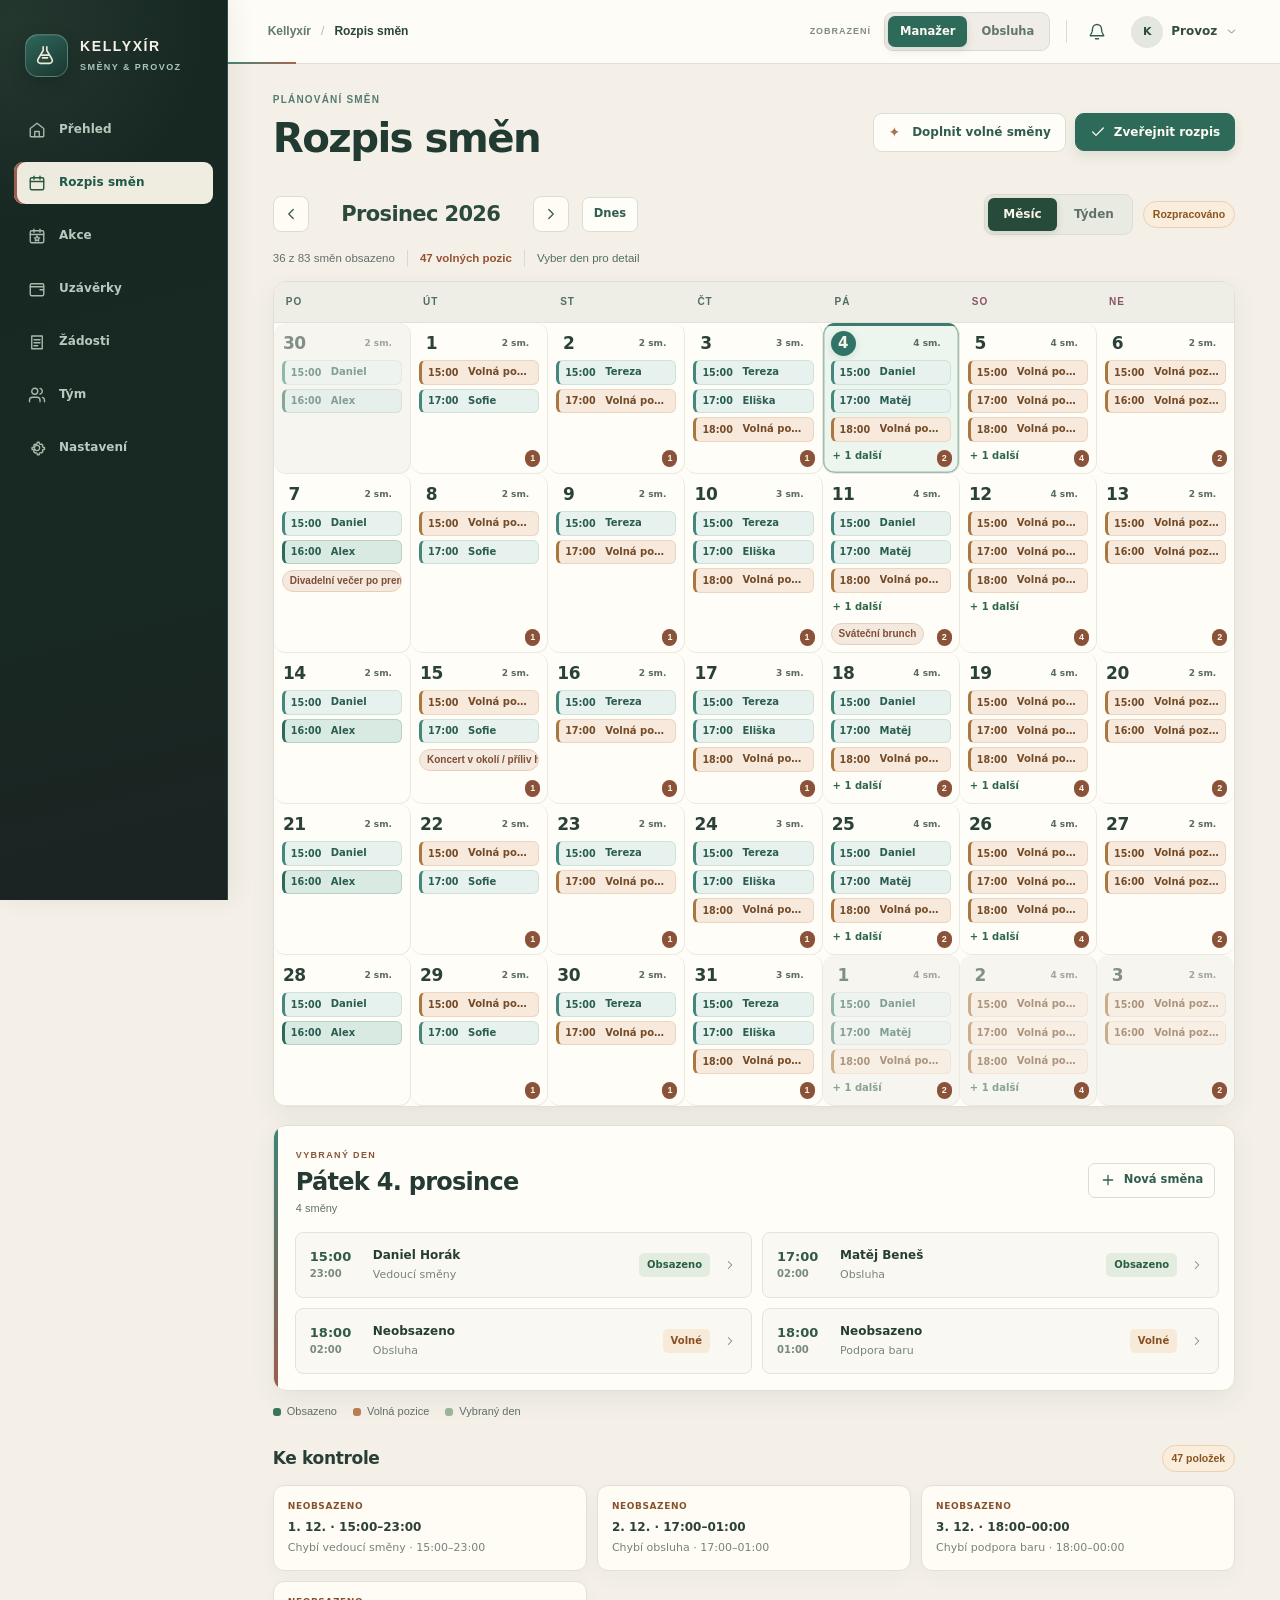
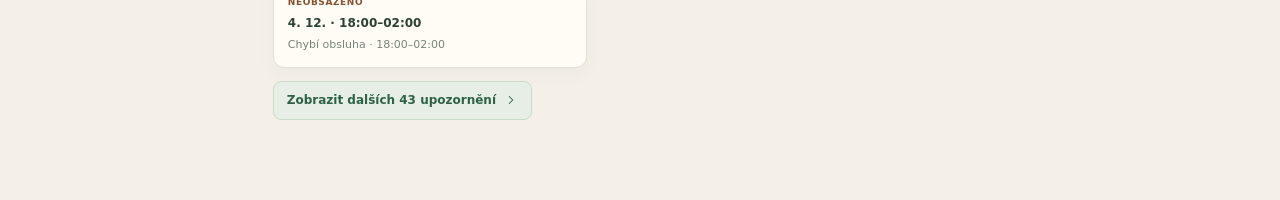
<file: index.html>
<!doctype html>
<html lang="cs">
<head>
<meta charset="UTF-8">
<meta name="robots" content="noindex,nofollow"><meta name="viewport" content="width=device-width,initial-scale=1.0"><meta name="theme-color" content="#f4f0e8">
<title>Kellyxír | Provoz a směny</title>
<style>
:root{--ink:#162023;--muted:#75807d;--line:#e8ebe7;--bg:#f6f7f4;--white:#fff;--dark:#121c20;--dark2:#1d2a2c;--lime:#d6e9ac;--accent:#527358;--accentlight:#eaf1e5;--amber:#c98d41;--red:#c4665a;--redlight:#fbefeb;--blue:#6d8d9b;--sh:0 16px 45px rgba(26,39,32,.035)}
*{box-sizing:border-box}html,body{margin:0;min-height:100%;background:var(--bg);font:14px/1.5 Inter,-apple-system,BlinkMacSystemFont,'Segoe UI',Arial,sans-serif;color:var(--ink)}button,input,select,textarea{font:inherit}button{cursor:pointer}button:disabled{opacity:.43;cursor:not-allowed}input,select,textarea{outline:none}input:focus,select:focus,textarea:focus{border-color:#6e9974!important;box-shadow:0 0 0 3px rgba(101,150,106,.12)}
.app{display:flex;min-height:100vh}.sidebar{width:244px;flex:0 0 244px;background:var(--dark);color:#f4f6f0;display:flex;flex-direction:column;padding:27px 15px;position:sticky;top:0;height:100vh}.brand{display:flex;gap:10px;align-items:center;padding:5px 12px 34px}.mark{display:grid;place-items:center;width:38px;height:38px;border:1px solid rgba(214,233,172,.5);border-radius:11px;color:#d6e9ac;font-size:21px;font-family:Georgia,serif;transform:rotate(-4deg)}.brandtext{font-weight:800;letter-spacing:.11em;font-size:17px;line-height:1.1}.brandtext small{display:block;color:#a3b6ae;font-weight:650;font-size:10px;letter-spacing:.23em;margin-top:5px}.navlabel{font-size:10px;letter-spacing:.16em;color:#7b8e8a;font-weight:750;padding:6px 15px 12px}.nav{display:grid;gap:4px}.navbtn{width:100%;border:none;background:none;color:#a9b9b1;display:flex;align-items:center;gap:13px;padding:12px 14px;border-radius:11px;text-align:left;font-weight:600;transition:.15s}.navbtn:hover{background:#283638;color:#fff}.navbtn.active{background:#d7e8bf;color:#1b3026}.navbtn svg{width:19px;height:19px;stroke-width:1.8;flex-shrink:0}.navbtn .count{margin-left:auto;font-size:11px;font-weight:800;background:rgba(255,255,255,.12);padding:1px 7px;border-radius:20px}.navbtn.active .count{background:#bbd3ae}.side-bottom{margin-top:auto;padding:14px 9px 0}.sidehint{background:#203034;border:1px solid #334345;border-radius:14px;padding:16px;font-size:12px;color:#afc0b7;line-height:1.55}.sidehint b{display:block;color:#e2eecf;margin-bottom:5px;font-size:13px}.side-foot{font-size:11px;color:#657b74;margin:19px 8px 0}.content{min-width:0;flex:1;display:flex;flex-direction:column}.topbar{height:76px;background:rgba(255,255,255,.82);border-bottom:1px solid var(--line);display:flex;align-items:center;justify-content:space-between;padding:0 36px;gap:12px}.breadcrumbs{font-size:12px;color:#95a09c;font-weight:650;letter-spacing:.035em}.breadcrumbs strong{color:#4b5b56;font-weight:750}.topright{display:flex;align-items:center;gap:10px}.mode{display:flex;align-items:center;background:#f0f2ef;padding:3px;border:1px solid #e8ebe6;border-radius:11px}.mode button{border:0;padding:7px 13px;border-radius:8px;background:none;color:#83918a;font-size:12px;font-weight:750}.mode button.active{background:white;color:#27392e;box-shadow:0 2px 7px #1e2c2d13}.avatarbtn{display:flex;align-items:center;gap:10px;background:none;border:none;padding:5px 0 5px 8px;font-weight:750;color:#263830}.avatar{background:#dfe8d8;color:#4a6653;width:34px;height:34px;border-radius:50%;display:inline-grid;place-items:center;font-size:12px;font-weight:850;flex-shrink:0}.bell{display:grid;place-items:center;border:1px solid var(--line);width:37px;height:37px;background:white;border-radius:11px;position:relative}.bell svg{width:17px}.red-dot{width:7px;height:7px;background:#d68b63;position:absolute;right:6px;top:6px;border-radius:50%;border:1px solid white}.main{padding:36px clamp(20px,4.1vw,62px) 72px;max-width:1630px;width:100%;margin:0 auto}.eyebrow{font-size:11px;letter-spacing:.16em;font-weight:850;color:#749278;text-transform:uppercase;margin-bottom:9px}.pagehead{display:flex;justify-content:space-between;align-items:flex-start;gap:20px;margin-bottom:30px}.pagehead h1{font-size:clamp(26px,2.55vw,36px);letter-spacing:-.052em;line-height:1.17;margin:0 0 9px;font-weight:780}.pagehead p{margin:0;color:var(--muted);font-size:13.5px}.headactions,.rowactions{display:flex;flex-wrap:wrap;gap:8px;align-items:center}.btn{background:white;border:1px solid #dce3da;color:#334c3c;border-radius:10px;padding:11px 15px;font-weight:750;font-size:12.5px;display:inline-flex;align-items:center;justify-content:center;gap:8px;transition:.15s;white-space:nowrap}.btn:hover{transform:translateY(-1px);border-color:#a2b3a4}.btn.primary{background:var(--dark);color:#fff;border-color:var(--dark)}.btn.primary:hover{background:#2b423d}.btn.green{background:#d7e8bf;border-color:#d7e8bf;color:#233d2b}.btn.danger{border-color:#ecd1cb;color:#a34e44}.btn.small{padding:7px 11px;font-size:11.5px;border-radius:8px}.btn.ghost{background:transparent;border-color:transparent}.btn svg,.icon svg{width:15px;height:15px;stroke-width:2}.cards{display:grid;grid-template-columns:repeat(4,minmax(0,1fr));gap:15px;margin-bottom:22px}.metric{background:white;border:1px solid var(--line);border-radius:17px;padding:21px;min-width:0;box-shadow:var(--sh)}.metriclabel{font-size:12px;color:#78877c;font-weight:680;display:flex;align-items:center;justify-content:space-between;gap:7px}.metriclabel svg{width:17px;height:17px;color:#9cb09b}.metricnum{font-size:30px;line-height:1.25;letter-spacing:-.055em;font-weight:785;margin-top:13px}.metricfoot{font-size:11.5px;color:#83918a;margin-top:5px}.metricfoot strong{color:#50795a}.two{display:grid;grid-template-columns:minmax(0,1.35fr) minmax(300px,.8fr);gap:20px}.panel{background:white;border:1px solid var(--line);border-radius:17px;box-shadow:var(--sh);overflow:hidden}.panelpad{padding:24px}.paneltitle{display:flex;align-items:center;justify-content:space-between;gap:12px;margin-bottom:22px}.paneltitle h2{font-size:16px;letter-spacing:-.02em;margin:0;font-weight:800}.panelsub{font-size:12px;color:#91a098;margin-top:2px}.mutelink{border:0;background:none;color:#53765b;font-weight:800;font-size:12px;cursor:pointer}.stack{display:grid;gap:10px}.shift-row{display:flex;align-items:center;gap:12px;padding:12px 13px;border:1px solid #edf0e9;background:#fafbf9;border-radius:12px}.shift-row .datebox{min-width:49px;min-height:50px;border-radius:10px;background:#edf2e8;display:grid;place-items:center;align-content:center;color:#48674d}.datebox b{font-size:18px;line-height:1}.datebox small{font-size:10px;font-weight:750}.shift-row .info{flex:1;min-width:0}.shift-row .info b{display:block;font-size:13px}.shift-row .info small{color:#839088;font-size:11px}.pill{border-radius:100px;background:#eff3ec;border:1px solid #e1e9dd;color:#55785c;padding:4px 9px;font-weight:750;font-size:10px;white-space:nowrap}.pill.warn{background:#fff4e8;color:#a57b3f;border-color:#f5dfc8}.pill.red{background:#fcf0ed;color:#ae6157;border-color:#efd6d0}.pill.blue{background:#eef3f6;color:#6b8594;border-color:#dce7ec}.alertrow{display:flex;align-items:flex-start;gap:11px;padding:13px 0;border-bottom:1px solid #eff1ed}.alertrow:last-child{border-bottom:none}.alertico{width:33px;height:33px;display:grid;place-items:center;border-radius:10px;background:#fcf4e8;color:#b18447;flex-shrink:0}.alertico svg{width:16px;height:16px}.alertrow b{font-size:12.5px;display:block;font-weight:800}.alertrow p{font-size:11.5px;color:#839087;margin:2px 0 0}.minihelp{color:#8a968f;font-size:12px;margin-top:12px}.quick{display:grid;grid-template-columns:repeat(3,1fr);gap:10px}.quick button{padding:16px;text-align:left;background:#f7f9f5;border:1px solid #e9eee5;border-radius:13px}.quick button:hover{background:#edf3e9}.quick b{display:block;font-size:12px;margin:8px 0 3px}.quick small{display:block;font-size:11px;color:#809087}.quick svg{width:20px;height:20px;color:#5a7d60}.progress{background:#edf1ec;height:7px;border-radius:30px;overflow:hidden;margin:14px 0 0}.progress>div{background:#a9c593;height:100%;border-radius:30px}.notice{padding:13px 16px;background:#f0f5eb;border:1px solid #dfebd7;border-radius:11px;color:#4b6850;font-size:12px;line-height:1.6;margin-bottom:20px}.notice.warn{background:#fff9ed;border-color:#f3e5cb;color:#916d39}.notice b{font-weight:800}.calendar-toolbar{display:flex;justify-content:space-between;align-items:center;gap:12px;margin-bottom:16px;flex-wrap:wrap}.weekcontrols{display:flex;gap:7px;align-items:center}.arrow{background:white;border:1px solid #e1e7df;border-radius:9px;width:36px;height:36px;display:grid;place-items:center}.arrow svg{width:16px;height:16px}.weekrange{font-weight:800;letter-spacing:-.015em;padding:0 6px}.calendar{display:grid;grid-template-columns:repeat(7,minmax(0,1fr));gap:10px}.day{background:white;border:1px solid var(--line);border-radius:13px;overflow:hidden;min-height:265px}.day.today{border-color:#a0bd99;box-shadow:inset 0 0 0 1px #a0bd99}.dayhdr{padding:16px 12px 11px;border-bottom:1px solid #f0f1ed}.dayhdr .top{display:flex;justify-content:space-between;align-items:baseline}.dayhdr small{font-size:10px;letter-spacing:.055em;text-transform:uppercase;font-weight:800;color:#93a099}.dayhdr b{font-size:20px;line-height:1;letter-spacing:-.05em}.daystatus{font-size:10px;color:#8f9a93;margin-top:8px}.daybody{padding:9px;display:grid;align-content:start;gap:7px}.shiftchip{width:100%;text-align:left;background:#f3f6f0;border:1px solid #e5ece1;border-left:3px solid #91b294;border-radius:8px;padding:9px 8px;transition:.15s}.shiftchip:hover{background:#e8f0e3}.shiftchip.open{border-color:#efdfc6;border-left-color:#d6a362;background:#fff9ef}.shiftchip.mine{background:#eaf1e3;border-left-color:#517959}.shiftchip small{display:block;color:#75907b;font-size:10px;font-weight:750}.shiftchip.open small{color:#b38951}.shiftchip b{display:block;margin:5px 0 2px;font-size:11.5px;line-height:1.2}.shiftchip span{font-size:10.5px;color:#788880}.emptyday{padding:20px 5px;color:#a7b3aa;text-align:center;font-size:11px}.dayadd{width:100%;border:1px dashed #dce7d8;border-radius:8px;background:white;padding:8px;font-size:11px;font-weight:760;color:#729076}.legend{margin-top:14px;display:flex;gap:17px;flex-wrap:wrap;color:#78867d;font-size:11px}.legend span{display:inline-flex;gap:6px;align-items:center}.dot{height:8px;width:8px;border-radius:3px;background:#93b498}.dot.amber{background:#d5a56c}.dot.dark{background:#567b5e}.sectiontop{display:flex;justify-content:space-between;gap:12px;align-items:center;margin:25px 0 13px}.sectiontop h2{font-size:17px;margin:0;letter-spacing:-.02em}.issuegrid{display:grid;grid-template-columns:repeat(3,minmax(0,1fr));gap:11px}.issue{background:white;border:1px solid var(--line);border-radius:11px;padding:14px}.issue b{font-size:12px;display:block}.issue p{font-size:11.5px;color:#7e8982;margin:4px 0 0}.issue .tag{font-size:10px;font-weight:800;display:block;color:#b78541;margin-bottom:6px}.reqs{display:grid;gap:11px}.reqcard{border:1px solid #e9ede7;border-radius:14px;padding:17px;display:flex;justify-content:space-between;align-items:center;gap:15px;background:white}.reqleft{display:flex;gap:12px;align-items:flex-start}.reqleft h3{font-size:13px;margin:0 0 5px}.reqleft p{font-size:12px;color:#7f8c83;margin:0}.reqleft small{display:block;color:#9ca99f;margin-top:6px;font-size:11px}.reqtitle{font-size:12px;font-weight:850}.reqbubble{border-radius:12px;background:#eef3ea;padding:10px;display:grid;place-items:center;color:#537458;flex-shrink:0}.reqbubble svg{width:19px;height:19px}.teamgrid{display:grid;grid-template-columns:repeat(3,minmax(0,1fr));gap:13px}.teamcard{background:white;border:1px solid var(--line);border-radius:15px;padding:20px;cursor:pointer;transition:.15s}.teamcard:hover{border-color:#b0c5b1;transform:translateY(-1px)}.teamperson{display:flex;gap:10px;align-items:center}.teamperson b{font-size:13px;display:block}.teamperson small{font-size:11px;color:#87968b}.teamstats{border-top:1px solid #edf0eb;margin-top:17px;padding-top:13px;display:flex;justify-content:space-between;gap:10px;color:#74847a;font-size:11px}.teamstats strong{display:block;font-size:17px;color:#233a2d;letter-spacing:-.04em}.formgrid{display:grid;grid-template-columns:repeat(2,minmax(0,1fr));gap:15px}.field{display:grid;gap:7px;align-content:start}.field.full{grid-column:1/-1}.field label{font-size:12px;color:#69796f;font-weight:750}.field input,.field select,.field textarea{border:1px solid #dfe6dc;padding:11px 12px;border-radius:10px;background:#fff;width:100%;color:#24372b;min-height:42px;font-size:13px}.field textarea{resize:vertical;min-height:90px}.fieldhelp{font-size:11px;color:#9aa69e}.formactions{margin-top:18px;display:flex;gap:9px;justify-content:flex-end}.availgrid{display:grid;grid-template-columns:repeat(7,minmax(0,1fr));gap:11px}.availday{padding:16px 8px;border:1px solid #e5eae3;border-radius:12px;text-align:center;background:white;cursor:pointer;min-height:145px;display:flex;flex-direction:column;align-items:center;justify-content:center}.availday.off{background:#faf0ee;border-color:#efd6d1}.availday:hover{border-color:#8fab92}.availday b{font-size:24px;letter-spacing:-.06em}.availday .t{font-size:10.5px;font-weight:850;color:#819087;text-transform:uppercase;letter-spacing:.04em}.availday .stat{font-size:11px;font-weight:800;margin-top:14px;color:#597c5e;background:#eef5eb;border-radius:20px;padding:6px 11px}.availday.off .stat{background:#fae4df;color:#aa645b}.hintbox{border:1px solid #e6ece2;background:#f8faf7;border-radius:12px;padding:18px;margin-top:20px;color:#6f7f73;font-size:12px}.myhero{background:#162620;color:white;border-radius:18px;padding:27px;display:flex;justify-content:space-between;gap:18px;align-items:center;margin-bottom:20px;position:relative;overflow:hidden}.myhero:after{content:'✧';position:absolute;font-family:Georgia,serif;font-size:180px;right:110px;top:-88px;color:#ffffff07;pointer-events:none}.myhero .tag{font-size:11px;color:#bad6ae;font-weight:750;letter-spacing:.08em;text-transform:uppercase}.myhero h2{font-size:clamp(23px,2.6vw,34px);letter-spacing:-.04em;margin:7px 0 4px}.myhero p{margin:0;color:#b9cabe;font-size:12px}.myhero .btn{z-index:1}.empty{padding:37px 17px;text-align:center;color:#8e9b92;font-size:13px}.empty svg{display:block;width:34px;height:34px;color:#c4d3c2;margin:0 auto 11px}.profilehero{display:flex;align-items:center;gap:20px}.bigavatar{display:grid;place-items:center;width:76px;height:76px;border-radius:21px;background:#dce9d6;font-size:24px;font-weight:850;color:#4f7656}.profilehero h2{font-size:23px;margin:0 0 3px;letter-spacing:-.03em}.profilehero p{margin:0;color:#849188}.activity{display:flex;gap:12px;padding:13px 0;border-bottom:1px solid #f0f1ed;font-size:12px}.activity:last-child{border:0}.actdot{height:9px;width:9px;border-radius:50%;background:#a8c296;margin-top:5px;flex-shrink:0}.activity small{display:block;color:#99a69e;font-size:11px;margin-top:2px}.money{font-weight:800}.mobmenu{display:none}.mobshade{display:none}.modalcover{position:fixed;z-index:20;inset:0;background:rgba(14,24,18,.48);display:grid;place-items:center;padding:16px;backdrop-filter:blur(3px)}.modal{width:min(100%,520px);max-height:min(90vh,800px);overflow:auto;background:white;border-radius:18px;box-shadow:0 25px 80px #172a2345}.modalheader{padding:23px 25px 18px;border-bottom:1px solid #edf0ea;display:flex;align-items:flex-start;justify-content:space-between;gap:15px}.modalheader h2{font-size:20px;letter-spacing:-.03em;margin:0}.modalheader p{color:#8b988f;font-size:12px;margin:4px 0 0}.modalcontent{padding:23px 25px 25px}.close{border:0;background:#f3f5f1;width:31px;height:31px;display:grid;place-items:center;border-radius:9px;color:#536c59}.close svg{width:17px}.toastbox{position:fixed;bottom:22px;right:22px;z-index:50;display:grid;gap:8px}.toast{background:#1c3227;color:white;padding:13px 16px;border-radius:11px;box-shadow:0 12px 35px #122a2050;font-size:12px;max-width:360px;animation:pop .15s ease}.toast.error{background:#7d3e34}@keyframes pop{from{transform:translateY(8px);opacity:0}to{transform:translateY(0);opacity:1}}.inlinebox{background:#f8faf6;border:1px solid #e7eee5;padding:12px;border-radius:10px;margin:14px 0;font-size:12px;color:#738478}.tabhead{display:flex;gap:10px;align-items:center;margin-bottom:20px;flex-wrap:wrap}.tab{background:#fff;border:1px solid #e2e8dd;padding:8px 14px;border-radius:9px;color:#79887d;font-size:12px;font-weight:760}.tab.active{background:#e6eedf;border-color:#cddfc5;color:#43684a}a{color:#54785c}
@media(max-width:1160px){.sidebar{width:211px;flex-basis:211px}.topbar{padding:0 23px}.main{padding:30px 25px}.cards{grid-template-columns:repeat(2,1fr)}.calendar{gap:6px}.dayhdr{padding:12px 8px}.daybody{padding:6px}.shiftchip{padding:8px 6px}.teamgrid{grid-template-columns:repeat(2,1fr)}}
@media(max-width:850px){.sidebar{position:fixed;z-index:12;left:0;top:0;transform:translateX(-100%);transition:transform .2s;height:100dvh}.sidebar.show{transform:none}.mobshade.show{display:block;position:fixed;z-index:11;inset:0;background:#0d18187b}.mobmenu{display:grid;place-items:center;border:0;background:transparent;color:#283b31;margin-right:5px}.mobmenu svg{width:21px}.topbar{height:67px;padding:0 16px}.topbar .breadcrumbs{display:none}.topright{margin-left:auto}.pagehead{flex-wrap:wrap}.two{grid-template-columns:1fr}.calendar{grid-template-columns:repeat(4,minmax(0,1fr))}.day{min-height:210px}.issuegrid{grid-template-columns:repeat(2,1fr)}.main{padding:24px 15px}.pagehead h1{font-size:28px}.teamgrid{grid-template-columns:repeat(2,1fr)}}
@media(max-width:560px){.avatarbtn .who{display:none}.mode button{font-size:11px;padding:7px 8px}.topright{gap:6px}.topbar{padding:0 11px}.pagehead{margin-bottom:23px}.headactions{width:100%}.headactions .btn{flex:1}.cards{gap:9px}.metric{padding:15px}.metricnum{font-size:25px}.calendar{grid-template-columns:repeat(2,minmax(0,1fr))}.day{min-height:195px}.dayhdr{display:flex;align-items:center;gap:10px}.dayhdr .top{gap:8px;align-items:center}.daystatus{margin:0}.availgrid{grid-template-columns:repeat(2,1fr)}.availday{min-height:115px}.quick{grid-template-columns:1fr}.issuegrid,.teamgrid,.formgrid{grid-template-columns:1fr}.field.full{grid-column:auto}.reqcard{align-items:flex-start;flex-direction:column}.reqcard .rowactions{padding-left:43px}.myhero{padding:23px;align-items:flex-start;flex-direction:column}.myhero .btn{width:100%}.profilehero{gap:13px}.panelpad{padding:18px}.modalheader,.modalcontent{padding:18px}.weekrange{font-size:12px}.weekcontrols{gap:4px}}

/* Kellyxír — refinované rozhraní 02 */
:root{--ink:#202923;--muted:#79867d;--line:#e7eae4;--bg:#f7f8f5;--white:#fff;--dark:#1e302a;--dark2:#28483c;--lime:#dce9d8;--accent:#33654f;--accentlight:#ecf3ed;--amber:#b88045;--red:#b9685a;--redlight:#fbefec;--blue:#6d8d9b;--sh:0 2px 12px rgba(25,38,29,.018)}
html,body{font-family:Inter,ui-sans-serif,-apple-system,BlinkMacSystemFont,'Segoe UI',Arial,sans-serif;font-size:14px;line-height:1.45;color:var(--ink);background:var(--bg);-webkit-font-smoothing:antialiased}
button{-webkit-tap-highlight-color:transparent}
button:focus-visible,[role="button"]:focus-visible{outline:2px solid #42745b;outline-offset:3px}
.ui-icon{display:block;width:18px;height:18px;flex:none;vertical-align:middle;stroke-width:1.75}
svg{vertical-align:middle}
.app{background:var(--bg)}
.sidebar{width:228px;flex-basis:228px;background:#fff;color:#293a30;padding:30px 14px 18px;border-right:1px solid #e8ece6;box-shadow:none;z-index:4}
.brand{padding:3px 10px 56px;gap:11px;align-items:center}
.mark{width:38px;height:38px;transform:none;border:none;border-radius:11px;background:#213f33;color:#edf7e9;font:italic 26px/1 Georgia,'Times New Roman',serif;position:relative;display:grid;place-items:center;letter-spacing:-.12em;padding-right:4px}
.mark-dot{position:absolute;right:6px;top:7px;width:4px;height:4px;background:#b4d4a4;border-radius:50%}
.brandtext{font-size:15px;letter-spacing:.10em;font-weight:840;color:#20372b;line-height:1.12}
.brandtext small{font-size:9px;letter-spacing:.17em;color:#9ba69c;margin-top:6px;font-weight:700}
.navlabel,.sidebar-label{color:#9ba69d;font-size:10px;letter-spacing:.125em;font-weight:760;padding:0 12px 14px}
.nav{gap:5px}
.navbtn{color:#68776b;min-height:44px;border-radius:9px;padding:11px 12px;font-size:13px;font-weight:620;gap:13px;transition:background .12s ease,color .12s ease}
.navbtn .ui-icon{width:18px;height:18px;stroke-width:1.85;color:#8c9a8f}
.navbtn:hover{background:#f4f7f2;color:#274837}
.navbtn.active{background:#edf3eb;color:#24533d;font-weight:750}
.navbtn.active .ui-icon{color:#32654c}
.navbtn .count{background:#f1f2ef;color:#6a816e;font-size:11px;font-weight:700;line-height:1.5;padding:1px 7px}
.navbtn.active .count{background:#d8e6d5;color:#38634a}
.side-bottom{border-top:1px solid #edf0ea;margin-top:auto;padding:25px 0 3px}
.sidebar-label{padding:0 12px 11px}
.workplace{display:flex;gap:10px;align-items:center;padding:10px 12px;border-radius:10px;background:#f7f8f5}
.workplace-symbol{width:33px;height:33px;flex:none;display:grid;place-items:center;border-radius:8px;border:1px solid #d8e3d6;background:#ebf1e8;color:#3d6650;font:italic 21px Georgia,serif}
.workplace strong{display:block;color:#33443b;font-size:12px;font-weight:780;line-height:1.2}
.workplace small{display:block;color:#9aa59a;font-size:11px;margin-top:3px}
.workplace-status{width:7px;height:7px;border-radius:50%;background:#90b58f;margin-left:auto}
.content{min-width:0}
.topbar{height:70px;min-height:70px;background:#fff;border-color:var(--line);padding:0 clamp(22px,3.1vw,48px)}
.header-left{display:flex;align-items:center;gap:12px;min-width:0}
.breadcrumbs{font-size:12px;letter-spacing:0;color:#9da79d;display:flex;align-items:center;gap:10px;white-space:nowrap}
.breadcrumbs strong{font-weight:720;color:#37483d}
.crumb-root{color:#89968c;font-weight:650}
.crumb-slash{color:#c9d0ca;font-weight:450}
.topright{gap:13px}
.mode-label{font-size:10px;letter-spacing:.12em;color:#a2ada4;font-weight:780;margin-right:0}
.mode{border-radius:9px;background:#f4f6f2;border:1px solid #e9eee8;padding:3px;gap:2px}
.mode button{font-size:11.5px;border-radius:6px;padding:7px 12px;font-weight:700;color:#8c998f;min-height:29px}
.mode button.active{box-shadow:0 1px 3px rgba(21,38,27,.08);color:#1d4933;background:#fff}
.header-divider{height:23px;width:1px;background:#e8ebe5;display:block;margin-left:3px}
.bell{border:0;background:transparent;width:33px;height:35px;border-radius:8px;color:#65766a;display:grid;place-items:center}
.bell:hover{background:#f1f4ef}
.bell .ui-icon{width:18px;height:18px}
.bell .red-dot{display:none}
.avatarbtn{padding:4px 2px 4px 5px;color:#3e5044;gap:8px;font-size:12px;font-weight:720}
.avatarbtn .avatar{background:#e8eee5!important;color:#42604d;width:32px;height:32px;font-size:11px}
.avatarbtn>.ui-icon{width:13px;height:13px;transform:rotate(90deg);color:#94a198}
.main{padding:37px clamp(22px,3.5vw,52px) 80px;max-width:1580px}
.eyebrow{font-size:10px;letter-spacing:.13em;color:#5a7d66;margin-bottom:9px;font-weight:770}
.pagehead{align-items:center;margin-bottom:29px;gap:18px}
.pagehead-copy{min-width:0}
.pagehead h1{font-size:clamp(26px,2.3vw,33px);font-weight:750;letter-spacing:-.046em;line-height:1.2;color:#1e2a23;margin:0 0 7px}
.pagehead p{font-size:13px;line-height:1.45;color:#859086}
.headactions{gap:9px}
.btn{min-height:39px;border-radius:8px;padding:10px 14px;font-size:12px;font-weight:710;letter-spacing:0;border:1px solid #dfe6dd;box-shadow:none;color:#355640;gap:9px}
.btn:hover{transform:none;background:#f8faf6;border-color:#b7cbbb}
.btn.primary{background:#294d3a;color:#fff;border-color:#294d3a}
.btn.primary:hover{background:#1e3b2d;border-color:#1e3b2d}
.btn.green,.btn.outline{background:#fff;color:#2f674c;border:1px solid #c9d9c9}
.btn.green:hover,.btn.outline:hover{background:#edf4ed;border-color:#9fbea4}
.btn.small{padding:7px 11px;min-height:31px;font-size:11.5px;border-radius:7px}
.btn.danger{color:#a85c50;background:#fff;border-color:#eed8d1}
.btn svg,.btn .ui-icon{width:16px;height:16px;stroke-width:1.9}
.btn.ghost{background:transparent}
.week-state{display:flex;align-items:center;gap:18px;padding:16px 19px;border:1px solid #e0e9dc;border-radius:11px;background:#f0f5ef;margin-bottom:18px}
.week-state-main{display:flex;align-items:center;gap:9px;white-space:nowrap;font-size:12px;color:#6c806f}
.week-state-main strong{font-weight:800;color:#2c5138}
.state-indicator{width:8px;height:8px;border-radius:50%;background:#b68a45;flex:none;box-shadow:0 0 0 4px #e8ebdb}
.state-indicator.published{background:#4a9771;box-shadow:0 0 0 4px #dbeadf}
.week-state-separator{color:#b6c3b7;margin:0 1px}
.week-state-track{margin-left:auto;height:6px;background:#dfe8dd;border-radius:20px;min-width:75px;max-width:220px;flex:1;overflow:hidden}
.week-state-track>span{display:block;height:100%;background:#407b58;border-radius:20px;transition:width .25s}
.week-state-pct{color:#3e7656;font-weight:780;font-size:12px;min-width:40px;text-align:right}
.cards{gap:13px;margin-bottom:19px}
.metric{border-radius:12px;padding:19px 20px 18px;box-shadow:none;background:#fff;border:1px solid #e7ebe5}
.metric-top{display:flex;align-items:center;justify-content:space-between;gap:8px}
.metriclabel{font-size:12px;font-weight:660;color:#77877a;display:block}
.metric-icon{display:grid;place-items:center;width:28px;height:28px;border-radius:8px;color:#86a18d;background:#f3f7f1;flex:none}
.metric-icon .ui-icon{width:15px;height:15px;stroke-width:1.7}
.metricnum{font-size:29px;margin-top:8px;font-weight:770;color:#1f3025;letter-spacing:-.055em;line-height:1.15;font-variant-numeric:tabular-nums}
.metricfoot{font-size:11.5px;margin-top:9px;color:#95a197}
.metricfoot strong{color:#3e7554}
.two{grid-template-columns:minmax(0,1.28fr) minmax(310px,.84fr);gap:17px}
.dashboard-grid{align-items:start}
.panel{border-radius:12px;box-shadow:none;border:1px solid #e5eae3;background:#fff;overflow:hidden}
.panelpad{padding:23px}
.panelheading,.paneltitle{padding:22px 23px 16px;margin:0;display:flex;align-items:center;justify-content:space-between;gap:16px}
.panelheading h2,.paneltitle h2{font-size:15px;font-weight:770;color:#26372a;line-height:1.3;letter-spacing:-.025em;margin:0}
.panelheading p,.panelsub{font-size:11.5px;color:#98a49a;margin:5px 0 0}
.panelpad>.paneltitle{padding:0;margin-bottom:18px}
.mutelink{font-size:11.5px;font-weight:730;color:#356f51;display:inline-flex;align-items:center;gap:5px;white-space:nowrap;padding:4px 0}
.mutelink .ui-icon{width:13px;height:13px}
.mutelink:hover{text-decoration:underline}
.right-column{gap:17px}
.daylist{padding:0 10px 11px}
.dayline{width:100%;border:0;border-bottom:1px solid #eef0ec;background:transparent;text-align:left;display:flex;align-items:center;gap:15px;padding:13px 14px;color:inherit;min-height:73px;transition:background .12s}
.dayline:last-child{border-bottom:0}
.dayline:hover{background:#f6f9f4;border-radius:8px}
.dayline.current .dayline-date{background:#e5efe3;color:#2e6847;border-color:#d1e4cc}
.dayline-date{width:42px;height:45px;border-radius:8px;border:1px solid #e9ede7;background:#f7f8f6;display:grid;align-content:center;justify-items:center;flex:none}
.dayline-date b{font-size:17px;line-height:1.12;letter-spacing:-.04em;color:#34493a}
.dayline-date small{font-size:10px;font-weight:700;color:#879789;line-height:1.35}
.dayline-info{min-width:0;flex:1}
.dayline-info b{font-weight:710;font-size:12.5px;display:block;color:#2e3f32;margin-bottom:2px}
.dayline-info small{font-size:11px;color:#97a399;display:block}
.dayline-status{font-size:10.5px;font-weight:730;white-space:nowrap;color:#487458;background:#f0f6f0;padding:6px 9px;border-radius:6px}
.dayline-status.attention{background:#fff5e9;color:#9f7240}
.dayline>.ui-icon{width:14px;height:14px;color:#b5beb3;margin-left:0}
.alerts-list{padding:0 13px 10px}
.alertitem{background:transparent;border:0;border-bottom:1px solid #eef1ed;padding:12px 10px;text-align:left;display:flex;gap:10px;align-items:center;width:100%;min-height:63px;color:inherit}
.alertitem:last-child{border-bottom:0}
.alertitem:hover{background:#fafaf7;border-radius:8px}
.alertico{width:31px;height:31px;border-radius:8px;background:#fcf2e7;color:#b68149;display:grid;place-items:center;flex:none}
.alertico .ui-icon{width:15px;height:15px}
.alert-info{flex:1;min-width:0}
.alert-info b{font-size:11.8px;font-weight:730;display:block;margin-bottom:4px;color:#354336}
.alert-info small{display:block;font-size:10.8px;color:#93a096;line-height:1.4}
.alertitem>.ui-icon{width:14px;height:14px;color:#c6cfc5}
.panelbottom{width:100%;background:#fafbf9;border:0;border-top:1px solid #edf0ea;padding:13px 18px;color:#356c4e;font-size:11.5px;font-weight:720;display:flex;gap:7px;align-items:center;justify-content:center}
.panelbottom .ui-icon{width:14px;height:14px}
.budget-panel .panelheading>.ui-icon{color:#a2b5a4}
.budgetnumbers{display:flex;justify-content:space-between;align-items:baseline;gap:10px;margin:0 23px 8px;flex-wrap:wrap}
.budgetnumbers b{font-weight:790;font-size:24px;letter-spacing:-.04em;color:#273e2c;line-height:1.15}
.budgetnumbers span{font-size:11px;color:#788a7c}
.budget-panel .progress{margin:14px 23px 11px}
.budgetfoot{padding:0 23px 19px;display:flex;gap:10px;justify-content:space-between;align-items:center;color:#9da99e;font-size:11px}
.progress{margin:11px 0 0;height:6px;border-radius:6px;background:#eaf0e8}
.progress>div{background:#5a9475}
.pill{font-size:10.5px;font-weight:680;padding:5px 9px;color:#467552;background:#eef5ec;border:1px solid #e0eadd}
.pill.warn{background:#fff4e8;color:#a57943;border-color:#f1e1cf}
.pill.red{background:#fcf0ed;color:#ae6157;border-color:#efd6d0}
.pill.blue{background:#eef3f6;color:#6b8594;border-color:#dce7ec}
.myhero{padding:28px 31px;margin-bottom:19px;border-radius:12px;background:#1e3a30;color:white;min-height:204px;align-items:end;isolation:isolate}
.myhero:after{display:none}
.myhero-content{position:relative;z-index:2}
.hero-kicker{font-size:10px;letter-spacing:.13em;font-weight:730;color:#bfd7c1;display:flex;align-items:center;gap:9px}
.hero-indicator{height:7px;width:7px;background:#b2d1ad;border-radius:50%;box-shadow:0 0 0 4px #ffffff0e}
.hero-day{font-size:13px;color:#d1e2d1;margin-top:17px;font-weight:630}
.myhero h2{font-size:clamp(33px,3.5vw,44px);margin:3px 0 7px;font-weight:760;letter-spacing:-.065em;line-height:1.15;font-variant-numeric:tabular-nums}
.myhero h2 span{font-weight:390;color:#89ae95}
.myhero p{color:#c7d8c8;font-size:12px}
.hero-sep{padding:0 5px;color:#95b69e}
.myhero .hero-button{position:relative;z-index:2;background:#fff;color:#2e583f;border-color:#fff;min-height:40px}
.myhero .hero-button:hover{background:#eff5ee}
.hero-watermark{font:italic 220px/.9 Georgia,serif;position:absolute;right:20%;top:-38px;color:#ffffff08;pointer-events:none;z-index:-1;transform:rotate(-11deg)}
.panel-inner{padding:0 21px 20px}
.staff-columns{align-items:start}
.staff-columns .panelheading{padding-bottom:18px}
.staff-columns .panel-inner.stack{gap:8px}
.shift-row{background:#fff;border:1px solid #e9ede8;border-radius:9px;padding:10px 11px;min-height:64px;gap:12px}
.shift-row:hover{border-color:#d6e2d6}
.shift-row.interactive{width:100%;text-align:left;color:inherit;cursor:pointer}
.shift-row.interactive:hover{background:#fafcf9;border-color:#cddfcf}
.shift-row .info b{font-size:12.5px;color:#2d3e31;font-weight:740}
.shift-row .info small{color:#93a095;font-size:11px;margin-top:2px;display:block;line-height:1.35}
.shift-row .datebox,.datebox{width:39px;min-width:39px;height:43px;min-height:43px;border-radius:8px;background:#eff4ee;color:#3d6b49;display:grid;place-items:center;align-content:center}
.datebox b{font-size:16px}
.datebox small{font-size:9.5px}
.shift-duration{color:#738d77;background:#f0f6ed;border-radius:6px;padding:4px 7px;font-size:11px;font-weight:740}
.shift-row>.ui-icon{width:15px;height:15px;color:#a7b6aa}
.panelnote{border-top:1px solid #eef1ec;background:#fafbf9;color:#859489;font-size:11px;padding:12px 22px}
.empty.compact{padding:24px 18px;min-height:115px;display:flex;align-items:center;justify-content:center;flex-direction:column;gap:6px;color:#8c9a8d;text-align:center;font-size:12px;line-height:1.45}
.empty.compact svg{margin:0 0 3px;width:23px;height:23px;color:#a7bcad}
.empty.compact strong{font-size:12px;color:#627668}
.empty.compact span{font-size:11px;color:#9aa69c}
/* Týdenní rozpis */
.calendar-toolbar{margin-top:1px;margin-bottom:16px}
.weekcontrols{gap:7px}
.arrow{background:#fff;border-color:#e1e7de;width:35px;height:35px;border-radius:8px}
.arrow:hover{background:#eef5ed}
.arrow .ui-icon{width:16px;height:16px}
.weekrange{padding:0 8px;font-weight:740;font-size:13px;color:#34483a}
.calendar{gap:9px}
.day{border-radius:10px;min-height:286px;border:1px solid #e7ece5;box-shadow:none}
.day.today{border-color:#a8c5aa;box-shadow:0 0 0 1px #c8dcca}
.dayhdr{padding:14px 11px 12px;border-bottom:1px solid #eff1ec;background:#fff;min-height:82px}
.dayhdr .top{align-items:center}
.dayhdr small{font-size:10px;color:#899a8d;letter-spacing:.04em}
.dayhdr b{font-size:20px;color:#293c2f;font-weight:750}
.daystatus{color:#a0aca1;font-size:10px;margin-top:7px}
.daybody{padding:8px;gap:7px}
.shiftchip{background:#f3f7f2;border:1px solid #e1eae1;border-left:3px solid #78a285;border-radius:7px;padding:9px 8px;min-height:71px}
.shiftchip:hover{background:#eaf3e9}
.shiftchip.open{background:#fff9f1;border-color:#f1e4d2;border-left-color:#c08b50}
.shiftchip.mine{background:#e8f1e7;border-left-color:#356a49}
.shiftchip small{font-size:10px;font-weight:740;color:#70907b}
.shiftchip b{font-size:11.3px;font-weight:750;letter-spacing:-.01em;margin:6px 0 3px;line-height:1.2}
.shiftchip span{font-size:10px;color:#819287;line-height:1.3;display:block}
.shiftchip.open small{color:#ac875e}
.dayadd{padding:7px 5px;min-height:30px;display:inline-flex;align-items:center;justify-content:center;gap:3px;font-size:10px;color:#6b9273;border-color:#d3e0d3;border-radius:7px}
.dayadd .ui-icon{width:12px;height:12px}
.dayadd:hover{background:#f0f6ef}
.emptyday{color:#a5aea5}
.legend{font-size:11px;color:#829086;gap:16px}
.dot,.dot.dark{background:#598b67}.dot.amber{background:#cd9857}
.issuegrid{gap:10px}
.issue{border:1px solid #e6ebe4;border-radius:9px;transition:.12s}
.issue:hover{background:#fafcf8;border-color:#b9d0bd}
.issue .tag{font-size:9px;color:#ac824c;letter-spacing:.065em}
.issue b{font-size:12px;color:#344235}
.issue p{font-size:11px}
/* Requests, team, availability, profile, settings */
.stack{gap:10px}
.panelpad .tabhead{margin-bottom:19px}
.tab{border-radius:7px;padding:8px 13px;color:#7a8a7e;font-weight:680}
.tab.active{background:#e9f2e8;color:#346646;border-color:#d1e3d1}
.reqcard{border:1px solid #eaede9;border-radius:9px;padding:16px;gap:16px}
.reqleft{align-items:center;gap:13px}
.reqleft h3{font-weight:750;font-size:12.5px;color:#2f4032}
.reqleft p{font-size:11.5px}
.reqleft small{font-size:10.5px}
.reqbubble{background:#eff5ed;border-radius:8px;width:38px;height:38px;padding:0}
.reqbubble .ui-icon{width:18px;height:18px}
.teamgrid{gap:13px}
.teamcard{border-radius:11px;padding:20px}
.teamcard:hover{transform:none;background:#fdfefd;border-color:#accaae}
.teamperson b{font-size:13px}
.teamperson small{display:block;font-size:11px;margin-top:3px}
.teamstats{margin-top:18px}
.teamstats strong{font-size:17px}
.teamcard .minihelp{font-size:11px}
.formgrid{gap:16px}
.field label{font-size:11.5px;color:#526657;font-weight:720}
.field input,.field select,.field textarea{border-radius:8px;border-color:#dce5dc;min-height:41px;color:#293b2f;font-size:13px}
.field input:focus,.field select:focus,.field textarea:focus{border-color:#83ad8c!important;box-shadow:0 0 0 3px #e8f2e9}
.formactions{margin-top:22px}
.availgrid{gap:11px}
.availday{min-height:139px;border-radius:10px;border-color:#e3e9e1}
.availday:hover{border-color:#9dbda2;background:#fbfdfb}
.availday b{font-size:25px;color:#2e4031}
.availday .stat{border-radius:6px;padding:6px 9px;font-size:10px;background:#eef5ea;color:#467953}
.availday.off{background:#fff8f6;border-color:#edd9d2}
.availday.off .stat{color:#a85f52;background:#fbece7}
.hintbox{border-radius:9px;background:#fbfcfa;border-color:#e5ebe3;color:#7a8b7d;line-height:1.65}
.notice{background:#f0f6ee;color:#4e7456;border-color:#ddebdc;border-radius:9px;font-size:12px}
.notice.warn{background:#fff8ed;border-color:#f4e3c9;color:#976e3c}
.inlinebox{border-radius:8px;background:#f9fbf8;border-color:#e3ebe0;color:#637969;font-size:12px;line-height:1.55}
.profilehero h2{font-size:22px}
.bigavatar{border-radius:14px}
.activity{font-size:12px;align-items:flex-start}
.activity small{font-size:11px}
.modalcover{background:rgba(24,40,29,.55);backdrop-filter:blur(3px);z-index:21}
.modal{border-radius:13px;box-shadow:0 30px 90px rgba(12,33,21,.2)}
.modalheader{padding:22px 24px 16px}
.modalheader h2{font-size:18px}
.modalheader p{font-size:11.5px}
.modalcontent{padding:22px 24px 25px}
.close{background:#f0f4ee;border-radius:8px;width:32px;height:32px}
.close .ui-icon{width:18px;height:18px}
.toast{background:#234532;border-radius:9px;font-size:12px}
@media(max-width:1220px){.sidebar{width:210px;flex-basis:210px}.main{padding:31px 25px 60px}.topbar{padding:0 26px}.metric{padding:17px}.metricnum{font-size:27px}.cards{grid-template-columns:repeat(4,minmax(0,1fr))}.calendar{gap:6px}.dayhdr{padding:13px 8px}.daybody{padding:6px}.shiftchip{padding:8px 6px}}
@media(max-width:1080px){.cards{grid-template-columns:repeat(2,minmax(0,1fr))}.two{grid-template-columns:1fr}.calendar{grid-template-columns:repeat(4,minmax(0,1fr))}.day{min-height:215px}.right-column{display:grid;grid-template-columns:1.05fr 1fr;gap:13px}.budgetnumbers{flex-direction:column;align-items:start}}
@media(max-width:850px){.sidebar{width:234px;flex-basis:234px;z-index:15;box-shadow:10px 0 40px #132b2414}.sidebar.show{transform:translateX(0)}.mobshade.show{z-index:14;background:#142b226e}.mobmenu{width:36px;height:36px;display:grid;place-items:center;border:1px solid #e5ebe4;border-radius:8px;background:#fff;margin:0;color:#3d6048}.mobmenu .ui-icon{width:18px;height:18px}.topbar{padding:0 21px;height:65px;min-height:65px}.breadcrumbs{display:flex!important}.main{padding:28px 19px 55px}.pagehead h1{font-size:29px}.right-column{grid-template-columns:1fr 1fr}.teamgrid{grid-template-columns:repeat(2,minmax(0,1fr))}}
@media(max-width:650px){.mode-label,.header-divider,.crumb-root,.crumb-slash{display:none}.topbar{padding:0 14px}.topright{gap:7px}.mode button{padding:7px 9px;font-size:11px}.avatarbtn{gap:0;padding:3px}.avatarbtn .avatar{width:30px;height:30px}.avatarbtn .who,.avatarbtn>.ui-icon{display:none}.topbar .breadcrumbs{font-size:13px}.bell{width:31px}.main{padding:24px 13px 45px}.pagehead{align-items:flex-start;gap:17px;margin-bottom:21px}.pagehead h1{font-size:27px}.pagehead p{font-size:12px}.eyebrow{font-size:9.5px}.headactions{gap:8px;width:100%}.headactions .btn{flex:1;white-space:normal;line-height:1.15;min-height:42px;padding:9px 10px;text-align:center}.cards{gap:9px;margin-bottom:13px}.metric{padding:14px;min-height:126px}.metriclabel{font-size:11px}.metric-icon{width:25px;height:25px}.metric-icon .ui-icon{width:14px;height:14px}.metricnum{font-size:25px;margin-top:8px}.metricfoot{font-size:10.5px;line-height:1.35}.week-state{flex-wrap:wrap;gap:8px 14px;padding:12px 14px;margin-bottom:12px}.week-state-main{width:100%;font-size:11px;gap:7px}.week-state-track{margin:2px 0;max-width:none;flex:1}.week-state-pct{font-size:11px}.right-column{display:grid;grid-template-columns:1fr}.panelheading{padding:19px 17px 14px}.panelheading h2{font-size:14px}.panelheading p{font-size:11px}.dayline{padding:11px 7px;min-height:68px;gap:11px}.dayline-status{font-size:10px;padding:5px 7px}.dayline-date{width:38px;height:42px}.dayline-info b{font-size:12px}.dayline-info small{font-size:10px}.daylist{padding:0 10px 9px}.myhero{padding:24px 22px;min-height:211px;align-items:start;flex-direction:column;gap:18px}.myhero h2{font-size:37px}.hero-day{font-size:12px}.myhero .hero-button{width:100%;min-height:37px}.hero-watermark{font-size:145px;right:5%;top:0}.panel-inner{padding:0 14px 17px}.calendar{grid-template-columns:repeat(2,minmax(0,1fr));gap:9px}.day{min-height:220px}.calendar-toolbar{gap:13px}.weekrange{font-size:12px}.calendar-toolbar .rowactions{width:100%}.teamgrid,.issuegrid,.formgrid{grid-template-columns:1fr}.reqcard{align-items:flex-start;flex-direction:column}.reqcard .rowactions{padding-left:0;width:100%}.reqcard .rowactions .btn{flex:1}.availgrid{grid-template-columns:repeat(2,minmax(0,1fr))}.availday{min-height:111px}.availday .stat{margin-top:8px}.weekcontrols{gap:5px}.sectiontop h2{font-size:15px}.panelpad{padding:18px}.modalheader,.modalcontent{padding:18px}.toastbox{left:13px;right:13px;bottom:13px}.toast{max-width:none}}
@media(max-width:375px){.mode button{padding:7px 7px}.topbar{padding:0 9px}.topright{gap:5px}.breadcrumbs{font-size:12px}.main{padding-left:10px;padding-right:10px}.metric{padding:12px}.metricnum{font-size:23px}.week-state-main{flex-wrap:wrap;white-space:normal}}
@media(prefers-reduced-motion:reduce){*,*:before,*:after{transition:none!important;animation:none!important;scroll-behavior:auto!important}}


/* Kellyxír SHIFT · Nocturne, v3 */
:root{
 --ink:#e9efeb;--muted:#92a19e;--line:#2b3639;--bg:#101619;--white:#192126;
 --dark:#0d1316;--dark2:#1a2b29;--lime:#b8dec0;--accent:#a1d6b5;--accentlight:#243b35;
 --amber:#e1ad77;--red:#ee988c;--redlight:#38272b;--blue:#94aebc;--sh:0 10px 24px rgba(1,5,6,.14);
}
html,body{color:var(--ink);background:var(--bg);color-scheme:dark}
.app{background:radial-gradient(ellipse 64% 43% at 89% -9%,rgba(45,91,78,.19),transparent 77%),linear-gradient(155deg,#10181b 0%,#101619 54%,#101519 100%)}
button,input,textarea,select{color:inherit}
button:focus-visible,[role="button"]:focus-visible,input:focus-visible,select:focus-visible,textarea:focus-visible{outline:2px solid #acdcb9;outline-offset:2px}
.ui-icon{width:18px;height:18px;display:block;flex:0 0 auto;stroke-width:1.8}
/* Sidebar */
.sidebar{background:#0b1114;border-right:1px solid #253136;color:#e8efec;box-shadow:none}
.brand{padding-bottom:52px}
.mark{background:linear-gradient(145deg,#26493c,#1a342e);border:1px solid #386049;color:#e8f4e9;box-shadow:0 5px 14px #050c0e45}
.mark-dot{background:#e3b784}
.brandtext{color:#f2f5f0}
.brandtext small,.navlabel,.sidebar-label{color:#788b86}
.navbtn{color:#94a8a0}
.navbtn .ui-icon{color:#7e958c}
.navbtn:hover{background:#1d292a;color:#f0f6f1}
.navbtn.active{background:linear-gradient(100deg,#243d35,#1b2d2c);color:#d3f1df;box-shadow:inset 3px 0 #a6d7b4}
.navbtn.active .ui-icon{color:#abdfbe}
.navbtn .count,.navbtn.active .count{background:#34423d;color:#c2e1cf}
.side-bottom{border-color:#273336}
.workplace{background:#151e20;border:1px solid #253338}
.workplace-symbol{background:#1e3731;border-color:#375247;color:#ccecd4}
.workplace strong{color:#e7f0ea}.workplace small{color:#7d9188}
.workplace-status{background:#91cc9c;box-shadow:0 0 0 3px #91cc9c20}
/* Top header */
.topbar{background:rgba(13,19,22,.86);border-bottom:1px solid #273236;backdrop-filter:blur(14px)}
.crumb-root,.breadcrumbs{color:#7b8e88}.breadcrumbs strong{color:#d9e7df}.crumb-slash{color:#536460}
.mode-label{color:#7d8c87}
.mode{background:#162125;border-color:#2b383a}
.mode button{color:#839892}.mode button.active{background:#30483f;color:#e3f4e8;box-shadow:none}
.header-divider{background:#2b3638}.bell{color:#9eafa6;background:transparent}.bell:hover{background:#233330}
.avatarbtn{color:#d9e7dd}.avatarbtn .avatar{background:#30463c!important;color:#dceede}.avatarbtn>.ui-icon{color:#819a8f}
/* Page and typography */
.main{max-width:1720px;padding-top:36px}
.eyebrow{color:#9ccaac}
.pagehead h1{color:#f0f4ef;letter-spacing:-.048em;font-weight:760}
.pagehead p,.metricfoot,.minihelp{color:#93a4a0}
h1,h2,h3,strong,b{color:inherit}
.pagehead{margin-bottom:26px}
/* Buttons */
.btn{border-radius:9px;background:#222e30;color:#e2eee5;border:1px solid #344245;min-height:39px;box-shadow:none;display:inline-flex;align-items:center;justify-content:center;gap:8px;line-height:1.2;transition:background .15s,border-color .15s,transform .15s}
.btn .ui-icon{height:16px;width:16px}
.btn:hover{background:#2c3c3d;border-color:#557468;transform:none}
.btn.primary,.btn.green{background:linear-gradient(115deg,#bfe5c2,#91cba7);color:#162a20;border:1px solid #bce6c5;font-weight:800}
.btn.primary:hover,.btn.green:hover{background:linear-gradient(115deg,#d2f1d3,#abd9b6);border-color:#d2f1d3}
.btn.outline{background:#1b2928;border-color:#355348;color:#c8e8d3}
.btn.outline:hover{background:#253a34}
.btn.danger{background:#302528;border:1px solid #664448;color:#f3aaa0}
.btn.danger:hover{background:#463035;border-color:#b16a68}
.btn.danger-solid{background:#a85150;border-color:#bb6563;color:#fff3ee}
.btn.danger-solid:hover{background:#ba5b58}
.btn:disabled{opacity:.4}
/* Cards, data panels */
.metric,.panel,.teamcard,.day,.issue{background:#192226;border:1px solid #2b393d;box-shadow:none;border-radius:12px}
.metric{background:linear-gradient(153deg,#1d292b,#192226 80%);padding:21px 22px}
.metriclabel,.metricfoot{color:#8c9e98}
.metricnum{color:#edf5ee;font-size:28px;margin-top:17px}
.metric-icon{background:#253831;color:#acd5b8;border-radius:8px}
.metric-icon .ui-icon{color:#addcbb}
.panelheading{border-color:#2a3639}
.panelheading h2,.paneltitle h2,.sectiontop h2{color:#edf3ef}
.panelheading p,.panelsub{color:#91a09b}
.mutelink{color:#a8d8b5;display:inline-flex;align-items:center;gap:6px;white-space:nowrap}
.mutelink:hover{color:#d2f0d8}
.mutelink .ui-icon{height:14px;width:14px}
.progress{background:#2b3838}
.progress>div{background:linear-gradient(90deg,#65a886,#b1dfad)}
.pill{background:#24372f;color:#b8dec1;border:1px solid #365447}
.pill.warn{background:#392d24;color:#ecc08b;border-color:#634932}
.pill.red{background:#3b292e;color:#e7a09a;border-color:#674046}
.pill.blue{background:#26343c;color:#b0c8d2;border-color:#40525f}
/* Manager overview */
.week-state{background:linear-gradient(95deg,#1c2d2b,#1c2628);border:1px solid #30483f;color:#dae9df}
.week-state-main{color:#b9cec1}.week-state-main strong{color:#e2f5e8}
.week-state-track{background:#34463c}.week-state-track span{background:linear-gradient(90deg,#629b79,#add8af)}
.week-state-pct{color:#c3e3c6}
.daylist{padding-bottom:12px}
.dayline{color:#dfe9e2;border-color:#2a3739}
.dayline:hover{background:#223332}
.dayline-date{background:#232f30;border-color:#344344}
.dayline-date b,.dayline-info b{color:#e1eee3}
.dayline-date small,.dayline-info small{color:#839a8d}
.dayline.current .dayline-date{background:#284639;border-color:#4b7460}
.dayline.current .dayline-date b{color:#d4f2d8}
.dayline-status{background:#233e33;color:#a9dfb6}
.dayline-status.attention{background:#3a3025;color:#ecc394}
.dayline>.ui-icon{color:#72867f}
.alertitem{border-color:#2b373a}.alertitem:hover{background:#22302e}
.alert-info b{color:#e4eee6}.alert-info small{color:#8f9f98}
.alertitem>.ui-icon{color:#607b70}
.alertico{background:#392f27;color:#e0ad7a}
.panelbottom{background:#1a292a;color:#a9d9b9;border-color:#2d3c3c}
.panelbottom:hover{background:#233834}
.budget-panel .panelheading>.ui-icon{color:#95b39f}
.budgetnumbers b{color:#e8f5e8}.budgetnumbers span,.budgetfoot{color:#8ea69a}
/* Staff overview */
.myhero{background:radial-gradient(circle at 88% 15%,#4b87653b,transparent 35%),linear-gradient(118deg,#203e35,#17282b 77%);border:1px solid #3b5c4a;min-height:216px;box-shadow:0 10px 24px #020a0a25}
.myhero .hero-button{background:#d5efd9;color:#1a3527;border-color:#d5efd9}
.myhero .hero-button:hover{background:#effcf0}
.hero-kicker{color:#bce0c5}.hero-day,.myhero p{color:#c8dacf}
.hero-watermark{color:#ffffff0b}
.shift-row{background:#1c2729;border:1px solid #324041;color:#e5efe8}
.shift-row:hover,.shift-row.interactive:hover{background:#253534;border-color:#486656}
.shift-row .info b{color:#ecf3ed}.shift-row .info small{color:#8fa69b}
.shift-row .datebox,.datebox{background:#2c4239;color:#c5e8cc}
.shift-duration{background:#294335;color:#c9e9cb}
.panelnote{background:#1b2727;color:#95aaa0;border-color:#2d3c3c}
.empty.compact,.empty.compact strong,.empty.compact span{color:#9caea5}
.empty.compact .ui-icon{color:#8bb69b}
/* Calendar toolbar and modes */
.calendar-toolbar{gap:16px;margin:0 0 15px;min-height:42px}
.weekcontrols{gap:7px}
.weekrange{color:#e8f0e9;font-size:16px;letter-spacing:-.02em;padding:0 12px;min-width:160px;text-align:center;text-transform:capitalize}
.arrow{background:#1c282b;border:1px solid #344244;color:#c4d6ca;border-radius:9px}
.arrow:hover{background:#2a3a39;border-color:#527063}
.arrow .ui-icon{height:18px;width:18px}
.goto-now{margin-left:8px;background:#23312f;border-color:#344b42;color:#c9e8cf}
.calendar-toolbar-right{display:flex;align-items:center;gap:14px}
.view-switch{display:inline-flex;align-items:center;gap:2px;padding:3px;background:#192326;border:1px solid #344145;border-radius:10px}
.view-switch button{border:0;background:transparent;color:#9cafa5;padding:8px 16px;font-size:12px;font-weight:730;border-radius:7px;min-width:69px}
.view-switch button.active{background:#344e40;color:#dff4e6;box-shadow:0 2px 7px #07100d60}
.view-switch button:hover{color:#edf6ed}
.calendar-summary{display:flex;align-items:center;gap:14px;flex-wrap:wrap;color:#94a89c;font-size:11.5px;margin:0 0 14px}
.calendar-summary span+span{border-left:1px solid #384642;padding-left:14px}
.calendar-summary .text-warn{color:#e5bd8d}
/* Monthly calendar */
.month-frame{border:1px solid #304044;border-radius:13px;background:#182125;overflow:hidden;box-shadow:0 8px 28px #03090924}
.month-headings{display:grid;grid-template-columns:repeat(7,minmax(0,1fr));border-bottom:1px solid #2b3a3c;background:#1b282b}
.month-headings>span{padding:12px 14px;text-transform:uppercase;letter-spacing:.09em;color:#a7bcb0;font-size:10px;font-weight:750}
.month-headings>span:nth-child(n+6){color:#ddb68b}
.month-grid{display:grid;grid-template-columns:repeat(7,minmax(0,1fr))}
.month-day{position:relative;min-width:0;min-height:132px;border-right:1px solid #2a3639;border-bottom:1px solid #2a3639;padding:8px 8px 6px;overflow:hidden;transition:background .14s}
.month-day:nth-child(7n){border-right:0}
.month-day:hover{background:#202e2e}
.month-day.outside{background:#151c20}
.month-day.outside .day-select{opacity:.52}
.month-day.outside .month-shifts{opacity:.5}
.month-day.selected{background:linear-gradient(165deg,#263e36,#202e2c 77%);box-shadow:inset 0 0 0 1px #75ac89}
.month-day.today .day-select>span{background:#b4ddb8;color:#162c21;border-radius:6px;box-shadow:0 1px 6px #04110b30}
.day-select{display:flex;align-items:center;justify-content:space-between;gap:6px;width:100%;border:none;background:transparent;text-align:left;color:#d6e3d8;padding:0 0 6px;min-height:25px}
.day-select>span{font-size:13px;font-weight:790;display:inline-grid;place-items:center;width:25px;height:25px}
.day-select small{font-size:9px;font-weight:650;color:#889e91;white-space:nowrap}
.month-shifts{display:grid;gap:4px}
.month-chip{border:1px solid #354e44;background:#263d35;border-radius:5px;color:#dcf0de;padding:4px 6px;display:flex;align-items:center;gap:5px;font-size:10px;text-align:left;min-width:0;min-height:22px;width:100%}
.month-chip:hover{background:#375546;border-color:#6f9a7c}
.month-chip .chip-time{font-variant-numeric:tabular-nums;color:#a6d4b0;font-size:9.6px;font-weight:740;flex:0 0 35px}
.month-chip .chip-person{overflow:hidden;text-overflow:ellipsis;white-space:nowrap;min-width:0}
.month-chip.open{background:#3b3027;border-color:#5e4837;color:#f2c796}
.month-chip.open .chip-time{color:#ebbd84}
.month-chip.mine{background:#2e4a3b;border-color:#669a72}
.more-shifts{border:0;background:transparent;color:#c5d6cb;font-weight:700;font-size:10px;padding:2px 4px;text-align:left}
.more-shifts:hover{color:#e9f4e9}
.missing-count{position:absolute;bottom:7px;right:7px;border-radius:7px;padding:1px 5px;background:#56402c;color:#efc390;font-weight:800;font-size:9px}
.month-dots{display:none}
/* Daily agenda below month */
.selected-panel{margin-top:18px}
.small-eyebrow{font-size:10px;letter-spacing:.11em;color:#9bc5a8;font-weight:760}
.selected-panel .panelheading{padding-top:19px;padding-bottom:17px}
.selected-panel .panelheading h2{margin-top:3px;font-size:17px}
.selected-list{padding:4px 18px 18px;display:grid;grid-template-columns:repeat(2,minmax(0,1fr));gap:9px}
.selected-shift{width:100%;min-width:0;border:1px solid #344343;background:#202c2e;color:#e8eee9;border-radius:9px;display:flex;align-items:center;text-align:left;padding:13px 14px;gap:13px}
.selected-shift:hover{border-color:#6e9b7b;background:#2a3c37}
.selected-time{min-width:50px;display:grid;color:#ccead1;font-weight:800;font-variant-numeric:tabular-nums;font-size:13px}
.selected-time small{color:#8ca59b;font-size:10px;font-weight:650}
.selected-info{display:grid;gap:3px;min-width:0;flex:1}
.selected-info strong{font-size:12px;overflow:hidden;text-overflow:ellipsis;white-space:nowrap}
.selected-info small{font-size:11px;color:#92a69b}
.selected-state{font-size:10px;color:#a3d9b1;background:#2b4435;padding:5px 8px;border-radius:5px;white-space:nowrap}
.selected-state.unfilled{color:#ebbf84;background:#4a3829}
.selected-shift>.ui-icon{width:14px;height:14px;color:#849c8c}
.selected-empty{padding:18px;color:#91a49a;grid-column:1/-1;font-size:12px}
/* Weekly calendar */
.calendar{gap:9px}
.day{min-height:284px}
.day.today{border-color:#6b9778;box-shadow:inset 0 0 0 1px #5f8871}
.dayhdr{background:#202c2d;border-color:#334142}
.dayhdr small,.daystatus{color:#9eaFA4}.dayhdr b{color:#e6f2e7}
.daybody{background:#192225}
.shiftchip{background:#263a34;border-color:#365b48;border-left-color:#87b99a;color:#e3f0e8}
.shiftchip:hover{background:#304a3e}
.shiftchip.open{background:#3d3329;border-color:#685139;border-left-color:#dfaa70}
.shiftchip.mine{background:#304b3c;border-color:#547f60}
.shiftchip small{color:#aad8b4}.shiftchip.open small{color:#e8b788}
.shiftchip span{color:#a2b7a7}.shiftchip b{color:#e4f1e7}
.dayadd{background:#212c2b;color:#a8dac0;border-color:#4e6b59}
.dayadd:hover{background:#2a4137}
.emptyday{color:#81968c}
.legend{color:#8c9f95;margin-top:13px}
.dot.dark{background:#85bb98}.dot.amber{background:#dca46d}.dot{background:#a6c5aa}
.review-section{margin-top:24px}
.issue{color:#e2eee8;cursor:pointer;text-align:left;transition:border-color .16s,background .16s}
.issue:hover{background:#22312e;border-color:#557c68}
.issue .tag{color:#d9ac78}.issue b{color:#e1efe3}.issue p{color:#8fa59a}
/* Forms and remaining views */
.reqcard{background:#202b2d;border-color:#324044;color:#e4eee7}
.reqcard:hover{background:#253336}
.reqleft h3,.reqtitle{color:#e5eee7}.reqleft p,.reqleft small{color:#91a79c}
.reqbubble{background:#2b453a;color:#b5ddc2}
.tabhead{border-color:#2a3a3b}
.tab{color:#91a69b}
.tab.active{background:#304639;color:#d6f3dd;border-color:#537960}
.teamcard:hover{background:#243330;border-color:#5a8970}
.teamperson b,.teamstats strong{color:#eaf2e9}
.teamperson small,.teamstats{color:#8eaaa0}
.teamstats{border-color:#2e3d3e}
.teamcard .minihelp{color:#a8cbb2}
.field label{color:#b5c9bb}
.field input,.field select,.field textarea,.field>textarea{background:#111b1f;border:1px solid #35484a;color:#e3efea;min-height:42px;border-radius:8px}
.field input::placeholder,.field textarea::placeholder{color:#81948b;opacity:1}
.field input:focus,.field select:focus,.field textarea:focus{border-color:#99caac!important;box-shadow:0 0 0 3px #7cad9930}
.field input[type="date"]::-webkit-calendar-picker-indicator,.field input[type="time"]::-webkit-calendar-picker-indicator{filter:invert(1);opacity:.72}
.formactions{display:flex;align-items:center;justify-content:flex-end;flex-wrap:wrap;gap:9px}
.formactions-left{margin-right:auto}
.inlinebox,.hintbox{background:#1c2a2c;border:1px solid #314442;color:#a9beb2}
.inlinebox b,.hintbox b{color:#d9efdc}
.notice{background:#20352e;border-color:#3e5849;color:#c3dec9}
.notice.warn{background:#3e3128;border-color:#624d35;color:#efc695}
.alertrow{border-color:#324143}.alertrow b{color:#eaf1ea}.alertrow p{color:#98aca2}
.availday{background:#1c292a;border-color:#334443;color:#e8f1e7}
.availday:hover{background:#263936;border-color:#679077}
.availday b{color:#e4f2e8}.availday .stat{background:#2c4937;color:#c2e8c9}
.availday.off{background:#322729;border-color:#66484a}.availday.off .stat{background:#543638;color:#e9b1a6}
.profilehero{border-color:#344441}.profilehero h2{color:#e6f1e7}.profilehero p{color:#9aafa4}
/* Modal dialogs */
.modalcover{background:#030808be;backdrop-filter:blur(5px)}
.modal{background:#182225;border:1px solid #3b4b4e;color:#e9f0ea;box-shadow:0 24px 70px #0009;border-radius:15px}
.modalheader{border-color:#2e3e3e;background:linear-gradient(130deg,#1e302c,#1b2628)}
.modalheader h2{color:#eef5ee}.modalheader p{color:#a0b8a8}
.close{background:#263535;color:#b7cbc0;border:1px solid #385147}
.close:hover{background:#314941}
.modalcontent{color:#e5f0e6}
.delete-confirm p{color:#b8c8c0;font-size:13px;line-height:1.65;margin:0 0 18px}
.delete-confirm strong{color:#f2eee6}
.delete-confirm-icon{display:grid;place-items:center;width:42px;height:42px;background:#4a3430;border-radius:12px;color:#eab29a;margin-bottom:15px}
.delete-confirm-icon .ui-icon{height:21px;width:21px}
.toast{background:#d0f0d4;color:#1b3926;border:1px solid #b2deba;box-shadow:0 15px 30px #0007}
.toast.error{background:#eec8b5;color:#553329}
/* mobile */
@media(max-width:1160px){
 .month-day{min-height:122px;padding:7px 5px 5px}
 .month-chip{font-size:9.5px;padding:4px 4px;gap:3px}
 .month-chip .chip-time{flex-basis:31px;font-size:9px}
}
@media(max-width:850px){
 .sidebar{background:#0d1719}
 .mobshade.show{background:#020808bd}
 .month-day{min-height:110px}
 .selected-list{grid-template-columns:1fr}
 .weekrange{min-width:0}
}
@media(max-width:640px){
 .main{padding:23px 13px 60px}
 .topbar{background:#0f181a}
 .pagehead{gap:14px;margin-bottom:22px}
 .pagehead h1{font-size:27px}
 .calendar-toolbar{align-items:stretch}
 .weekcontrols{width:100%;justify-content:space-between}
 .weekrange{font-size:15px;flex:1;padding:0 5px}
 .goto-now{margin-left:0}
 .calendar-toolbar-right{width:100%;justify-content:space-between}
 .month-headings>span{padding:8px 3px;text-align:center;font-size:9px}
 .month-day{min-height:65px;padding:4px 2px 3px}
 .day-select{justify-content:center;min-height:26px;padding:0}
 .day-select>span{width:25px;height:25px;font-size:12px}
 .day-select small{display:none}
 .month-shifts{display:none}
 .month-dots{display:flex;gap:3px;justify-content:center;margin-top:6px;align-items:center;max-width:100%;flex-wrap:wrap}
 .month-dots span{width:5px;height:5px;border-radius:50%;background:#93c7a2}
 .month-dots span.open{background:#e5aa73}
 .missing-count{right:2px;bottom:1px;font-size:8px;padding:0 3px;background:transparent;color:#ecba80}
 .selected-list{padding:0 12px 14px}
 .selected-panel .panelheading{padding:17px 14px}
 .selected-panel .panelheading h2{font-size:15px}
 .selected-panel .btn.small{padding:8px;min-width:0}
 .selected-state{display:none}
 .metric{padding:16px}
 .metricnum{font-size:25px}
 .mode-label,.header-divider{display:none}
 .view-switch button{min-width:65px}
 .cards{gap:10px}
 .modal{max-height:90dvh;overflow:auto}
}
@media(max-width:410px){
 .main{padding:20px 10px 50px}
 .month-day{min-height:58px}
 .month-dots{margin-top:3px}
 .topright{gap:4px}
 .mode button{padding:6px}
 .avatarbtn{padding:3px}
 .selected-shift{padding:11px;gap:10px}
 .formactions{gap:8px}
 .formactions .btn{font-size:11px}
}
.more-issues{margin:13px 0 0;display:inline-flex;align-items:center;gap:8px;border:1px solid #375147;background:#1b2a28;color:#b8dfc2;border-radius:8px;padding:10px 13px;font-size:12px;font-weight:700;transition:background .15s}
.more-issues:hover{background:#284037}
.more-issues .ui-icon{height:14px;width:14px}

/* Kellyxír · Atelier / warmth and contrast — v4 */
:root{
  --ink:#27332e;--muted:#777d73;--line:#e4e1d7;--bg:#f2f0e9;--white:#fffcf4;
  --dark:#111a18;--dark2:#1d4034;--lime:#eae9da;--accent:#295a47;--accentlight:#e5efe8;
  --amber:#875327;--red:#ac554a;--redlight:#f8e8e4;--blue:#6c8891;
  --sh:0 9px 27px rgba(41,39,28,.045);
  --ivory:#f7f3e8;--forest:#214939;--forest-deep:#15362d;--subtle:#f7f5ef;
}
html,body{background:var(--bg);color:var(--ink);color-scheme:light}
.app{background:radial-gradient(ellipse 48% 21% at 87% 0%,#e6ebe3,transparent 90%),linear-gradient(135deg,#f2f0e9 0%,#f7f5ee 75%)}
button:focus-visible,[role="button"]:focus-visible,input:focus-visible,select:focus-visible,textarea:focus-visible{outline:2px solid #3e8160;outline-offset:2px}
/* Dark navigation paired with a warm-paper workspace */
.sidebar{background:linear-gradient(176deg,#111a18 0%,#17231f 100%);border-right:1px solid #2b3632;color:#f1eddf}
.brand{padding-bottom:52px}
.mark{background:linear-gradient(140deg,#285341,#1a382f);color:var(--ivory);border:1px solid #416450}
.brandtext{color:var(--ivory)}.brandtext small,.navlabel,.sidebar-label{color:#a6b3aa}
.navbtn{color:#c4ccc3}.navbtn .ui-icon{color:#adbdb3}
.navbtn:hover{background:#263932;color:#f6f2e8}
.navbtn.active{background:linear-gradient(105deg,#3b5949,#29483a);color:#fcf7ec;box-shadow:inset 3px 0 #d8dcc6}
.navbtn.active .ui-icon{color:#f5f1e3}
.navbtn .count,.navbtn.active .count{background:#557361;color:#faf5eb}
.navbtn,.btn,.metric,.month-day,.day,.selected-shift,.month-chip,.dayadd{transition:background .19s ease,color .19s ease,border-color .19s ease,box-shadow .19s ease,transform .22s cubic-bezier(.2,.8,.2,1)}
/* Off-white header, not another dark horizontal band */
.topbar{background:rgba(250,248,241,.9);border-bottom:1px solid #e3e0d6;backdrop-filter:blur(14px)}
.crumb-root,.breadcrumbs{color:#7b857a}.breadcrumbs strong{color:#2c4336}.crumb-slash{color:#b6b9ad}
.mode-label{color:#7d867d}.mode{background:#ebece4;border-color:#dedfd6}
.mode button{color:#56675b}.mode button.active{background:#244d3d;color:#faf5e9;box-shadow:0 1px 4px #12281922}
.header-divider{background:#dddcd2}.bell{color:#475b50}.bell:hover{background:#e7ebe1}
.avatarbtn{color:#354a3e}.avatarbtn .avatar{background:#e6ecdf!important;color:#244b37}.avatarbtn>.ui-icon{color:#738678}
.mobmenu{color:#284c3a}
.main{max-width:1730px;padding-top:35px}
.eyebrow{color:#5c8066}.pagehead h1{color:#203529;font-weight:795}
.pagehead p,.metricfoot,.minihelp{color:#777f75}
/* Accessible surface buttons: cream text on green, cream text on ochre */
.btn{background:#fffcf4;border-color:#dcded3;color:#345645}
.btn:hover{background:#f0f4eb;border-color:#b3c8b5;box-shadow:0 3px 10px #344b3530}
.btn.primary,.btn.green{background:linear-gradient(115deg,#204f3c,#2d674d);color:#faf6eb;border-color:#285641;font-weight:760;box-shadow:0 4px 10px #173e2c19}
.btn.primary:hover,.btn.green:hover{background:linear-gradient(115deg,#183f31,#285b43);color:#fff9ed;border-color:#21503b}
.btn.outline{background:#fbfaf4;border-color:#b7c9b7;color:#295b43}
.btn.outline:hover{background:#eaf2e9}
.btn.danger{background:#fff8f3;border:1px solid #dec7bd;color:#9c4d43}
.btn.danger:hover{background:#f7e4de}
.btn.danger-solid{background:#9a4139;border-color:#9a4139;color:#fcf5ed}
.btn.danger-solid:hover{background:#802e29}
/* Slightly animated functional cards, limited to hover */
.metric,.panel,.teamcard,.day,.issue{background:#fffcf6;border:1px solid #e5e1d6;box-shadow:var(--sh);border-radius:14px}
.metric{background:radial-gradient(ellipse 80% 60% at 120% -15%,#e9eee5,transparent 73%),#fffcf6;position:relative;overflow:hidden}
.metric:hover{border-color:#becfbe;box-shadow:0 12px 28px #273d2c14;transform:translateY(-2px)}
.metric-top{position:relative;z-index:1}.metriclabel,.metricfoot{color:#717f73}
.metricnum{color:#203c2d;font-size:29px}
.metric-icon{background:#e9f1e8;color:#315f45}
.metric-icon .ui-icon{color:#315f45}
.metric:nth-child(2) .metric-icon{background:#f5eadc;color:#895c34}
.metric:nth-child(3) .metric-icon{background:#e9eae2;color:#53654b}
.panelheading{border-color:#ebe6dd}.panelheading h2,.paneltitle h2,.sectiontop h2{color:#26372c}
.panelheading p,.panelsub{color:#828a80}
.mutelink{color:#2a6647}.mutelink:hover{color:#194734}
.progress{background:#e0e5dc}.progress>div{background:linear-gradient(90deg,#367858,#a7c7aa)}
.pill{background:#e3efe3;color:#245640;border:1px solid #b6d0ba;font-weight:740}
.pill.warn{background:#784922;color:#fff4e5;border-color:#784922}
.pill.red{background:#933f37;color:#fdf0e6;border-color:#933f37}
.pill.blue{background:#e5eef0;color:#45616a;border-color:#c9dbdd}
/* Operations dashboard */
.week-state{background:linear-gradient(100deg,#24533f,#1d3c33);border:1px solid #2c5746;color:var(--ivory)}
.week-state-main{color:#e1e4d8}.week-state-main strong{color:#fff8ed}
.week-state-track{background:#496a58}.week-state-track span{background:#eee5c8}
.week-state-pct{color:#f7f0dc}
.dayline{color:#304336;border-color:#eee9df}.dayline:hover{background:#f1f5ee}
.dayline-date{background:#f1f2ec;border-color:#dde3d9}.dayline-date b,.dayline-info b{color:#304335}
.dayline-date small,.dayline-info small{color:#879084}
.dayline.current .dayline-date{background:#e0eee1;border-color:#a4c4aa}.dayline.current .dayline-date b{color:#25563c}
.dayline-status{background:#e3f0e5;color:#295e41}.dayline-status.attention{background:#835128;color:#fff4e6}
.dayline>.ui-icon{color:#758a7a}
.alertitem{border-color:#ece9e0}.alertitem:hover{background:#f5f3ec}
.alert-info b{color:#293e2f}.alert-info small{color:#788579}
.alertitem>.ui-icon{color:#738b7b}.alertico{background:#eee2d2;color:#825127}
.panelbottom{background:#f4f5ee;color:#275a41;border-color:#e3e6dc}.panelbottom:hover{background:#e9eee5}
.budget-panel .panelheading>.ui-icon{color:#658b72}.budgetnumbers b{color:#294534}
.budgetnumbers span,.budgetfoot{color:#738376}
/* Staff overview: vanille text on evergreen, not green-on-green */
.myhero{background:radial-gradient(circle at 87% 10%,#93b19b30,transparent 45%),linear-gradient(113deg,#204e3a,#19362f 84%);border:1px solid #466b53;box-shadow:0 15px 36px #18352821}
.myhero .hero-button{background:#f4ebd9;color:#244937;border-color:#f4ebd9}
.myhero .hero-button:hover{background:#fff6e5;color:#1a382a}
.hero-kicker,.hero-day,.myhero p{color:#f0ebde}.myhero h2{color:#fff9ef}.hero-kicker{letter-spacing:.12em}
.hero-watermark{color:#ffffff0e}
.shift-row{background:#f8f8f1;border:1px solid #e1e6dc;color:#2d4535}
.shift-row:hover,.shift-row.interactive:hover{background:#f0f4ed;border-color:#b4cab6}
.shift-row .info b{color:#294332}.shift-row .info small{color:#7b8a7c}
.shift-row .datebox,.datebox{background:#e9f0e5;color:#2c5a3e}
.shift-duration{background:#e2f0e4;color:#285c40}
.panelnote{background:#f4f6ef;color:#6a7a6d;border-color:#e0e7dc}
.empty.compact,.empty.compact strong,.empty.compact span{color:#708176}.empty.compact .ui-icon{color:#5e9271}
/* Calendar controls */
.weekrange{color:#2b4535}.arrow{background:#fcfaf4;border:1px solid #d8dfd4;color:#355643}
.arrow:hover{background:#eaf1e8;border-color:#97b59c}.goto-now{background:#e8eee4;border-color:#d6e0d3;color:#295c43}
.view-switch{background:#e8eae1;border:1px solid #d8ded4}
.view-switch button{color:#596c5f}.view-switch button.active{background:#264d3d;color:#f8f3e5;box-shadow:0 2px 6px #27432f1b}
.view-switch button:hover{color:#245a40}.view-switch button.active:hover{color:#fff8ee}
.calendar-summary{color:#657568}.calendar-summary span+span{border-color:#d7dfd4}.calendar-summary .text-warn{color:#8f562b;font-weight:750}
/* Month as primary canvas */
.month-frame{background:#fffcf6;border:1px solid #deded3;box-shadow:0 9px 28px #3340320b;border-radius:14px;overflow:hidden}
.month-headings{background:#eaece3;border-bottom:1px solid #daddd1}
.month-headings>span{color:#4b6452;font-weight:820}
.month-headings>span:nth-child(n+6){color:#80572f}
.month-day{background:#fffdf7;border-right:1px solid #e7e7dc;border-bottom:1px solid #e7e7dc;overflow:hidden}
.month-day:nth-child(7n){border-right:0}
.month-day:hover{background:#f0f4e9;box-shadow:inset 0 0 0 1px #bed4bd}
.month-day.outside{background:#f5f3ed}.month-day.outside:hover{background:#eff0e9}
.month-day.outside .day-select,.month-day.outside .month-shifts{opacity:.6}
.month-day.selected{background:linear-gradient(155deg,#e6f1e5,#f5f7ef);box-shadow:inset 0 0 0 1.5px #83ae8b}
.month-day.today .day-select>span{background:#245440;color:#fff7e8;box-shadow:none}
.day-select{color:#2b4334;padding-right:27px}
.day-select>span{font-weight:830}.day-select small{color:#8a9485}
.month-chip{background:linear-gradient(105deg,#214b3a,#2c5843);border:1px solid #2b5843;color:#f7f2e7;border-radius:6px;min-height:23px}
.month-chip:hover{background:#183d30;border-color:#183d30;box-shadow:0 2px 6px #1a3f2f26;transform:translateY(-1px)}
.month-chip .chip-time{color:#fff7e7;font-weight:790}
.month-chip .chip-person{color:#f7f2e7;font-weight:630}
.month-chip.open{background:#87542a;border-color:#87542a;color:#fff6e8}
.month-chip.open .chip-time,.month-chip.open .chip-person{color:#fff6e8}
.month-chip.open:hover{background:#70401e;border-color:#70401e}
.month-chip.mine{background:#315d48;border-color:#315d48}
.more-shifts{color:#386249}.more-shifts:hover{color:#163f2b}
.missing-count{background:#7c4a21;color:#fff7e9}
.month-dots{display:none}
/* Inline + on each calendar date; hover on mouse, always displayed on touch */
.month-add{position:absolute;z-index:2;top:7px;right:7px;width:27px;height:27px;border-radius:8px;border:1px solid #b9cbb9;background:#f7fbf5;color:#285841;display:grid;place-items:center;opacity:.24;transform:translateY(-2px);box-shadow:0 1px 5px #2646300d}
.month-add .ui-icon{width:16px;height:16px;stroke-width:2.25}
.month-day:hover .month-add,.month-day:focus-within .month-add,.month-add:focus-visible{opacity:1;transform:translateY(0)}
.month-add:hover{background:#234e3b;color:#faf6ec;border-color:#234e3b;box-shadow:0 4px 10px #173b2e20}
.month-day.outside .month-add{opacity:.14}.month-day.outside:hover .month-add,.month-day.outside:focus-within .month-add{opacity:1}
/* Selected date — distinct but not an entire dark block */
.selected-panel{margin-top:18px;background:#fffcf6}
.small-eyebrow{color:#658571}.selected-panel .panelheading h2{color:#294132}
.selected-shift{background:#f7f7f0;border:1px solid #dee5db;color:#2c4436}
.selected-shift:hover{background:#ecf3ea;border-color:#a6c3a9;transform:translateY(-1px)}
.selected-time{color:#29553d}.selected-time small{color:#7b887d}
.selected-info strong{color:#263d2e}.selected-info small{color:#778779}
.selected-state{background:#e2efe5;color:#2b6245}
.selected-state.unfilled{background:#87552d;color:#fff6e8}
.selected-shift>.ui-icon{color:#7c9680}.selected-empty{color:#7d897d}
/* Weekly calendar */
.day{background:#fffcf6;border:1px solid #e5e4d9}.day.today{border-color:#93b89a;box-shadow:inset 0 0 0 1px #c7ddcb}
.dayhdr{background:#e9eee7;border-color:#dfe6dc}.dayhdr small,.daystatus{color:#68806c}.dayhdr b{color:#224c36}
.daybody{background:#fffcf6}
.shiftchip{background:#e8f0e7;border-color:#cbdccc;border-left-color:#327450;color:#294735}
.shiftchip:hover{background:#dcebdd}.shiftchip.open{background:#f7eadb;border-color:#e6ccb4;border-left-color:#9c632f}
.shiftchip.mine{background:#dce8db;border-color:#bdd5c2}
.shiftchip small{color:#265c40}.shiftchip.open small{color:#88542b}
.shiftchip span{color:#718276}.shiftchip b{color:#294735}
.dayadd{background:#e6efe4;color:#315c42;border-color:#b9d1bf}.dayadd:hover{background:#d8e9d7}
.emptyday{color:#8d9587}.legend{color:#667b6b}.dot.dark{background:#2d7351}.dot.amber{background:#9c672f}.dot{background:#89b79b}
.issue{background:#fffcf5;color:#293e32}.issue:hover{background:#f0f5eb;border-color:#b7cbb7;transform:translateY(-1px)}
.issue .tag{color:#86522e}.issue b{color:#2b4234}.issue p{color:#778478}
.more-issues{background:#e7eee5;border-color:#c8dbc8;color:#2e6247}.more-issues:hover{background:#dbe9dc}
/* Remaining data and forms */
.reqcard{background:#f9f8f2;border-color:#e3e6db;color:#2b4031}.reqcard:hover{background:#f0f4ec}
.reqleft h3,.reqtitle{color:#284034}.reqleft p,.reqleft small{color:#738377}.reqbubble{background:#e5eee3;color:#2e6849}
.tabhead{border-color:#dfe5da}.tab{color:#66776c}.tab.active{background:#e4f0e5;color:#275c40;border-color:#b6d0ba}
.teamcard:hover{background:#f6f7ef;border-color:#adc8b3;transform:translateY(-1px)}
.teamperson b,.teamstats strong{color:#2a4032}.teamperson small,.teamstats{color:#7b867b}
.teamstats{border-color:#dce4da}.teamcard .minihelp{color:#4b7457}
.field label{color:#3d5444}
.field input,.field select,.field textarea,.field>textarea{background:#fffdf8;border:1px solid #d6dfd3;color:#2a4133}
.field input::placeholder,.field textarea::placeholder{color:#8f9c8e}
.field input:focus,.field select:focus,.field textarea:focus{border-color:#649775!important;box-shadow:0 0 0 3px #659b7630}
.field input[type="date"]::-webkit-calendar-picker-indicator,.field input[type="time"]::-webkit-calendar-picker-indicator{filter:none;opacity:.7}
.inlinebox,.hintbox{background:#f1f4e9;border:1px solid #dce5d9;color:#607266}
.inlinebox b,.hintbox b{color:#2c6045}
.notice{background:#e9f1e9;border-color:#cfdfd1;color:#2e6148}.notice.warn{background:#f5eadb;border-color:#e3cbb1;color:#7f512c}
.alertrow{border-color:#e4e7df}.alertrow b{color:#2b4032}.alertrow p{color:#758576}
.availday{background:#fffdf7;border-color:#e0e4da;color:#2b4433}.availday:hover{background:#eff5ec;border-color:#b6d0b8}
.availday b{color:#284b35}.availday .stat{background:#e2f0e5;color:#27603f}
.availday.off{background:#fbf1ed;border-color:#e8c9c0}.availday.off .stat{background:#eecdc5;color:#893e35}
.profilehero{border-color:#e0e6dc}.profilehero h2{color:#2b4035}.profilehero p{color:#768a7b}
/* Dialogs stay softly darkened outside, inside cream with crisp forms */
.modalcover{background:#071611a7;backdrop-filter:blur(5px)}
.modal{background:#fffcf6;border:1px solid #efeadf;color:#304236;box-shadow:0 24px 70px #0006}
.modalheader{background:linear-gradient(115deg,#f2f3e9,#f9f7ef);border-color:#e4e6dc}
.modalheader h2{color:#273e2e}.modalheader p{color:#728176}
.close{background:#e9eee5;color:#42634b;border:1px solid #d6e2d4}.close:hover{background:#dce8da}
.modalcontent{color:#2f4737}.delete-confirm p{color:#6e7d70}.delete-confirm strong{color:#294732}
.delete-confirm-icon{background:#f1dfd9;color:#a24f43}
.toast{background:#234c39;color:#f8f4e9;border:1px solid #34624a;box-shadow:0 15px 30px #11231933}
.toast.error{background:#8f3e35;color:#fff2e8;border-color:#8f3e35}
/* A couple of human details without introducing novelty clutter */
.ui-sparkle{display:inline-block;transform:translateY(-.5px);font-size:14px;margin-right:4px}
.calendar-summary span:last-child{color:#526f5a}
@media(hover:none){.month-add,.month-day.outside .month-add{opacity:1;transform:none}}
@media(max-width:850px){.sidebar{background:#14211c}.mobshade.show{background:#0b1816b3}}
@media(max-width:640px){
 .main{padding:23px 13px 60px}
 .topbar{background:#fbf9f2}
 .month-day{min-height:86px;padding:5px 2px 4px}
 .day-select{padding:0;justify-content:center;min-height:28px}
 .month-add{top:auto;right:3px;bottom:4px;width:21px;height:21px;border-radius:6px;opacity:1;transform:none;border-color:#bed4c3;background:#f0f7ef}
 .month-add .ui-icon{width:13px;height:13px}
 .month-day.outside .month-add{opacity:.55}
 .month-dots{margin-top:6px;max-width:calc(100% - 14px);justify-content:center}
 .missing-count{left:2px;right:auto;bottom:3px;font-size:7px;padding:1px 3px}
 .month-headings>span{color:#496c55}
 .weekrange{color:#2a4836}
 .metric{padding:16px}
}
@media(max-width:410px){
 .month-day{min-height:81px}
 .month-add{width:20px;height:20px;right:2px}
 .month-dots{margin-top:5px}
 .missing-count{font-size:7px}
}
@media(prefers-reduced-motion:reduce){*,*::before,*::after{animation:none!important;transition:none!important;scroll-behavior:auto!important}}
.skill-label{font-weight:650;color:#476250;font-size:12px;display:inline-flex;align-items:center;gap:7px}
.skill-label input{accent-color:#276448}
@media(max-width:640px){
 .month-dots{display:flex;gap:3px;flex-wrap:wrap;align-items:center;max-width:calc(100% - 17px);margin-top:6px;justify-content:center}
 .month-dots span{width:5px;height:5px;border-radius:50%;background:#327353;flex:none}
 .month-dots span.open{background:#a36a32}
}

/* KELLYXÍR SHIFT / Edition 05 — a quiet, tactile operations journal.
   Signature: ink, linen, juniper, aged copper. Built on functional v4. */
:root {
 --ink:#232923;--muted:#757b70;--line:#dfdfd2;--bg:#f4f1e9;--white:#fffcf6;
 --dark:#171e1b;--dark2:#204337;--accent:#285d48;--accentlight:#e4eee4;
 --amber:#94502d;--red:#a45145;--redlight:#f8e9e3;--blue:#536c78;
 --ivory:#f6f0e3;--forest:#1e4639;--forest-deep:#182f28;
 --copper:#a76240;--sage:#d9e2d5;--paper:#fbf9f3;
 --sh:0 8px 28px rgba(39,42,31,.045);
}
html,body{background:var(--bg);color:var(--ink);font-family:Inter,'Avenir Next','Segoe UI',system-ui,-apple-system,sans-serif;font-size:14px;-webkit-font-smoothing:antialiased}
button{cursor:pointer}
button:focus-visible,[role=button]:focus-visible,input:focus-visible,select:focus-visible,textarea:focus-visible{outline:2px solid #af784d;outline-offset:2px}
.app{background:radial-gradient(ellipse 47% 25% at 90% 3%,rgba(204,218,198,.3),transparent 80%),radial-gradient(ellipse 30% 24% at 30% 78%,rgba(222,201,175,.19),transparent 85%),var(--bg)}
/* Sidebar: an ink-black spine with an engraved monogram */
.sidebar{background:linear-gradient(165deg,#19231e,#111b18 72%);border-right:1px solid #26382d;color:#ebe8dd;box-shadow:6px 0 22px #182b2310}
.sidebar::before{content:'';position:absolute;inset:0 0 auto;height:230px;background:radial-gradient(circle at 5% 10%,rgba(144,178,143,.11),transparent 65%);pointer-events:none}
.brand{padding:12px 11px 57px;position:relative;align-items:center}
.mark{width:43px;height:43px;border:1px solid rgba(199,171,126,.45);border-radius:50% 50% 47% 47%;background:radial-gradient(circle at 25% 0%,#37674e 0%,#16372c 66%);color:#f0e3c9;box-shadow:inset 0 0 0 3px #1a392f,0 6px 16px #060e0b40;font:italic 29px/1 Georgia,'Times New Roman',serif;letter-spacing:-.11em}
.mark-dot{width:4px;height:4px;background:#d2a879;right:8px;top:9px}
.brandtext{font-size:14px;font-weight:800;letter-spacing:.15em;color:#f7f0e1}.brandtext small{color:#b8c1ad;letter-spacing:.21em;font-size:8px;margin-top:7px}
.navlabel{color:#b0baab;letter-spacing:.16em;font-size:9px;margin-left:13px}
.navbtn{margin:3px 0;min-height:44px;padding:12px 14px;color:#c5cec1;border-radius:8px;font-weight:570;letter-spacing:.005em}
.navbtn .ui-icon{color:#a7b9ab;width:18px;height:18px}
.navbtn:hover{background:#2a392f;color:#fff8eb}.navbtn:hover .ui-icon{color:#f4eddf}
.navbtn.active{background:#dce3d5;color:#1b4231;box-shadow:inset 3px 0 #bd835d;font-weight:740}
.navbtn.active .ui-icon{color:#27543d}
.navbtn .count,.navbtn.active .count{background:#82634a;color:#fff4df}
/* Header: quieter than calendar; divide with a warm hairline */
.topbar{background:rgba(252,250,245,.94);border-bottom:1px solid #e7e1d4;backdrop-filter:blur(16px)}
.topbar:after{content:'';position:absolute;left:0;bottom:-1px;width:90px;height:1px;background:#aa8165}
.breadcrumbs,.crumb-root{color:#7c8779}.breadcrumbs strong{color:#2d4636}
.mode-label{color:#818c7d;font-size:9px;letter-spacing:.11em}
.mode{background:#efeee7;border:1px solid #e0ded3;border-radius:9px}
.mode button{color:#5e7061;border-radius:7px}.mode button.active{background:#264c3d;color:#f7f1e2;box-shadow:0 3px 8px #203b2a20}
.bell,.mobmenu{color:#405846}.bell:hover,.mobmenu:hover{background:#e9eee6}
.avatarbtn .avatar{background:#e4e7dd!important;color:#2b4e3e}.avatarbtn .who{color:#344c3d}
.main{padding-top:36px;max-width:1680px}
/* Editorial type hierarchy: serif only where it's expressive, never for controls */
.eyebrow,.small-eyebrow,.hero-kicker{color:#6d796a;letter-spacing:.17em;font-size:10px;font-weight:810}
.eyebrow:before{content:'✧';font:normal 17px/0 Georgia,serif;color:#ae7856;margin-right:8px;vertical-align:-2px}
.pagehead{margin-bottom:25px;align-items:center;gap:22px}
.pagehead h1{font:normal clamp(35px,3.5vw,48px)/1.02 Georgia,'Iowan Old Style','Times New Roman',serif;letter-spacing:-.048em;color:#26392d;margin:9px 0 10px}
.pagehead h1::after{content:'';display:inline-block;width:7px;height:7px;margin-left:9px;margin-bottom:4px;background:#c28d6b;border-radius:50%}
.pagehead p{color:#757b70;font-size:12.5px}
.headactions{gap:9px}
.btn{border-radius:8px;min-height:39px;background:#fbfaf4;color:#2e5541;border-color:#d9dfd3;font-weight:700;box-shadow:none}
.btn:hover{background:#eef2e9;border-color:#bfcfbd;box-shadow:0 5px 12px #213e2d12;transform:translateY(-1px)}
.btn.primary,.btn.green{background:#244e3c;color:#fbf5e8;border:1px solid #244e3c;box-shadow:0 5px 12px #1f3b2b1b}
.btn.primary:hover,.btn.green:hover{background:#1a3c2e;color:#fff9ea;border-color:#1a3c2e}
.btn.outline{background:#fffcf6;color:#315f49;border-color:#bacbb7}
.btn.danger{background:#fffbf6;color:#a34a40;border-color:#e4d0c7}
.btn.danger-solid{background:#a3473f;color:#fff8ee;border-color:#a3473f}
.btn.small{min-height:35px}
.ui-sparkle{color:#aa7251;font-size:14px;margin-right:4px}
/* Calendar toolbar: month becomes a proper editorial section title */
.calendar-toolbar{margin:2px 0 15px;gap:14px;align-items:center}
.weekcontrols{gap:9px}
.weekrange{font:normal 24px/1.1 Georgia,'Iowan Old Style',serif;color:#293d30;letter-spacing:-.035em;min-width:206px;padding:0 8px}
.arrow{background:#fffcf6;border:1px solid #dddcd0;color:#3e624c;width:36px;height:36px;border-radius:8px}
.arrow:hover{background:#e9efe6;border-color:#b8ceb7}
.goto-now{margin-left:4px;background:#e9ede5;border:1px solid #dce2d5;color:#2e5640;border-radius:8px}
.calendar-toolbar-right{gap:10px}
.view-switch{background:#e9eae1;border:1px solid #dcded4;border-radius:9px;padding:3px}
.view-switch button{padding:8px 15px;color:#637266;font-weight:740;border-radius:6px}
.view-switch button.active{background:#264b3b;color:#faf4e8;box-shadow:0 2px 7px #20362824}
.view-switch button:hover{color:#27523d}.view-switch button.active:hover{color:#fff8ec}
.calendar-summary{color:#6b776b;gap:12px;font-size:11.5px;margin-bottom:14px}
.calendar-summary span+span{border-color:#d6dbcf;padding-left:12px}.calendar-summary .text-warn{color:#965333}
.pill.warn{background:#f0dfce;border:1px solid #ebcfb5;color:#8a4828;font-weight:750}
.pill{background:#e5ede0;color:#2a6448;border:1px solid #c9dac8}
/* Calendar: loose paper grid, contrast through shape rather than blocks of color */
.month-frame{background:#fffdf7;border:1px solid #d7d8cb;box-shadow:0 17px 40px #2e3e3010;border-radius:12px;overflow:hidden}
.month-headings{background:#e6e9dc;border-bottom:1px solid #dadbcd}
.month-headings>span{font-size:10px;color:#435f4b;letter-spacing:.18em;font-weight:800;padding:13px 12px}
.month-headings>span:nth-child(n+6){color:#9c6340}
.month-day{min-height:130px;padding:7px 8px 7px;background:#fffcf6;border-color:#ebe7dd;overflow:hidden;transition:background .16s ease,box-shadow .16s ease}
.month-day:hover{background:#f6f7ef;box-shadow:inset 0 0 0 1px rgba(123,157,119,.3)}
.month-day.outside{background:#f7f5ee}.month-day.outside:hover{background:#f0f2e9}
.month-day.outside .day-select,.month-day.outside .month-shifts{opacity:.57}
.month-day.selected{background:#eef2e8;box-shadow:inset 0 0 0 1.5px #9bb7a0}
.month-day.selected:before{content:'';height:3px;position:absolute;top:0;left:0;right:0;background:#37624c}
.day-select{display:flex;justify-content:space-between;align-items:center;min-height:30px;padding:0 20px 4px 0;color:#274233}
.day-select>span{font:normal 17px/1 Georgia,'Times New Roman',serif;width:25px;height:25px;letter-spacing:-.025em}
.day-select small{font-size:9px;font-weight:650;color:#8b9486}
.month-day.today .day-select>span{background:#214e3b;color:#faf2e4;border-radius:50%;font:normal 15px/1 Georgia,serif;box-shadow:0 2px 9px #183e3020}
.month-shifts{gap:4px}
.month-chip{min-height:23px;padding:4px 6px;border:1px solid #d5e4d5;border-left:3px solid #3b7659;background:#e8f0e6;border-radius:4px;color:#284b39;font-size:10px;gap:5px;box-shadow:none;transform:none}
.month-chip .chip-time{color:#315e45;font-size:9.6px;font-weight:850;flex-basis:35px}
.month-chip .chip-person{color:#294d38;font-weight:720}
.month-chip.open{background:#faede1;border-color:#ecd2bf;border-left:3px solid #ab7049;color:#7b462b}
.month-chip.open .chip-time,.month-chip.open .chip-person{color:#7b462b}
.month-chip.mine{background:#d9e8d8;border-color:#a6c6aa;border-left-color:#27543c}
.month-chip:hover,.month-chip.open:hover{background:#f0f0de;border-color:#a9c1a6;box-shadow:0 2px 8px #234f361a;transform:translateX(2px)}
.month-chip.open:hover{background:#f7e4d1;border-color:#cba07e}
.more-shifts{color:#2e6648;padding:3px 2px;font-size:10px}
.missing-count{background:#895239;color:#fff6e9;bottom:6px;right:7px;font-size:9px;padding:2px 5px;border-radius:20px}
/* Tiny, unobtrusive plus. Desktop hover/focus, no needless permanent controls. */
.month-add{top:5px;right:5px;bottom:auto;left:auto;width:25px;height:25px;min-width:25px;min-height:25px;border:0;border-radius:50%;box-shadow:none;background:transparent;color:#315d47;opacity:0;transform:scale(.86);transition:opacity .16s ease,background .16s ease,transform .16s ease;color-scheme:light}
.month-add .ui-icon{width:13px;height:13px;stroke-width:2.15}
.month-day:hover .month-add,.month-day:focus-within .month-add,.month-add:focus-visible{opacity:1;transform:scale(1)}
.month-add:hover{background:#25543f;color:#fff7eb;box-shadow:none}
.month-day.outside .month-add{opacity:0}.month-day.outside:hover .month-add,.month-day.outside:focus-within .month-add{opacity:1}
/* Context panel visually anchors the chosen day; also the add action on touch */
.selected-panel{margin-top:18px;background:#fffaf2;border:1px solid #dedacd;border-radius:12px;box-shadow:0 9px 25px #2f3c3010;overflow:hidden;position:relative}
.selected-panel:before{content:'';position:absolute;left:0;top:0;bottom:0;width:4px;background:linear-gradient(#b58a64,#315b44)}
.selected-panel .panelheading{padding:17px 19px 15px 22px}
.small-eyebrow{color:#986e4b;letter-spacing:.15em;font-size:9px}
.selected-panel .panelheading h2{font:normal 24px/1.13 Georgia,'Times New Roman',serif;letter-spacing:-.025em;color:#273d30;margin:5px 0 5px}
.selected-panel .panelheading p{font-size:11px}
.selected-list{padding:0 15px 16px 21px;gap:10px}
.selected-shift{background:#f7f5ed;color:#344737;border-color:#e2e2d6;border-radius:8px;min-height:66px}
.selected-shift:hover{background:#edf3e9;border-color:#b5c9b4;transform:translateY(-1px)}
.selected-time{color:#315b43}.selected-time small{color:#788b77}.selected-info strong{color:#263e2e}.selected-info small{color:#788577}
.selected-state{background:#e2ede0;color:#2a5d41}.selected-state.unfilled{background:#f1e2d2;color:#865034}
.selected-shift>.ui-icon{color:#78917d}
.legend{font-size:11px;color:#68786b;gap:16px;margin-top:13px}.dot.dark{background:#3b7659}.dot.amber{background:#ba7e56}.dot{background:#9db69c}
/* Utility surfaces now serve information, not decoration */
.panel,.teamcard,.metric,.issue{background:#fffcf6;border:1px solid #e3dfd4;border-radius:11px;box-shadow:0 7px 20px #273d2a08}
.metric{background:#fffcf6;border-radius:10px}
.metric:hover,.teamcard:hover,.issue:hover{transform:translateY(-2px);box-shadow:0 11px 24px #273d2b13;border-color:#bfd1bd}
.metric-top{gap:8px}.metriclabel{color:#7b8376}.metricnum{font:normal 31px/1.15 Georgia,serif;color:#253c2e}.metricfoot{color:#83897e}
.metric-icon{background:#e7eee3;color:#33694e}.metric:nth-child(2) .metric-icon{background:#f5e6d9;color:#945e40}.metric:nth-child(3) .metric-icon{background:#eae8e2;color:#6d6571}
.panelheading{border-color:#e9e4da}.panelheading h2,.sectiontop h2{color:#2b4232}.panelheading p{color:#7b8779}
.week-state{background:linear-gradient(105deg,#1c4234,#284e3b);border-color:#3b614a;color:#faf3e7;border-radius:11px}
.week-state-main,.week-state-main strong,.week-state-pct{color:#faf4e8}.week-state-track{background:#4b6856}.week-state-track span{background:#dbc8a3}
.dayline-date{background:#f1efe6;border-color:#e3dfd4}.dayline.current .dayline-date{background:#e3ede0;border-color:#aac8ae}
.dayline-info b,.dayline-date b{color:#314a37}.dayline-status.attention{background:#f3e5d7;color:#895132}.dayline-status.complete{background:#e5f0e5;color:#2c6345}
.alertico{background:#f2e4d6;color:#925634}.alert-info b{color:#2b4232}.alert-info small{color:#798778}
.budgetnumbers b{color:#264531}.budgetfoot{color:#818879}
/* Next shift is a signature piece, not another rectangle with gradients */
.myhero{background:radial-gradient(ellipse at 90% 0%,rgba(209,188,137,.2),transparent 38%),linear-gradient(112deg,#17372e,#285643 80%);border:1px solid #3b6b54;color:#fff7e8;box-shadow:0 16px 32px #223e2b19;border-radius:12px;min-height:216px}
.myhero:before{content:'';position:absolute;z-index:1;right:9%;top:-73px;width:250px;height:250px;border:1px solid rgba(224,200,147,.17);border-radius:50%;box-shadow:0 0 0 28px rgba(224,200,147,.04),0 0 0 58px rgba(224,200,147,.025);pointer-events:none}
.hero-kicker,.hero-day,.myhero p{color:#ede9db}.myhero h2{font:normal clamp(34px,3.2vw,50px)/1.15 Georgia,serif;color:#fff8e9;letter-spacing:-.055em}
.myhero .hero-button{background:#f5e9d5;color:#204735;border-color:#f5e9d5}.myhero .hero-button:hover{background:#fff5e3;color:#1d3f31}
.hero-watermark{font-family:Georgia,serif;color:#ffffff0a}
.shift-row{background:#f6f5ed;border-color:#e2e4d9}.shift-row:hover,.shift-row.interactive:hover{background:#eef1e6;border-color:#b7ceb8}
.shift-row .info b{color:#2e4835}.shift-row .info small{color:#7a897a}.shift-row .datebox,.datebox{background:#e8eee2;color:#335c42}
.shift-duration{background:#dfeddf;color:#305c43}
.reqcard{background:#fffaf3;border-color:#e5e1d6}.reqcard:hover{background:#f5f5ec}
.reqbubble{background:#e9eddf;color:#365f48}.reqleft h3{color:#344c38}.reqleft small,.reqleft p{color:#748577}
.tab.active{background:#e3efdf;border-color:#a9c7ab;color:#285b40}
.teamcard:hover{background:#fbfbf5}.teamperson b{color:#324936}
.availday{background:#fffcf6;border-color:#e2e3d6}.availday.off{background:#f9eae3;border-color:#e7cfc4}.availday .stat{background:#e6f0e3;color:#2e6244}
/* Forms: functional contrast and deliberate spacing */
.modal{background:#fffcf6;border-radius:13px;border:1px solid #eee4d5;box-shadow:0 25px 75px #09150d55}
.modalheader{background:#f2efe6;border-color:#e5dfd4}.modalheader h2{font:normal 27px/1.12 Georgia,serif;color:#2d4434}
.field label{color:#3b5441}.field input,.field select,.field textarea,.field>textarea{background:#fffef8;border:1px solid #d6ded1;color:#263e2d;border-radius:7px;font-size:14px;min-height:45px}
.field input:focus,.field select:focus,.field textarea:focus{border-color:#577f63!important;box-shadow:0 0 0 3px #5a896b22}
.close{background:#e6e9df;color:#365943;border:1px solid #d4ddcf}.close:hover{background:#d7e4d8}
.notice.warn{background:#f4e6d7;color:#84512f;border-color:#e9c6ad}
.toast{background:#1f4836;color:#fff8ed;border-color:#2e644b;border-radius:8px}
/* Subtle motion only when it reinforces an affordance */
@keyframes riseIn{0%{opacity:.6;transform:translateY(7px)}100%{opacity:1;transform:translateY(0)}}
.month-frame,.selected-panel,.myhero{animation:riseIn .35s cubic-bezier(.17,.67,.32,1) both}
.month-chip,.btn,.tab,.navbtn,.selected-shift{transition:background-color .17s,border-color .17s,box-shadow .17s,transform .17s,color .17s}
/* Bottom dock for real one-handed use, not a tiny floating menu icon */
.mobile-dock{display:none}
@media(max-width:1160px){.main{padding-left:23px;padding-right:23px}.month-day{padding-left:6px;padding-right:6px}.month-chip{padding-left:4px;padding-right:4px;gap:4px}.month-chip .chip-time{flex-basis:31px}.weekrange{min-width:0}}
@media(max-width:850px){.sidebar{background:linear-gradient(160deg,#17211d,#111b18);box-shadow:14px 0 50px #111e1644}.topbar{height:60px;min-height:60px}.main{padding-top:24px}}
@media(max-width:700px){
 .app{background:#f5f2eb}
 .topbar{height:58px;min-height:58px;padding:0 12px;background:#fdfaf3}
 .mobmenu{background:#f2f2e9;border:1px solid #e0e2d8;border-radius:8px;height:35px;width:35px}
 .topright{gap:5px}
 .topright .mode-label,.topright .header-divider{display:none}
 .bell{display:none}
 .avatarbtn{padding:3px}.avatarbtn .who,.avatarbtn>.ui-icon{display:none}
 .mode{padding:2px;gap:1px}.mode button{font-size:11px;padding:7px 9px;min-height:28px}
 .main{padding:21px 13px calc(100px + env(safe-area-inset-bottom))}
 .pagehead{margin:0 0 20px;gap:14px;align-items:flex-start}
 .eyebrow{font-size:9px;letter-spacing:.14em}.pagehead h1{font-size:36px;line-height:1.07;margin:8px 0 8px}.pagehead p{font-size:12px;max-width:315px;line-height:1.5}
 .headactions{gap:7px;width:100%;display:grid;grid-template-columns:1fr 1fr}
 .headactions .btn{width:100%;font-size:11px;min-height:41px;padding:8px 7px;justify-content:center;gap:5px;white-space:normal}
 .headactions .ui-icon{width:14px;height:14px}
 .calendar-toolbar{gap:12px;margin:1px 0 11px;align-items:stretch}
 .weekcontrols{width:100%;gap:6px;justify-content:space-between}
 .weekrange{flex:1;font:normal 22px Georgia,serif;padding:0 4px;text-align:center}
 .arrow{width:35px;height:35px;flex:none}.goto-now{margin-left:0;padding:7px 10px}
 .calendar-toolbar-right{width:100%;display:flex;justify-content:space-between;align-items:center;gap:8px}
 .view-switch button{padding:7px 14px;font-size:11px}
 .calendar-summary{display:flex;gap:8px 10px;flex-wrap:wrap;margin:0 0 12px;font-size:11px;line-height:1.25}
 .calendar-summary span+span{padding-left:10px}
 .calendar-summary span:last-child{display:none}
 .month-frame{border-radius:10px}
 .month-headings>span{font-size:9px;padding:10px 2px;letter-spacing:.1em;text-align:center}
 .month-day{min-height:66px;padding:4px 1px 4px}
 .day-select{padding:0;justify-content:center;min-height:28px}
 .day-select>span{width:27px;height:27px;font-size:16px}
 .month-day.today .day-select>span{font-size:14px}
 .month-shifts{display:none}
 .month-dots{display:flex;margin:5px auto 0;justify-content:center;gap:3px;max-width:90%}
 .month-dots span{width:5px;height:5px;background:#427a59;border-radius:50%}.month-dots span.open{background:#b2774c}
 .month-add{display:none!important} /* mobile: tapping a day opens its visible add action below */
 .missing-count{bottom:5px;left:auto;right:4px;color:#9a5b39;background:transparent;padding:0;font-size:9px;font-weight:850}
 .month-day.selected:before{height:2px}
 .month-day.selected{background:#e5ede0;box-shadow:inset 0 0 0 1px #98b59b}
 .month-day.outside .month-dots{opacity:.48}
 .selected-panel{margin-top:12px;border-radius:10px}
 .selected-panel .panelheading{padding:15px 13px 12px 18px;gap:9px;align-items:center}
 .selected-panel .panelheading h2{font-size:21px}
 .selected-panel .panelheading .btn{padding:8px;font-size:11px;flex:none;min-height:38px}
 .selected-list{padding:0 10px 13px 15px;grid-template-columns:1fr}
 .selected-shift{min-height:59px;padding:11px}
 .legend{gap:12px;font-size:10px;margin-top:10px}
 .issuegrid{grid-template-columns:1fr;gap:8px}.issue{padding:14px 15px}
 .sectiontop{margin-top:22px}.sectiontop h2{font:normal 22px Georgia,serif}
 .cards{gap:9px}.metric{padding:15px}.metricnum{font-size:26px}.metric-icon{height:32px;width:32px}
 .panelheading h2{font-size:16px}
 .myhero{padding:23px 20px;min-height:195px}.myhero h2{font-size:36px}
 .mobile-dock{display:grid;grid-template-columns:repeat(4,minmax(0,1fr));position:fixed;bottom:0;left:0;right:0;z-index:10;background:rgba(253,250,243,.97);backdrop-filter:blur(17px);border-top:1px solid #dedfd3;box-shadow:0 -9px 28px #1a32231a;padding:8px max(8px,env(safe-area-inset-left)) calc(7px + env(safe-area-inset-bottom)) max(8px,env(safe-area-inset-right));gap:4px}
 .dock-item{border:0;background:transparent;color:#748176;display:flex;align-items:center;justify-content:center;flex-direction:column;gap:3px;min-height:49px;padding:5px 1px 4px;font-size:10px;font-weight:690;border-radius:8px;position:relative}
 .dock-item .ui-icon{height:20px;width:20px;stroke-width:1.8}
 .dock-item.active{background:#e4ecdf;color:#285942}.dock-item.active:before{content:'';position:absolute;top:0;left:25%;right:25%;height:2px;background:#956241;border-radius:0 0 2px 2px}
 .dock-item:hover{background:#eef0e8;color:#285943}
 .dock-item:active{transform:scale(.96)}
 .toastbox{bottom:calc(85px + env(safe-area-inset-bottom));left:12px;right:12px}.toast{max-width:none}
 .modalcover{padding:10px;align-items:end}
 .modal{max-height:89dvh;border-radius:16px 16px 8px 8px;width:100%}
 .formactions{display:flex}.formactions>.btn{min-height:42px}
}
@media(max-width:390px){
 .main{padding-left:10px;padding-right:10px}
 .pagehead h1{font-size:33px}
 .month-day{min-height:62px}
 .month-dots{margin-top:3px;gap:2px}
 .month-dots span{width:5px;height:5px}
 .selected-panel .panelheading h2{font-size:19px}
 .mode button{padding:7px 7px}
 .headactions .btn{font-size:10.5px}
}
@media(prefers-reduced-motion:reduce){*,*::before,*::after{transition-duration:0s!important;animation-duration:0s!important;scroll-behavior:auto!important}}
/* Final readability pass — small metadata must still work at night on a phone. */
.pagehead p,.metricfoot,.calendar-summary,.legend{color:#647063}
.metriclabel,.day-select small{color:#647366}
.weekrange{color:#243d2f}
.small-eyebrow{color:#875637}
.selected-panel{scroll-margin-top:76px;scroll-margin-bottom:100px}
.selected-panel .panelheading .btn:focus-visible{outline-offset:1px}


/* v6 refinements */
:root{--bg-ink:#15211d;--bg-panel:#fffdf8;--bg-soft:#f3efe6;--bg-tint:#eef3eb;--line:#e5dfd2;--text:#24372d;--muted:#6e7c74;--green:#355d49;--green-soft:#dfeadf;--copper:#b97852;--copper-soft:#f4e4d7;}
html,body,button,input,select,textarea{font-family:Inter,ui-sans-serif,system-ui,-apple-system,BlinkMacSystemFont,"Segoe UI",sans-serif}
.pagehead h1,.weekrange,.selected-panel .panelheading h2,.sectiontop h2,.modalheader h2,.metricnum,.myhero h2{font-family:Inter,ui-sans-serif,system-ui,-apple-system,BlinkMacSystemFont,"Segoe UI",sans-serif!important;letter-spacing:-.03em}
.brand{padding:14px 11px 22px}
.mark{display:grid;place-items:center;font:inherit;letter-spacing:0;width:44px;height:44px;border-radius:14px;background:linear-gradient(145deg,#204131,#132822);border:1px solid rgba(222,205,166,.28);box-shadow:inset 0 0 0 1px rgba(255,255,255,.03),0 10px 18px rgba(5,10,8,.22)}
.mark .ui-icon{width:21px;height:21px;color:#f8f1df;stroke-width:1.9}
.brandtext{letter-spacing:.14em}.brandtext small{letter-spacing:.18em}
.navlabel,.pagehead h1::after,.hero-watermark,.eyebrow:before{display:none!important}
.sidebar{background:linear-gradient(175deg,#16211d 0%,#101916 100%)}
.pagehead p,.panelheading p,.minihelp,.hintbox,.metricfoot,.calendar-summary,.legend,.selected-panel .panelheading p{color:var(--muted)}
.pagehead h1{font-size:clamp(32px,3.3vw,44px);font-weight:800;color:var(--text)}
.topbar,.app{background:#f7f3ea}.panel,.selected-panel,.metric,.reqcard,.teamcard,.availday,.month-frame,.modal,.myhero,.shift-row{border-radius:16px}
.metric,.panel,.selected-panel,.month-frame,.teamcard,.reqcard,.availday,.modal{border-color:var(--line);box-shadow:0 12px 30px rgba(27,39,32,.06)}
.btn.primary{background:linear-gradient(145deg,#315745,#274637);border-color:#315745}
.btn.outline,.btn.small{background:#fffdf8;border-color:#d8ded3;color:#2f4c3c}
.btn.green{background:#e4efe5;border-color:#bdd1bf;color:#29563f}
.month-day{border-radius:12px;background:#fffdf8}
.month-day.selected{background:#eff4ed;box-shadow:inset 0 0 0 1.5px #99b39f}
.day-select{padding:0 10px 3px 0}
.day-select>span,.month-day.today .day-select>span{font-family:Inter,ui-sans-serif,system-ui,-apple-system,BlinkMacSystemFont,"Segoe UI",sans-serif!important;font-weight:800}
.day-select small{font-weight:700}
.month-add{left:6px;right:auto;bottom:6px;top:auto;width:20px;height:20px;min-width:20px;min-height:20px;border-radius:999px;background:#f0f3ed;color:#355d49;border:1px solid #d6dfd4;opacity:0;transform:translateY(2px) scale(.9)}
.month-add .ui-icon{width:11px;height:11px;stroke-width:2.2}
.month-day:hover .month-add,.month-day:focus-within .month-add,.month-add:focus-visible{opacity:1;transform:translateY(0) scale(1)}
.month-add:hover{background:#355d49;color:#fbf8ef;border-color:#355d49}
.month-events-badge{margin-top:6px;font-size:10px;font-weight:700;line-height:1.2;color:#8a5b3d;background:#f7e9db;border:1px solid #edd2bd;border-radius:999px;padding:4px 7px;display:inline-flex;max-width:100%;overflow:hidden;text-overflow:ellipsis;white-space:nowrap}
.day-event-strip{padding:0 18px 12px;display:flex;flex-wrap:wrap;gap:8px}
.day-event-pill{border:1px solid #ecd5c4;background:#fbefe5;color:#69442d;border-radius:12px;padding:9px 11px;display:flex;flex-direction:column;align-items:flex-start;gap:2px;min-width:160px}
.day-event-pill span{font-size:10px;font-weight:800;letter-spacing:.12em;text-transform:uppercase;opacity:.7}.day-event-pill b{font-size:12px;color:#3b2a22}.day-event-pill small{font-size:11px;color:#80543b}
.event-metrics .metric:nth-child(1) .metric-icon{background:#e9efe7;color:#2d5a40}.event-metrics .metric:nth-child(2) .metric-icon{background:#efe8f4;color:#68568d}.event-metrics .metric:nth-child(3) .metric-icon{background:#f5e5d9;color:#9c623e}.event-metrics .metric:nth-child(4) .metric-icon{background:#e4efe5;color:#2d5f42}
.event-layout .month-frame{box-shadow:none}
.events-frame .month-day{min-height:132px}
.event-preview-list{display:flex;flex-direction:column;gap:6px;margin-top:8px}
.event-pill-mini{border:1px solid #dce4da;background:#eef5ee;color:#2f523f;border-radius:10px;padding:6px 8px;font-size:11px;font-weight:700;text-align:left;line-height:1.2}
.event-pill-mini.warn{background:#fbefe4;border-color:#efcfba;color:#885639}
.event-pill-mini.more{background:#f8f5ee;color:#6c746d}
.event-selected .selected-list{grid-template-columns:1fr}
.event-list{display:grid;gap:10px;padding:0 14px 14px 18px}
.event-detail-card,.event-card{border:1px solid #e4ddcf;background:#fffdf8;border-radius:14px;padding:14px;display:flex;flex-direction:column;gap:10px}
.event-card.needs{background:#fff9f4;border-color:#efd6c2}
.event-detail-head,.event-card-top,.agenda-row{display:flex;justify-content:space-between;gap:10px;align-items:flex-start}
.event-card h3,.event-detail-card b{font-size:15px;color:#27392f}.event-card p{margin:0;color:#65766d;font-size:12px}
.event-type,.event-time{font-size:10px;font-weight:800;letter-spacing:.12em;text-transform:uppercase;color:#6e7d74}
.event-meta,.event-detail-grid{display:flex;flex-wrap:wrap;gap:8px 12px;color:#6d786f;font-size:12px}.event-detail-grid span b{color:#30483a;margin-left:4px}
.event-status{font-size:11px;font-weight:800;background:#f0f4ef;color:#355745;border-radius:999px;padding:6px 9px}.event-status.warn{background:#faede3;color:#8e5939}.event-status.ok{background:#e5efe5;color:#295b40}
.agenda-row{padding:10px 0;border-bottom:1px dashed #e4dece}.agenda-row:last-child{border-bottom:0}.agenda-row b{display:block;color:#2a4033}.agenda-row small{display:block;color:#728075;margin-top:3px}
.month-add-event{left:auto;right:6px;bottom:6px}
.mobile-dock.manager-yes{grid-template-columns:repeat(5,minmax(0,1fr))}
@media(max-width:700px){
 .topbar{background:#fcfaf4}
 .pagehead h1{font-size:34px}
 .month-day{min-height:70px}
 .month-events-badge{display:none}
 .event-preview-list{display:none}
 .day-event-strip{padding:0 14px 10px}
 .mobile-dock.manager-yes .dock-item span{font-size:9px}
 .event-layout{grid-template-columns:1fr}
 .event-list{padding:0 11px 12px 14px}
 .event-detail-card{padding:12px}
 .events-frame .month-day{min-height:74px}
 .month-add{display:none!important}
}
@media(max-width:390px){.mobile-dock.manager-yes{gap:2px}.dock-item .ui-icon{width:18px;height:18px}}


/* KELLYXIR / CASH & SHIFT — refinement 07 */
.month-add,.month-add-event{display:grid!important;place-items:center!important;align-items:center!important;justify-content:center!important;padding:0!important;line-height:1!important;box-sizing:border-box;}
.month-add .ui-icon,.month-add-event .ui-icon{display:block!important;width:12px!important;height:12px!important;margin:0!important;flex:none!important;transform:none!important;vertical-align:middle!important;}
.month-day .day-select>span,.month-day.today .day-select>span{font-weight:650!important}
.metricnum,.dayline-date b,.datebox b,.day-select span,.week-state-pct,.month-chip,.selected-time,.selected-state,.event-detail-grid b,.myhero h2{font-weight:650!important}
.pagehead h1{font-weight:720!important;letter-spacing:-.043em!important}
.calculator-banner{display:flex;align-items:center;justify-content:space-between;gap:16px;background:linear-gradient(115deg,#1b382e,#244b3a);color:#f8f2e6;padding:22px 25px;border-radius:17px;border:1px solid #315743;box-shadow:0 15px 38px #183b2b21;margin:0 0 23px;overflow:hidden;position:relative}
.calculator-banner:before{content:'';position:absolute;right:-28px;top:-45px;width:180px;height:180px;border:1px solid #a4bd9e2d;border-radius:50%;box-shadow:0 0 0 30px #ffffff05,0 0 0 60px #ffffff04;pointer-events:none}
.calculator-banner>div,.calculator-banner>button{position:relative;z-index:1}
.calculator-banner small{color:#ceded0;font-size:11px;font-weight:750;letter-spacing:.12em;text-transform:uppercase}.calculator-banner h2{font-size:23px;letter-spacing:-.03em;font-weight:680;line-height:1.25;color:#fbf6ea;margin:7px 0 6px}.calculator-banner p{font-size:12px;line-height:1.5;color:#d9e6d6;max-width:530px}.calculator-banner .btn{background:#f4ede0;border:1px solid #f4ede0;color:#254635}
.cash-headrow{display:flex;flex-wrap:wrap;gap:12px;align-items:center;justify-content:space-between;margin-bottom:16px}.cash-headrow .field{display:flex;gap:9px;align-items:center}.cash-headrow .field label{margin:0;white-space:nowrap}.cash-headrow input{width:165px}
.cash-status{display:inline-flex;gap:6px;align-items:center;border-radius:100px;padding:7px 11px;font-weight:700;font-size:11px;background:#e9ece5;color:#5c6b60}
.cash-status.pending{background:#f6e7d6;color:#8c5232}.cash-status.approved{background:#dcecdf;color:#2d6643}.cash-status.draft{background:#e9ece5;color:#5c6b60}
.cash-metrics{display:grid;grid-template-columns:repeat(4,minmax(0,1fr));gap:12px;margin:0 0 22px}
.cash-stat{padding:18px 17px;border:1px solid #e3dfd4;border-radius:14px;background:#fffcf7;box-shadow:0 6px 24px #1d33200a;min-width:0}.cash-stat small{display:block;color:#657568;font-size:11px;font-weight:700;line-height:1.3}.cash-stat strong{font-size:clamp(20px,2.2vw,28px);font-weight:670;letter-spacing:-.04em;display:block;margin:8px 0 4px;white-space:nowrap;color:#254434}.cash-stat em{display:block;font-size:11px;color:#718075;font-style:normal}.cash-stat.alert strong{color:#925135}.cash-stat.ok strong{color:#276a45}
.cash-layout{display:grid;grid-template-columns:minmax(0,1.17fr) minmax(320px,.83fr);gap:16px;align-items:start}
.cash-panel{background:#fffcf7;border:1px solid #e5e0d5;border-radius:16px;overflow:hidden;box-shadow:0 8px 26px #1a302411}
.cash-panel-head{padding:18px 20px 16px;border-bottom:1px solid #ebe5dc;display:flex;align-items:center;justify-content:space-between;gap:8px}.cash-panel-head h2{color:#293e32;font-weight:690;font-size:17px;margin:0}.cash-panel-head p{font-size:11px;color:#748178;margin:5px 0 0;line-height:1.45}.cash-panel-body{padding:18px 20px}
.cash-form-grid{display:grid;grid-template-columns:repeat(2,minmax(0,1fr));gap:14px}.cash-field{min-width:0}.cash-field.full{grid-column:1/-1}.cash-field label{font-size:11px;font-weight:700;color:#4b6254;display:flex;justify-content:space-between;gap:5px;margin-bottom:7px}.cash-field label span{font-size:10px;font-weight:550;color:#829087}.cash-field input,.cash-field textarea{width:100%;box-sizing:border-box;border:1px solid #d7ded3;background:#fffefa;color:#203a2c;border-radius:9px;padding:10px 12px;min-height:42px;font:500 14px/1.3 Inter,system-ui,sans-serif;outline:none}.cash-field input:focus,.cash-field textarea:focus{border-color:#477759;box-shadow:0 0 0 3px #47775920}.cash-field input:disabled,.cash-field textarea:disabled{background:#f1f1ed;color:#6f7b71}.cash-field textarea{min-height:76px;resize:vertical}.cash-section-label{display:flex;align-items:center;gap:8px;grid-column:1/-1;font-size:11px;color:#8a6146;font-weight:780;letter-spacing:.08em;text-transform:uppercase;margin:11px 0 0}.cash-section-label:after{content:'';height:1px;flex:1;background:#e8ded3}
.cash-actions{display:flex;gap:9px;align-items:center;justify-content:flex-end;flex-wrap:wrap;margin-top:19px;border-top:1px solid #ebe8df;padding-top:18px}.cash-note{font-size:11px;line-height:1.55;color:#697a6e;margin:12px 0 0}
.cash-reconcile{display:flex;flex-direction:column;gap:0;padding:4px 19px 12px}.cash-reconcile-row{display:flex;gap:12px;align-items:center;justify-content:space-between;padding:12px 2px;border-bottom:1px solid #eeeadf;font-size:12px;color:#607165}.cash-reconcile-row b{font-weight:720;color:#294436;font-size:14px;white-space:nowrap}.cash-reconcile-row.total{background:#edf3eb;margin:9px -9px 0;padding:13px 11px;border:1px solid #d3e1d1;border-radius:10px}.cash-reconcile-row.total.alert{background:#fbefe6;border-color:#edcdb8}.cash-reconcile-row.total.alert b{color:#a25b37}.cash-reconcile-row.total.ok b{color:#277048}
.cash-split{margin-top:17px}.cash-split .cash-panel-head{align-items:center}.cash-split-intro{margin:0 20px 15px;color:#657366;font-size:12px;line-height:1.55}.cash-pool{display:grid;grid-template-columns:repeat(3,1fr);gap:9px;margin:0 19px 18px}.cash-pool>div{padding:12px;background:#f1f3eb;border:1px solid #e0e8dd;border-radius:10px}.cash-pool small{font-size:10px;color:#627669;display:block;line-height:1.45}.cash-pool b{font-size:20px;font-weight:700;color:#315641;letter-spacing:-.035em;margin-top:5px;display:block}
.cash-table-scroll{overflow-x:auto;-webkit-overflow-scrolling:touch;padding:0 18px 16px}.cash-table{width:100%;min-width:610px;border-collapse:collapse;font-size:12px}.cash-table th{text-transform:uppercase;font-size:10px;letter-spacing:.075em;color:#758479;font-weight:780;text-align:right;white-space:nowrap;border-bottom:1px solid #e9e5de;padding:11px 10px}.cash-table td{text-align:right;border-bottom:1px solid #eeebe5;padding:12px 10px;white-space:nowrap;color:#294337}.cash-table th:first-child,.cash-table td:first-child{text-align:left;padding-left:0}.cash-table th:last-child,.cash-table td:last-child{padding-right:0}.cash-table td strong{font-weight:690}.cash-table td small{display:block;margin-top:3px;color:#879187}.cash-table td .btn{min-height:30px;padding:6px 8px;font-size:11px}.cash-table tr:last-child td{border-bottom:0}
.cash-legend{background:#f7f4eb;padding:13px 19px;border-top:1px solid #e9e3d5;color:#6b786a;font-size:11px;line-height:1.6}.cash-legend strong{color:#315c41}
.cash-own{padding:18px;border:1px solid #e1e8df;border-radius:13px;background:#f2f5ee;margin:13px 0}.cash-own h3{font-size:15px;color:#2d4b39;margin:0 0 12px}.cash-own .cash-reconcile-row{padding:9px 0}
.cash-quiet{color:#637466;font-size:12px;line-height:1.6}
.cash-float{font-variant-numeric:tabular-nums}
@media(max-width:1080px){.cash-layout{grid-template-columns:1fr}.cash-metrics{grid-template-columns:repeat(2,minmax(0,1fr))}}
@media(max-width:700px){.calculator-banner{padding:18px;align-items:flex-start;flex-direction:column;gap:15px}.calculator-banner h2{font-size:21px}.cash-headrow{gap:12px}.cash-headrow .field{width:100%}.cash-headrow input{flex:1}.cash-metrics{gap:8px}.cash-stat{padding:13px}.cash-stat strong{font-size:22px}.cash-layout{gap:12px}.cash-panel-head{padding:15px}.cash-panel-body{padding:15px}.cash-form-grid{gap:11px}.cash-reconcile{padding:4px 15px 12px}.cash-pool{margin:0 14px 15px;grid-template-columns:repeat(3,minmax(0,1fr))}.cash-pool>div{padding:8px;min-width:0}.cash-pool b{font-size:15px}.cash-table-scroll{padding:0 12px 14px}.cash-split-intro{margin:0 15px 13px}.cash-headrow .cash-status{max-width:100%}}
@media(max-width:390px){.cash-metrics{grid-template-columns:repeat(2,minmax(0,1fr))}.cash-stat strong{font-size:20px}}
@media(max-width:700px){.month-add,.month-add-event{display:none!important}.mobile-dock.manager-yes{grid-template-columns:repeat(6,minmax(0,1fr))!important}.mobile-dock.manager-no{grid-template-columns:repeat(5,minmax(0,1fr))!important}.mobile-dock .dock-item{min-width:0;padding:6px 1px}.mobile-dock .dock-item span{font-size:9px;white-space:nowrap;letter-spacing:-.02em}}
.cash-eligible-toggle{border:0;background:transparent;color:#587561;font-weight:650;font-size:10px;text-decoration:underline;text-underline-offset:3px;padding:2px 0;cursor:pointer}.cash-eligible-toggle:hover{color:#315b43}
.cash-queue{display:flex;align-items:center;gap:8px;flex-wrap:wrap;padding:11px 15px;background:#fcf6ec;border:1px solid #eed9c0;border-radius:12px;margin-bottom:15px}.cash-queue>b{font-size:12px;color:#845333}.cash-queue button{border-radius:999px;border:1px solid #dec6aa;background:#fffaf3;color:#85512f;padding:5px 10px;font-size:11px;font-weight:700;cursor:pointer}.cash-queue button:hover{background:#f5e5d4}


/* Kellyxír 08 / Oxidised copper, oxblood and mineral linen */
:root{--ink:#25332f;--text:#25332f;--muted:#626f68;--line:#e3dfd4;--bg:#f4f0e8;--white:#fffcf7;--dark:#172521;--dark2:#203a33;--accent:#38776a;--accentlight:#e6f0ec;--amber:#996a30;--red:#7a3d50;--redlight:#f6e8eb;--blue:#537c7a;--sh:0 8px 25px rgba(26,43,37,.042)}
html,body{background:#f4f0e8;color:#25332f;font-family:Inter,ui-sans-serif,-apple-system,BlinkMacSystemFont,"Segoe UI",Arial,sans-serif;font-weight:450;font-size:14px}
body{font-variant-numeric:tabular-nums}
.app{background:#f4f0e8}
.sidebar{background:linear-gradient(166deg,#172823 4%,#182822 66%,#211d24 140%);border-right:1px solid #2c4c43;padding-top:20px}
.brand{padding:14px 11px 29px;gap:12px}.mark{width:43px;height:43px;border-radius:13px;background:linear-gradient(148deg,#2e675b,#1b3630);border:1px solid rgba(191,219,202,.31);box-shadow:inset 0 1px rgba(255,255,255,.08),0 6px 16px #061b1644}
.mark .ui-icon{color:#f2e9d7;stroke-width:1.75;width:22px;height:22px}
.brandtext{font-size:14px;letter-spacing:.115em;font-weight:760;color:#f6f1e9}.brandtext small{font-size:9px;letter-spacing:.16em;color:#a6c7bc}
.nav{gap:5px}.navbtn{font-size:12px;min-height:42px;font-weight:600;color:#b9c9be;border-radius:9px}.navbtn svg{stroke-width:1.8;width:17px;height:17px;color:#9eb8ad}
.navbtn:hover{background:#263f37;color:#f8f3e8}.navbtn.active{background:#efece0;color:#1f5748;box-shadow:inset 3px 0 #9c5d4d}.navbtn.active svg{color:#2e7361}
.navbtn .count{background:#793b50;color:#fff2ed;font-weight:650}.navbtn.active .count{background:#eaded9;color:#773a4d}
.topbar{background:rgba(255,253,248,.9);border-bottom:1px solid #e2dfd3;backdrop-filter:blur(12px);height:64px;min-height:64px}
.topbar:after{width:68px;height:2px;background:linear-gradient(90deg,#458679,#a7654e)}
.crumb-root{color:#62796e}.breadcrumbs strong{color:#2a453a}.mode{background:#f0ede6;border:1px solid #dddacf}.mode button{font-weight:620;color:#61776a}.mode button.active{background:#2e6a5a;color:#fffaf1;font-weight:650}
.avatarbtn,.bell{color:#315e50}.main{padding-top:29px}
.eyebrow{font-size:10px;color:#547c71;font-weight:700;letter-spacing:.12em}
.pagehead{margin-bottom:22px}.pagehead h1{font-size:clamp(29px,3.15vw,41px);font-weight:660!important;line-height:1.11;letter-spacing:-.04em!important;color:#213a32}
.pagehead p{font-size:12px;color:#6d7770}.pagehead h1::after{display:none}.eyebrow:before{display:none}
.weekrange{font-size:21px;font-weight:640;color:#2b4a3c}
.metricnum{font-weight:630!important;font-size:29px;color:#273f35}.metriclabel{color:#65776c;font-weight:600;font-size:11px}.metricfoot{color:#78837c}
.cards{gap:12px}.metric,.panel,.cash-panel,.cash-stat,.reqcard,.teamcard,.modal,.month-frame,.selected-panel{background:#fffdf8;border-color:#e4dfd3;border-radius:13px;box-shadow:0 9px 27px #1e382411}
.metric{padding:18px}.metric-icon{background:#e4f0eb!important;color:#2d7467!important}.metric:nth-child(2) .metric-icon{background:#f5e8d7!important;color:#895f2d!important}.metric:nth-child(3) .metric-icon{background:#f2e6eb!important;color:#793d51!important}.metric:nth-child(4) .metric-icon{background:#e9f1ed!important;color:#366d66!important}
.panelheading,.cash-panel-head{border-color:#eae5dc}.panelheading h2,.sectiontop h2,.cash-panel-head h2,.paneltitle h2{font-weight:670;color:#283e35;letter-spacing:-.02em}
.panelheading p,.cash-panel-head p{color:#748078}
.btn{border-radius:9px;font-weight:650;min-height:36px;box-shadow:none}.btn.primary{background:#2e6a59!important;color:#fffaf3!important;border-color:#2e6a59!important}.btn.primary:hover{background:#245546!important}
.btn.outline,.btn.small{background:#fffdf8;border-color:#d8dfd7;color:#315d50}.btn.outline:hover,.btn.small:hover{background:#eaf1eb;border-color:#abc7bc}
.btn.danger,.btn.danger-solid{color:#7e3d50}.btn.danger-solid{background:#7d4155;color:#fff8f3;border-color:#7d4155}
.week-state{background:linear-gradient(115deg,#245d52,#356d5d);border-color:#3c7767}.week-state-track span{background:#d6b078}.week-state-main strong,.week-state-main,.week-state-pct{color:#fff7ec}
.pill{font-weight:650;color:#2b6f60;background:#e6f1ed;border-color:#cbded6}.pill.warn{background:#fbeddc;color:#885520;border-color:#e9d1b2}.pill.red{background:#f8e9eb;color:#7e4052;border-color:#eacbd3}
.dayline-date{background:#f0efe9;border-color:#dddccd}.dayline-date b{font-weight:640}.dayline-status.attention{background:#f8e7da;color:#885628}.dayline-status.complete{background:#e4f0e9;color:#286a50}
.alertico{background:#f3e5e9;color:#7d4052}.alert-info b{color:#253b32}.budgetnumbers b{color:#2a5c4b}.budgetfoot{color:#667971}
.month-frame{background:#fffdf8}.month-headings{background:#eeeee7;border-color:#e3e2d9}.month-headings>span{color:#526c60;font-weight:670;letter-spacing:.1em}.month-headings>span:nth-child(n+6){color:#8a5564}
.month-day{background:#fffdf8;min-height:126px;border-color:#ebe8e0}.month-day.outside{background:#f7f5f0}.month-day.selected{background:#edf5ef;box-shadow:inset 0 0 0 1.5px #9fbcb0}.month-day.selected:before{background:#3a7c70}
.day-select>span,.month-day.today .day-select>span{font-weight:640!important;color:#2a4138}.month-day.today .day-select>span{color:#f9f5eb;background:#2f7466}
.month-chip{border-radius:6px;background:#e7f1ed;border-color:#cfe2da;border-left:3px solid #43887a;color:#26594b}.month-chip .chip-person,.month-chip .chip-time{color:#295d50;font-weight:650}
.month-chip.open{background:#f7e9db;border-color:#edd5bf;border-left-color:#a9773f}.month-chip.open .chip-time,.month-chip.open .chip-person{color:#744b28}
.month-chip.mine{background:#d9eae3;border-color:#b7d2c5;border-left-color:#2c6b5b}
.month-add,.month-add-event{bottom:6px;left:6px;top:auto;right:auto;width:20px;height:20px;min-height:20px;min-width:20px;padding:0!important;display:grid!important;place-items:center!important;line-height:1!important;box-sizing:border-box;background:#edf4ed;border:1px solid #c9dcd0;color:#2c6c59;border-radius:50%}
.month-add .ui-icon,.month-add-event .ui-icon{width:11px!important;height:11px!important;margin:0!important;display:block!important;transform:none!important;stroke-width:2.1!important}
.month-add:hover,.month-add-event:hover{background:#2c6c5c;color:#fffaf2;border-color:#2c6c5c}
.month-add-event{left:auto;right:6px}
.month-events-badge{background:#f4e9df;color:#7f4d35;border-color:#e9cebc}
.month-dots span,.month-dots span.filled{background:#3c8977}.month-dots span.open{background:#b47c45}
.selected-panel:before{background:linear-gradient(#3b8579,#9d5d51)}.selected-panel .panelheading h2{font-weight:650;color:#243a32}.selected-shift{background:#faf8f3;border-color:#e5e3d8}.selected-shift:hover{background:#edf5ee;border-color:#b7d0c1}
.selected-state.unfilled{color:#875121;background:#f8ead9}
.event-pill-mini{background:#e6f1ec;border-color:#cce2d8;color:#2b6757}.event-pill-mini.warn{background:#f8e9dc;border-color:#ebd0b9;color:#845429}.event-detail-card{background:#fffdf8;border-color:#e7e0d5}
.event-status.warn{background:#fae9dc;color:#8d5428}.event-status.ok{background:#e4f1e9;color:#286951}
.myhero{background:radial-gradient(circle at 95% 0%,rgba(184,130,83,.18),transparent 34%),linear-gradient(118deg,#225c50,#2e6d5c 84%);border:1px solid #498273;border-radius:14px}.myhero h2{font-weight:650;color:#fff6eb}
.myhero .hero-button{background:#f7f0e5;color:#275c4c;border-color:#f7f0e5}
.calculator-banner{background:linear-gradient(112deg,#274f47,#385d54);border:1px solid #4e7669;box-shadow:none;border-radius:13px;padding:15px 19px;min-height:76px;margin-bottom:15px}
.calculator-banner:before{display:none}.calculator-banner h2{font-size:18px;font-weight:640;margin:2px 0}.calculator-banner small{display:none}.calculator-banner .btn{font-weight:650}.calculator-banner p{display:none}
.cash-status.pending{color:#885321;background:#f8e7d8}.cash-status.approved{color:#266950;background:#e1efe6}.cash-status.draft{color:#576c60;background:#ecefe9}
.cash-stat{padding:16px}.cash-stat strong{font-weight:630;color:#2b5f50;letter-spacing:-.025em}.cash-stat small{font-weight:620;color:#63796c}.cash-stat.alert strong{color:#834052}.cash-stat.ok strong{color:#25694f}
.cash-panel-head h2{font-weight:650}.cash-section-label{color:#83564a;font-weight:690;letter-spacing:.08em}.cash-section-label:after{background:#e9e0d7}
.cash-field label,.field label{color:#425d50;font-weight:640}.cash-field input,.cash-field textarea,.field input,.field textarea,.field select{background:#fffdf8;border-color:#d9e0d7;color:#273f34}
.cash-field input:focus,.field input:focus,.field textarea:focus,.field select:focus{border-color:#3d897b!important;box-shadow:0 0 0 3px #46938324!important}
.cash-reconcile-row{color:#637469;border-color:#eae8e0}.cash-reconcile-row b{font-weight:650;color:#264d3e}.cash-reconcile-row.total{background:#e9f4ec;border-color:#cbe2d1}.cash-reconcile-row.total.alert{background:#f9e9e9;border-color:#eecdd3}.cash-reconcile-row.total.alert b{color:#834154}
.cash-pool>div{background:#f0f4ef;border-color:#e2e9df}.cash-pool b{font-weight:640;color:#2e6656}.cash-table th{color:#607669;font-weight:650}.cash-table td{color:#30483b}.cash-table td strong{font-weight:650}.cash-eligible-toggle{color:#367568}
.toast{background:#214d43;color:#fff9ed;border-color:#376b59}.toast.error{background:#733b4a;color:#fff9f2;border-color:#854e5b}
.privacy-lock{background:#f6ecec;border:1px solid #e9cbd1;color:#723a4d;border-radius:10px;padding:12px 14px;margin:12px 0;font-size:12px}
.ops-panel .panelheading{padding-bottom:13px}.ops-items{padding:0 15px 14px;display:grid;gap:7px}.ops-row{border:1px solid #e7e3d7;background:#faf8f2;border-radius:10px;padding:11px 12px;display:flex;align-items:center;gap:11px;text-align:left;color:#263f35;min-height:64px;width:100%;transition:background .15s,border-color .15s}.ops-row:hover{background:#edf4ed;border-color:#bfd4c6}
.ops-row>span:nth-child(2){flex:1;min-width:0}.ops-row b{display:block;font-size:12px;font-weight:650}.ops-row small{display:block;color:#728078;font-size:11px;margin-top:3px}.ops-row>.ui-icon{color:#718779;width:16px;height:16px}
.ops-mark{display:grid;place-items:center;width:32px;height:32px;flex:none;border-radius:9px}.ops-mark svg{width:16px;height:16px}.ops-mark.burgundy{background:#f3e4e8;color:#7d3e50}.ops-mark.copper{background:#f5e9dc;color:#915c39}.ops-mark.emerald{background:#e3eee9;color:#2e7260}.ops-empty{padding:14px;color:#60736a;font-size:12px}
.hintbox,.panelnote,.cash-legend{display:none!important}
@media(max-width:1160px){.main{padding-left:22px;padding-right:22px}}
@media(max-width:700px){
 .main{padding:19px 12px calc(93px + env(safe-area-inset-bottom))}.pagehead h1{font-size:32px}.pagehead p{font-size:11.5px}
 .metricnum{font-size:25px}.cards{gap:9px}.month-day{min-height:66px}.month-add,.month-add-event{display:none!important}
 .topbar{background:#fffdf8;min-height:58px}.mobile-dock{background:rgba(255,253,248,.97);border-top:1px solid #dddcd2}
 .mobile-dock.manager-yes{grid-template-columns:repeat(5,minmax(0,1fr))!important}.mobile-dock.manager-no{grid-template-columns:repeat(5,minmax(0,1fr))!important}
 .dock-item{gap:4px;color:#63786e;font-size:10px;font-weight:610}.dock-item.active{background:#e4f0ea;color:#266854}.dock-item.active:before{background:#9f6352}.dock-item span{font-size:10px!important}
 .cash-stat{padding:12px}.cash-stat strong{font-size:21px}.cash-layout{gap:11px}
 .calculator-banner{padding:14px 15px;margin-bottom:13px}.calculator-banner h2{font-size:17px}
 .month-headings{background:#ecefe9}.month-headings>span{font-weight:650}
 .ops-items{padding:0 11px 11px}
}
@media(max-width:360px){.dock-item span{font-size:9px!important}.mobile-dock{gap:0}.main{padding-left:9px;padding-right:9px}.pagehead h1{font-size:30px}}
@media(prefers-reduced-motion:reduce){*,*::before,*::after{animation-duration:0s!important;transition-duration:0s!important;scroll-behavior:auto!important}}
/* Final accessibility / copy-density pass */
.metricfoot,.cash-stat em,.cash-table td small,.cash-quiet,.selected-panel .panelheading p,.cash-panel-head p,.minihelp,.weekrange+small{color:#617268}
.cash-field label span,.field label span,.cash-table th{color:#5f7065}
.cash-status.draft{color:#485e51}
.month-chip .chip-time,.month-chip .chip-person{font-weight:630}
.day-select small{color:#5a6b61}

</style>
<link rel="icon" type="image/svg+xml" href="[data-uri]">
</head>
<body><div id="app"></div><div id="modal-root"></div><div id="toast-root" class="toastbox"></div>
<script>
(()=>{'use strict';
const icons={home:'<path d="m3 10 9-7 9 7v10a1 1 0 0 1-1 1H4a1 1 0 0 1-1-1z"/><path d="M9 21v-7h6v7"/>',calendar:'<rect x="3" y="5" width="18" height="16" rx="2"/><path d="M16 3v4M8 3v4M3 10h18"/>',clock:'<circle cx="12" cy="12" r="9"/><path d="M12 7v5l3 2"/>',users:'<path d="M16 21v-2a4 4 0 0 0-4-4H6a4 4 0 0 0-4 4v2"/><circle cx="9" cy="7" r="4"/><path d="M22 21v-2a4 4 0 0 0-3-3.87M16 3.13a4 4 0 0 1 0 7.75"/>',user:'<circle cx="12" cy="8" r="4"/><path d="M5 21a7 7 0 0 1 14 0"/>',settings:'<path d="M12 15.5a3.5 3.5 0 1 0 0-7 3.5 3.5 0 0 0 0 7"/><path d="M19.4 15a1.7 1.7 0 0 0 .34 1.88l.06.06-1.86 1.86-.06-.06A1.7 1.7 0 0 0 16 18.4a1.7 1.7 0 0 0-1 1.57V21h-2.6v-1.03a1.7 1.7 0 0 0-1-1.57 1.7 1.7 0 0 0-1.88.34l-.06.06L7.6 16.94l.06-.06A1.7 1.7 0 0 0 8 15a1.7 1.7 0 0 0-1.57-1H5.4v-2.6h1.03A1.7 1.7 0 0 0 8 10.4a1.7 1.7 0 0 0-.34-1.88L7.6 8.46 9.46 6.6l.06.06A1.7 1.7 0 0 0 11.4 7a1.7 1.7 0 0 0 1-1.57V4.4H15v1.03A1.7 1.7 0 0 0 16 7a1.7 1.7 0 0 0 1.88-.34l.06-.06L19.8 8.46l-.06.06A1.7 1.7 0 0 0 19.4 10.4a1.7 1.7 0 0 0 1.57 1H22v2.6h-1.03A1.7 1.7 0 0 0 19.4 15Z"/>',alert:'<path d="m12 3 10 18H2L12 3Z"/><path d="M12 9v5M12 17h.01"/>',check:'<path d="m4 12 5 5L20 6"/>',plus:'<path d="M12 5v14M5 12h14"/>',chevleft:'<path d="m15 18-6-6 6-6"/>',chevright:'<path d="m9 18 6-6-6-6"/>',bell:'<path d="M18 8a6 6 0 0 0-12 0c0 7-3 7-3 9h18c0-2-3-2-3-9M10 21h4"/>',spark:'<path d="m12 3 2.2 6.8L21 12l-6.8 2.2L12 21l-2.2-6.8L3 12l6.8-2.2L12 3Z"/>',shuffle:'<path d="m18 14 4 4-4 4M18 2l4 4-4 4M2 18h2c6 0 6-12 12-12h6M2 6h2c3 0 4.5 3 6 6M14 18h8"/>',arrow:'<path d="M5 12h14M13 6l6 6-6 6"/>',download:'<path d="M12 3v12m-4-4 4 4 4-4M4 17v4h16v-4"/>',info:'<circle cx="12" cy="12" r="9"/><path d="M12 11v6M12 7h.01"/>',menu:'<path d="M3 6h18M3 12h18M3 18h18"/>',x:'<path d="M18 6 6 18M6 6l12 12"/>',wallet:'<rect x="3" y="5" width="18" height="16" rx="2"/><path d="M16 13h5M3 9h18"/>',edit:'<path d="M12 5H5a2 2 0 0 0-2 2v12a2 2 0 0 0 2 2h12a2 2 0 0 0 2-2v-7"/><path d="m16 4 4 4-9 9-4 1 1-4 8-10Z"/>',log:'<path d="M5 4h14v17H5zM8 9h8M8 13h8M8 17h5"/>',send:'<path d="m22 2-7 20-4-9-9-4 20-7ZM22 2 11 13"/>',flask:'<path d="M10 2v4l-5.5 9.3A3 3 0 0 0 7.1 20h9.8a3 3 0 0 0 2.6-4.7L14 6V2"/><path d="M8 11h8M9.2 14h5.6"/>',event:'<rect x="3" y="5" width="18" height="16" rx="2"/><path d="M16 3v4M8 3v4M3 10h18"/><path d="m12 12 1.1 2.2 2.4.3-1.7 1.7.4 2.4L12 17.4l-2.2 1.2.4-2.4-1.7-1.7 2.4-.3L12 12Z"/>'};
const ico=(name)=>`<svg class="ui-icon" viewBox="0 0 24 24" fill="none" stroke="currentColor" stroke-width="1.8" stroke-linecap="round" stroke-linejoin="round" aria-hidden="true">${icons[name]||icons.info}</svg>`;
const safe=s=>String(s??'').replace(/[&<>"']/g,c=>({'&':'&amp;','<':'&lt;','>':'&gt;','"':'&quot;',"'":'&#39;'}[c]));
const names=['Po','Út','St','Čt','Pá','So','Ne'];const fullnames=['Pondělí','Úterý','Středa','Čtvrtek','Pátek','Sobota','Neděle'];
const fmtMoney=n=>new Intl.NumberFormat('cs-CZ',{maximumFractionDigits:0}).format(Math.round(n))+' Kč';
const dateISO=d=>{const p=n=>String(n).padStart(2,'0');return d.getFullYear()+'-'+p(d.getMonth()+1)+'-'+p(d.getDate())};
const parseDate=s=>new Date(s+'T12:00:00');const addDays=(s,n)=>{const d=parseDate(s);d.setDate(d.getDate()+n);return dateISO(d)};
const mon=s=>{const d=parseDate(s);d.setDate(d.getDate()-((d.getDay()+6)%7));return dateISO(d)};
const fmtDate=s=>parseDate(s).toLocaleDateString('cs-CZ',{day:'numeric',month:'long'});
const fmtShort=s=>parseDate(s).toLocaleDateString('cs-CZ',{day:'numeric',month:'numeric'});
const dateWeekday=s=>fullnames[(parseDate(s).getDay()+6)%7];
const fmtWeek=s=>fmtShort(s)+' – '+fmtShort(addDays(s,6))+' '+parseDate(s).getFullYear();
const currentWeek=mon(dateISO(new Date()));
const roles={lead:'Vedoucí směny',bar:'Obsluha',support:'Podpora baru'};

function seedEvents(){
 const base=new Date();
 const y=base.getFullYear(),m=base.getMonth();
 const mk=d=>dateISO(new Date(y,m,d));
 return [
  {id:'ev1',title:'Divadelní večer po premiéře',type:'aftershow',date:mk(Math.min(28,Math.max(3,base.getDate()+3))),start:'18:30',end:'23:30',expected:90,reservations:42,extraLead:0,extraBar:2,extraSupport:1,source:'Hosté po premiéře v divadle',catering:'welcome drink, zkrácené večerní menu',checklist:'více skla · led navíc · hosteska u vstupu',notes:'Počítej s vlnou hostů mezi 21:15 a 22:00.',status:'confirmed',generatedShiftIds:[]},
  {id:'ev2',title:'Sváteční brunch',type:'special',date:mk(Math.min(28,Math.max(5,base.getDate()+7))),start:'10:00',end:'15:00',expected:56,reservations:28,extraLead:0,extraBar:1,extraSupport:1,source:'Speciální víkendový program',catering:'brunch menu, filtrovaná káva',checklist:'pečivo · džusy · dezerty',notes:'Vyšší poptávka po nealko a snídaňových položkách.',status:'draft',generatedShiftIds:[]},
  {id:'ev3',title:'Koncert v okolí / příliv hostů',type:'external',date:mk(Math.min(28,Math.max(8,base.getDate()+11))),start:'19:30',end:'23:00',expected:120,reservations:18,extraLead:1,extraBar:2,extraSupport:2,source:'Okolní akce – galerie / koncert',catering:'rychlé snacky a signature highballs',checklist:'rychlá obsluha · doplnit garnishe · venkovní orientace',notes:'Externí akce v okolí. Posílit servis a připravit více míst k sezení.',status:'watch',generatedShiftIds:[]}
 ];
}

function seed(){const people=[
{id:'e1',name:'Tereza Nová',skills:['lead','bar'],rate:195,target:32,max:40,color:'#dae9de',phone:'',unavailable:[1]},
{id:'e2',name:'Alex Marek',skills:['bar'],rate:170,target:32,max:40,color:'#e7e3d7',phone:'',unavailable:[2]},
{id:'e3',name:'Sofie Králová',skills:['bar','support'],rate:165,target:28,max:40,color:'#e7e4ef',phone:'',unavailable:[0]},
{id:'e4',name:'Daniel Horák',skills:['lead','bar'],rate:190,target:36,max:40,color:'#deebea',phone:'',unavailable:[6]},
{id:'e5',name:'Klára Vítová',skills:['support'],rate:150,target:24,max:36,color:'#f0e5db',phone:'',unavailable:[1]},
{id:'e6',name:'Matěj Beneš',skills:['lead','bar'],rate:190,target:32,max:40,color:'#e1e7ec',phone:'',unavailable:[3]},
{id:'e7',name:'Eliška Dvořáková',skills:['bar','support'],rate:170,target:30,max:40,color:'#e8e9d9',phone:'',unavailable:[4]}];
return {people,shifts:[],initializedWeeks:[],requests:[],unavailable:[],events:seedEvents(),published:[],publishedMonths:[],salesForecast:165000,budgetTarget:25,activity:[{text:'Rozpis připraven k plánování.',at:Date.now()}],nextId:1}};
const key='kellyxir-shift-demo-v8';let state;
try{state=JSON.parse(localStorage.getItem(key))||seed();if(!state.people||!state.shifts)state=seed()}catch{state=seed()}
if(!Array.isArray(state.events))state.events=seedEvents();
if(!state.closures||typeof state.closures!=='object')state.closures={};
if(!state.cashSettings)state.cashSettings={sharePct:4,splitMode:'hours'};

if(!Array.isArray(state.initializedWeeks))state.initializedWeeks=[...new Set(state.shifts.map(s=>mon(s.date)))];if(!Array.isArray(state.publishedMonths))state.publishedMonths=[];
let ui={view:'schedule',mode:'manager',person:'e2',week:currentWeek,month:dateISO(new Date(new Date().getFullYear(),new Date().getMonth(),1)),calendarMode:'month',selectedDay:dateISO(new Date()),cashDate:dateISO(new Date()),modal:null,mobile:false,filter:'pending',issuesExpanded:false};
function persist(){try{localStorage.setItem(key,JSON.stringify(state))}catch{}}
function event(msg){state.activity.unshift({text:msg,at:Date.now()});state.activity=state.activity.slice(0,30)}
const getPerson=id=>state.people.find(e=>e.id===id);
const initials=name=>String(name||'?').split(' ').map(x=>x[0]).slice(0,2).join('').toUpperCase();
const avatar=(p,cls='avatar')=>`<span class="${cls}" style="background:${p?.color||'#dce8db'}">${safe(initials(p?.name))}</span>`;
function timing(s){const make=(date,time)=>new Date(date+'T'+time+':00').getTime();const st=make(s.date,s.start);let en=make(s.date,s.end);if(en<=st)en+=86400000;return {start:st,end:en,hours:(en-st)/3600000}}
function weekShifts(week=ui.week){const ed=addDays(week,6);return state.shifts.filter(s=>s.date>=week&&s.date<=ed).sort((a,b)=>a.date.localeCompare(b.date)||a.start.localeCompare(b.start))}
function myShifts(id=ui.person,week=ui.week){return weekShifts(week).filter(s=>s.employeeId===id)}
function hours(id,week=ui.week,exclude){return Math.round(weekShifts(week).filter(s=>s.employeeId===id&&s.id!==exclude).reduce((n,s)=>n+timing(s).hours,0)*10)/10}
const isUnavailable=(id,date)=>{const o=state.availableOverride||[];if(o.some(x=>x.employeeId===id&&x.date===date))return false;return state.unavailable.some(u=>u.employeeId===id&&u.date===date)||getPerson(id)?.unavailable?.includes((parseDate(date).getDay()+6)%7)};
function violations(shift,id,ignore){const p=getPerson(id);if(!p)return [];const errs=[];const tm=timing(shift);const assigned=state.shifts.filter(s=>s.employeeId===id&&s.id!==ignore);
if(!p.skills.includes(shift.role))errs.push('Chybí kvalifikace pro pozici');
if(isUnavailable(id,shift.date))errs.push('Zaměstnanec má označenou nedostupnost');
if(tm.hours>12)errs.push('Směna přesahuje 12 hodin');
for(const other of assigned){const t=timing(other);if(tm.start<t.end&&t.start<tm.end){errs.push('Překryv s jinou směnou');break}if((tm.start>=t.end&&tm.start-t.end<11*3600000)||(t.start>=tm.end&&t.start-tm.end<11*3600000)){errs.push('Mezi směnami je méně než 11 h odpočinku');break}}
if(hours(id,mon(shift.date),ignore)+tm.hours>p.max+.01)errs.push('Překročen nastavený týdenní limit '+p.max+' h');
return [...new Set(errs)]}
function ensureWeek(w){if(state.initializedWeeks.includes(w))return;if(weekShifts(w).length){state.initializedWeeks.push(w);persist();return}state.initializedWeeks.push(w);const structure=[
[['15:00','23:00','lead'],['16:00','00:00','bar']],
[['15:00','23:00','lead'],['17:00','01:00','bar']],
[['15:00','23:00','lead'],['17:00','01:00','bar']],
[['15:00','23:00','lead'],['17:00','01:00','bar'],['18:00','00:00','support']],
[['15:00','23:00','lead'],['17:00','02:00','bar'],['18:00','02:00','bar'],['18:00','01:00','support']],
[['15:00','23:00','lead'],['17:00','02:00','bar'],['18:00','02:00','bar'],['18:00','01:00','support']],
[['15:00','23:00','lead'],['16:00','00:00','bar']]];
structure.forEach((day,i)=>day.forEach(([start,end,role],j)=>state.shifts.push({id:'s'+state.nextId++,date:addDays(w,i),start,end,role,employeeId:null})));
// Několik rozumně předvyplněných směn, zbytek čeká na návrh obsazení.
const existing=weekShifts(w);const seedIds=['e4','e2','e1','e3','e6','e7','e4','e5','e6','e2','e1','e4','e5'];
let si=0;for(let n=0;n<existing.length;n++){if(n%3===2||n>11)continue;const s=existing[n];const ids=[...state.people].filter(p=>p.skills.includes(s.role)&&!violations(s,p.id,s.id).length).sort((a,b)=>hours(a.id,w)-hours(b.id,w));if(ids.length){let pref=seedIds[si++%seedIds.length];s.employeeId=(ids.find(p=>p.id===pref)||ids[0]).id}}
persist()}
ensureWeek(currentWeek);ensureWeek(addDays(currentWeek,7));ensureWeek(addDays(currentWeek,14));

const monthStart=s=>dateISO(new Date(parseDate(s).getFullYear(),parseDate(s).getMonth(),1));
const stepMonth=(s,n)=>{const d=parseDate(s);return dateISO(new Date(d.getFullYear(),d.getMonth()+n,1))};
const fmtMonth=s=>parseDate(s).toLocaleDateString('cs-CZ',{month:'long',year:'numeric'});
function calendarWeeks(){if(ui.calendarMode==='week')return [ui.week];const start=mon(ui.month);const last=dateISO(new Date(parseDate(ui.month).getFullYear(),parseDate(ui.month).getMonth()+1,0));const result=[];for(let w=start;w<=last;w=addDays(w,7))result.push(w);return result}
function ensureCalendar(){calendarWeeks().forEach(ensureWeek)}
function calendarShifts(){const weeks=new Set(calendarWeeks());return state.shifts.filter(s=>weeks.has(mon(s.date))).sort((a,b)=>a.date.localeCompare(b.date)||a.start.localeCompare(b.start))}
function periodShifts(){if(ui.calendarMode==='week')return weekShifts();return calendarShifts().filter(s=>s.date>=ui.month&&s.date<stepMonth(ui.month,1))}
function periodIssues(){const found=calendarWeeks().flatMap(w=>issues(w));return ui.calendarMode==='month'?found.filter(i=>i.date>=ui.month&&i.date<stepMonth(ui.month,1)):found}
function periodPublished(){if(ui.calendarMode==='month')return state.publishedMonths.includes(ui.month)||calendarWeeks().every(w=>state.published.includes(w));return state.published.includes(ui.week)||Array.from({length:7},(_,i)=>addDays(ui.week,i)).every(d=>state.publishedMonths.includes(monthStart(d)))}

const eventTypes={aftershow:'Aftershow / divadlo',special:'Speciál v podniku',external:'Okolní akce',reservation:'Velká rezervace',private:'Soukromá akce'};
function eventsOn(date){return (state.events||[]).filter(ev=>ev.date===date).sort((a,b)=>a.start.localeCompare(b.start))}
function monthEvents(month=ui.month){return (state.events||[]).filter(ev=>ev.date>=month&&ev.date<stepMonth(month,1)).sort((a,b)=>a.date.localeCompare(b.date)||a.start.localeCompare(b.start))}
function generatedShiftsForEvent(ev){return (ev.generatedShiftIds||[]).map(id=>state.shifts.find(s=>s.id===id)).filter(Boolean)}
function eventExtraTotal(ev){return Number(ev.extraLead||0)+Number(ev.extraBar||0)+Number(ev.extraSupport||0)}
function eventStatus(ev){if((ev.generatedShiftIds||[]).length&&generatedShiftsForEvent(ev).length>=eventExtraTotal(ev))return 'propsáno do směn'; if(eventExtraTotal(ev))return 'čeká na propsání'; return 'bez posil';}
function eventTypeLabel(type){return eventTypes[type]||'Akce';}
function eventsStats(month=ui.month){const list=monthEvents(month);return {count:list.length,guests:list.reduce((n,ev)=>n+Number(ev.expected||0),0),extras:list.reduce((n,ev)=>n+eventExtraTotal(ev),0),generated:list.filter(ev=>(ev.generatedShiftIds||[]).length).length};}
function generateEventShifts(id){
 if(ui.mode!=='manager')return;
 const ev=state.events.find(x=>x.id===id);if(!ev)return;
 const already=generatedShiftsForEvent(ev);
 const req={lead:Number(ev.extraLead||0),bar:Number(ev.extraBar||0),support:Number(ev.extraSupport||0)};
 const defs=[];
 for(const role of ['lead','bar','support']){
  const existing=already.filter(s=>s.role===role).length;
  for(let i=existing;i<req[role];i++)defs.push(role);
 }
 if(!defs.length){toast('Všechny požadované posily už jsou v rozpisu.');return;}
 if(state.closures[ev.date]?.status==='approved'){toast('Pro tento den je uzávěrka schválená. Nejprve ji otevři.',true);return;}
 const mins=time=>{const [h,m]=time.split(':').map(Number);return h*60+m};
 const asClock=m=>{m=((m%1440)+1440)%1440;return String(Math.floor(m/60)).padStart(2,'0')+':'+String(m%60).padStart(2,'0')};
 const startM=mins(ev.start)-60;let endM=mins(ev.end)+60;
 if(endM<=startM)endM+=1440;
 if(endM-startM>720){toast('Akce je příliš dlouhá. Rozděl posily na kratší směny.',true);return;}
 ensureWeek(mon(ev.date));
 const created=[];
 defs.forEach(role=>{const shift={id:'s'+state.nextId++,date:ev.date,start:asClock(startM),end:asClock(endM),role,employeeId:null,eventId:ev.id};state.shifts.push(shift);created.push(shift.id);invalidatePublished(ev.date)});
 ev.generatedShiftIds=[...(ev.generatedShiftIds||[]),...created];
 event('Akce '+ev.title+' propsána do směn ('+created.length+' pozic).');persist();render();toast('Vytvořeno '+created.length+' posil do rozpisu.');
}
function editEventDialog(ev,isNew=false){ui.modal={type:'event',id:ev.id};modal(`<form id="event-form"><input type="hidden" name="id" value="${ev.id}"><div class="formgrid"><div class="field full"><label>Název akce</label><input name="title" value="${safe(ev.title||'')}" required maxlength="90"></div><div class="field"><label>Datum</label><input name="date" type="date" value="${ev.date}" required></div><div class="field"><label>Typ</label><select name="type">${Object.entries(eventTypes).map(([k,v])=>`<option value="${k}" ${ev.type===k?'selected':''}>${v}</option>`).join('')}</select></div><div class="field"><label>Začátek</label><input name="start" type="time" value="${ev.start}" required></div><div class="field"><label>Konec</label><input name="end" type="time" value="${ev.end}" required></div><div class="field"><label>Očekávaní hosté</label><input name="expected" type="number" min="0" max="1000" value="${Number(ev.expected||0)}"></div><div class="field"><label>Rezervace</label><input name="reservations" type="number" min="0" max="1000" value="${Number(ev.reservations||0)}"></div><div class="field full"><label>Zdroj / kontext</label><input name="source" value="${safe(ev.source||'')}" placeholder="např. divadlo, koncert v okolí, oslava, velká rezervace"></div><div class="field"><label>Vedoucí navíc</label><input name="extraLead" type="number" min="0" max="8" value="${Number(ev.extraLead||0)}"></div><div class="field"><label>Obsluha navíc</label><input name="extraBar" type="number" min="0" max="12" value="${Number(ev.extraBar||0)}"></div><div class="field"><label>Podpora navíc</label><input name="extraSupport" type="number" min="0" max="12" value="${Number(ev.extraSupport||0)}"></div><div class="field full"><label>Občerstvení / nabídka</label><textarea name="catering" placeholder="co je potřeba připravit nebo nabídnout">${safe(ev.catering||'')}</textarea></div><div class="field full"><label>Checklist</label><textarea name="checklist" placeholder="sklo, led, dekorace, venkovní sezení, playlist...">${safe(ev.checklist||'')}</textarea></div><div class="field full"><label>Poznámka</label><textarea name="notes" placeholder="co má manažer vědět">${safe(ev.notes||'')}</textarea></div></div><div class="formactions"><div class="formactions-left">${isNew?'':`<button type="button" class="btn danger" data-action="deleteevent" data-id="${ev.id}">${ico('x')} Smazat akci</button>`}</div><button type="button" class="btn outline" data-action="modalclose">Zrušit</button><button class="btn primary" type="submit">${isNew?'Vytvořit akci':'Uložit akci'}</button></div></form>`,isNew?'Nová akce':'Upravit akci',`${fmtShort(ev.date)} · ${ev.start}–${ev.end}`)}
function openEvent(id){if(ui.mode!=='manager')return;const ev=state.events.find(x=>x.id===id);if(ev)editEventDialog(ev,false)}
function confirmDeleteEvent(id){const ev=state.events.find(x=>x.id===id);if(!ev)return;modal(`<div class="delete-confirm"><div class="delete-confirm-icon">${ico('alert')}</div><p>Odstraníš akci <strong>${safe(ev.title)}</strong> naplánovanou na <strong>${dateWeekday(ev.date)} ${fmtShort(ev.date)}</strong>.</p><div class="formactions"><button class="btn outline" data-action="event" data-id="${id}">Zpět k úpravě</button><button class="btn danger-solid" data-action="confirmdeleteevent" data-id="${id}">${ico('x')} Smazat akci</button></div></div>`,'Smazat akci?')}
function eventBadge(ev){const needs=eventExtraTotal(ev);const status=eventStatus(ev);return `<button class="event-card ${status.includes('čeká')?'needs':''}" data-action="event" data-id="${ev.id}"><div class="event-card-top"><span class="event-type">${safe(eventTypeLabel(ev.type))}</span><span class="event-time">${ev.start}–${ev.end}</span></div><h3>${safe(ev.title)}</h3><p>${safe(ev.source||'Bez doplňujícího kontextu')}</p><div class="event-meta"><span>Hosté ${Number(ev.expected||0)}</span><span>Rezervace ${Number(ev.reservations||0)}</span><span>${needs?`Posily ${needs}`:'Bez posil'}</span></div><div class="event-actions-inline"><span class="event-status ${status.includes('propsáno')?'ok':status.includes('čeká')?'warn':''}">${safe(status)}</span></div></button>`}
function eventsView(){const stats=eventsStats();const days=calendarWeeks().flatMap(w=>Array.from({length:7},(_,i)=>addDays(w,i)));const today=dateISO(new Date());const picked=ui.selectedDay;const pickedEvents=eventsOn(picked);const grouped=monthEvents().reduce((acc,ev)=>(acc[ev.date]=(acc[ev.date]||[]).concat(ev),acc),{});const agenda=monthEvents().slice(0,6).map(ev=>`<div class="agenda-row"><div><b>${safe(ev.title)}</b><small>${fmtShort(ev.date)} · ${ev.start}–${ev.end}</small></div><span class="pill ${eventStatus(ev).includes('čeká')?'warn':''}">${safe(eventStatus(ev))}</span></div>`).join('')||`<div class="empty compact">${ico('check')}<strong>Žádné akce</strong><span>V tomto měsíci zatím není nic zadané.</span></div>`;return heading('PROVOZNÍ KALENDÁŘ','Akce & provoz','Rezervace, oslavy, koncerty a externí impulzy napojené na směny.',`<button class="btn outline" data-action="autofill">${ico('spark')} Doplnit směny</button><button class="btn primary" data-action="addevent" data-id="${picked}">${ico('plus')} Nová akce</button>`)+`<div class="cards event-metrics">${stat('Akce v měsíci','Naplánované v provozním kalendáři',stats.count,'event')}${stat('Očekávaní hosté','Součet odhadů',stats.guests,'users')}${stat('Posily k řešení','Požadavky z akcí',stats.extras,'spark')}${stat('Propsáno do směn','Akce se založenými posilami',stats.generated,'check')}</div><div class="two event-layout"><section class="panel"><div class="panelheading"><div><h2>Měsíční mapa akcí</h2></div><span class="pill">${parseDate(ui.month).toLocaleDateString('cs-CZ',{month:'long',year:'numeric'})}</span></div><div class="calendar-toolbar" style="padding:0 18px 14px"><div class="weekcontrols"><button class="arrow" data-action="prevweek">${ico('chevleft')}</button><strong class="weekrange">${parseDate(ui.month).toLocaleDateString('cs-CZ',{month:'long',year:'numeric'})}</strong><button class="arrow" data-action="nextweek">${ico('chevright')}</button></div><button class="goto-now" data-action="thisweek">Dnes</button></div><div class="month-frame events-frame"><div class="month-headings">${names.map(n=>`<span>${n}</span>`).join('')}</div><div class="month-grid">${days.map(d=>{const isOther=parseDate(d).getMonth()!==parseDate(ui.month).getMonth();const list=(grouped[d]||[]);return `<div class="month-day event-day ${isOther?'outside':''} ${d===today?'today':''} ${picked===d?'selected':''}"><button class="day-select" data-action="daypick" data-id="${d}"><span>${parseDate(d).getDate()}</span><small>${list.length?list.length+' akcí':''}</small></button><div class="event-preview-list">${list.slice(0,2).map(ev=>`<button class="event-pill-mini ${eventStatus(ev).includes('čeká')?'warn':''}" data-action="event" data-id="${ev.id}"><span class="event-pill-name">${safe(ev.title)}</span></button>`).join('')}${list.length>2?`<button class="event-pill-mini more" data-action="daypick" data-id="${d}">+ ${list.length-2} další</button>`:''}</div><button class="month-add month-add-event" type="button" data-action="addevent" data-id="${d}" aria-label="Přidat akci na ${dateWeekday(d)} ${fmtDate(d)}" title="Přidat akci">${ico('plus')}</button></div>`}).join('')}</div></div></section><div class="stack right-column"><section class="panel selected-panel event-selected" id="selected-day-panel"><div class="panelheading"><div><span class="small-eyebrow">VYBRANÝ DEN</span><h2>${dateWeekday(picked)} ${fmtDate(picked)}</h2><p>${pickedEvents.length} ${pickedEvents.length===1?'akce':pickedEvents.length<5?'akce':'akcí'}</p></div><button class="btn small outline" data-action="addevent" data-id="${picked}">${ico('plus')} Nová akce</button></div><div class="selected-list event-list">${pickedEvents.length?pickedEvents.map(ev=>`<div class="event-detail-card"><div class="event-detail-head"><div><b>${safe(ev.title)}</b><small>${safe(eventTypeLabel(ev.type))} · ${ev.start}–${ev.end}</small></div><span class="pill ${eventStatus(ev).includes('čeká')?'warn':''}">${safe(eventStatus(ev))}</span></div><div class="event-detail-grid"><span>Hosté <b>${Number(ev.expected||0)}</b></span><span>Rezervace <b>${Number(ev.reservations||0)}</b></span><span>Posily <b>${eventExtraTotal(ev)}</b></span><span>Zdroj <b>${safe(ev.source||'—')}</b></span></div>${ev.catering?`<div class="minihelp">Občerstvení: ${safe(ev.catering)}</div>`:''}${ev.checklist?`<div class="minihelp">Checklist: ${safe(ev.checklist)}</div>`:''}<div class="rowactions"><button class="btn small" data-action="event" data-id="${ev.id}">Upravit</button>${eventExtraTotal(ev)?`<button class="btn small green" data-action="generateeventshifts" data-id="${ev.id}">${ico('calendar')} ${eventStatus(ev)==='propsáno do směn'?'Posily vytvořeny':'Propsat do směn'}</button>`:''}</div></div>`).join(''):`<div class="selected-empty">Na tento den zatím není zadaná žádná akce.</div>`}</div></section><section class="panel panelpad"><div class="paneltitle"><h2>Nadcházející agenda</h2></div><div class="stack">${agenda}</div></section></div></div>`}

function invalidatePublished(date){state.published=state.published.filter(w=>w!==mon(date));state.publishedMonths=state.publishedMonths.filter(m=>m!==monthStart(date))}
function changePeriod(n){if(ui.calendarMode==='month'){ui.month=stepMonth(ui.month,n);ui.week=mon(ui.month);ui.selectedDay=ui.month}else{ui.week=addDays(ui.week,n*7);ui.month=monthStart(ui.week);ui.selectedDay=ui.week}ensureCalendar();closeModal();render()}

function pending(){return state.requests.filter(x=>x.status==='pending')}
function cost(week=ui.week){return weekShifts(week).reduce((sum,s)=>sum+(s.employeeId?timing(s).hours*(getPerson(s.employeeId)?.rate||0):0),0)}
function issues(week=ui.week){const arr=[];const ss=weekShifts(week);for(const s of ss){if(!s.employeeId){arr.push({type:'open',date:s.date,shift:s,msg:'Chybí '+roles[s.role].toLowerCase()+' · '+s.start+'–'+s.end});continue}const msgs=violations(s,s.employeeId,s.id);for(const msg of msgs)arr.push({type:'conflict',date:s.date,shift:s,msg:getPerson(s.employeeId).name+': '+msg})}return arr}
function autoFill(){ensureCalendar();let filled=0;const ss=periodShifts().filter(s=>!s.employeeId&&state.closures[s.date]?.status!=='approved').sort((a,b)=>a.date.localeCompare(b.date)||({lead:0,bar:1,support:2}[a.role]-{lead:0,bar:1,support:2}[b.role]));for(const s of ss){const wk=mon(s.date);const viable=state.people.filter(p=>p.skills.includes(s.role)&&!violations(s,p.id,s.id).length);viable.sort((a,b)=>{const score=p=>hours(p.id,wk)/Math.max(1,p.target)+(hours(p.id,wk)>=p.target?.65:0)+([4,5].includes((parseDate(s.date).getDay()+6)%7)?weekShifts(wk).filter(x=>x.employeeId===p.id&&[4,5].includes((parseDate(x.date).getDay()+6)%7)).length*.17:0);return score(a)-score(b)});if(viable.length){s.employeeId=viable[0].id;filled++;invalidatePublished(s.date)}}if(filled){event('Návrh obsazení doplnil '+filled+' směn.');persist()}render();toast(filled?'Doplněno '+filled+' směn. Před zveřejněním zkontroluj rozpis.':'Žádné další směny se nepodařilo obsadit.',!filled)}
function tag(status){return `<span class="pill ${status==='pending'?'warn':status==='rejected'?'red':''}">${status==='pending'?'Čeká na schválení':status==='approved'?'Schváleno':'Zamítnuto'}</span>`}
function roleLabel(s){return roles[s.role]||s.role}
function navButton(id,name,iconName,n){return `<button type="button" class="navbtn ${ui.view===id?'active':''}" data-action="nav" data-id="${id}" ${ui.view===id?'aria-current="page"':''}>${ico(iconName)}<span>${name}</span>${n?`<span class="count">${n}</span>`:''}</button>`}
function heading(brow,title,subtitle,actions=''){return `<div class="pagehead"><div class="pagehead-copy"><div class="eyebrow">${brow}</div><h1>${title}</h1>${subtitle?`<p>${subtitle}</p>`:''}</div>${actions?`<div class="headactions">${actions}</div>`:''}</div>`}
function stat(label,note,value,icon){return `<div class="metric"><div class="metric-top"><div class="metriclabel">${label}</div><span class="metric-icon">${ico(icon)}</span></div><div class="metricnum">${value}</div><div class="metricfoot">${note}</div></div>`}

function frame(inner){
 const isMgr=ui.mode==='manager';
 const me=getPerson(ui.person);
 const pageNames={overview:'Přehled',schedule:isMgr?'Rozpis směn':'Moje směny',events:'Akce & provoz',cash:isMgr?'Uzávěrky':'Uzávěrka kasy',requests:'Žádosti',team:'Tým',availability:'Dostupnost',profile:isMgr?'Nastavení':'Můj profil'};
 const managerNav=`${navButton('overview','Přehled','home')}${navButton('schedule','Rozpis směn','calendar')}${navButton('events','Akce','event')}${navButton('cash','Uzávěrky','wallet')}${navButton('requests','Žádosti','log',pending().length)}${navButton('team','Tým','users')}${navButton('profile','Nastavení','settings')}`;
 const staffNav=`${navButton('overview','Přehled','home')}${navButton('schedule','Moje směny','calendar')}${navButton('cash','Uzávěrka kasy','wallet')}${navButton('requests','Žádosti','log',state.requests.filter(r=>r.employeeId===ui.person&&r.status==='pending').length)}${navButton('availability','Dostupnost','clock')}${navButton('profile','Můj profil','user')}`;
 const dockItems=isMgr?
  [['overview','Přehled','home'],['schedule','Směny','calendar'],['events','Akce','event'],['cash','Kasa','wallet'],['requests','Žádosti','log']]:
  [['overview','Přehled','home'],['schedule','Směny','calendar'],['cash','Kasa','wallet'],['requests','Žádosti','log'],['availability','Dostupnost','clock']];
 return `<div class="app"><aside class="sidebar ${ui.mobile?'show':''}"><div class="brand"><span class="mark" aria-hidden="true">${ico('flask')}</span><span class="brandtext">KELLYXÍR<small>SMĚNY & PROVOZ</small></span></div><nav class="nav" aria-label="Hlavní navigace">${isMgr?managerNav:staffNav}</nav></aside><div class="mobshade ${ui.mobile?'show':''}" data-action="mobileclose"></div><div class="content"><header class="topbar"><div class="header-left"><button class="mobmenu" aria-label="Otevřít nabídku" data-action="mobile">${ico('menu')}</button><div class="breadcrumbs"><span class="crumb-root">Kellyxír</span><span class="crumb-slash">/</span><strong>${pageNames[ui.view]}</strong></div></div><div class="topright"><span class="mode-label">ZOBRAZENÍ</span><div class="mode" role="group" aria-label="Přepnout zobrazení"><button type="button" class="${isMgr?'active':''}" data-action="mode" data-id="manager" aria-pressed="${isMgr}">Manažer</button><button type="button" class="${!isMgr?'active':''}" data-action="mode" data-id="staff" aria-pressed="${!isMgr}">Obsluha</button></div><span class="header-divider"></span><button class="bell" aria-label="Historie změn" title="Historie změn" data-action="activity">${ico('bell')}</button><button class="avatarbtn" data-action="identity" aria-label="Přepnout profil">${avatar(isMgr?{name:'Kellyxír',color:'#e9ece7'}:me)}<span class="who">${isMgr?'Provoz':safe(me.name.split(' ')[0])}</span>${ico('chevright')}</button></div></header><main class="main">${inner}</main><nav class="mobile-dock manager-${isMgr?'yes':'no'}" aria-label="Mobilní navigace">${dockItems.map(([key,label,icon])=>`<button type="button" class="dock-item ${ui.view===key?'active':''}" data-action="nav" data-id="${key}" aria-current="${ui.view===key?'page':'false'}">${ico(icon)}<span>${label}</span></button>`).join('')}</nav></div></div>`}
function managerActionQueue(){
 const closeouts=Object.values(state.closures||{}).filter(x=>x.status==='pending').sort((a,b)=>b.date.localeCompare(a.date));
 const from=dateISO(new Date()),to=addDays(from,7);
 const eventNeeds=(state.events||[]).filter(ev=>ev.date>=from&&ev.date<=to&&eventExtraTotal(ev)>generatedShiftsForEvent(ev).length).sort((a,b)=>a.date.localeCompare(b.date));
 const requests=pending().length;
 const items=[...closeouts.slice(0,2).map(cl=>`<button class="ops-row" data-action="cashjump" data-id="${cl.date}"><span class="ops-mark burgundy">${ico('wallet')}</span><span><b>Uzávěrka ke schválení</b><small>${fmtShort(cl.date)}</small></span>${ico('chevright')}</button>`),...eventNeeds.slice(0,2).map(ev=>`<button class="ops-row" data-action="event" data-id="${ev.id}"><span class="ops-mark copper">${ico('event')}</span><span><b>${safe(ev.title)}</b><small>${fmtShort(ev.date)} · chybí posily</small></span>${ico('chevright')}</button>`),...(requests?[`<button class="ops-row" data-action="nav" data-id="requests"><span class="ops-mark emerald">${ico('log')}</span><span><b>Čekající žádosti</b><small>${requests} k vyřízení</small></span>${ico('chevright')}</button>`]:[])];
 const total=closeouts.length+eventNeeds.length+(requests?1:0);
 return `<section class="panel ops-panel"><div class="panelheading"><div><h2>Ke zpracování</h2></div><span class="pill ${total?'warn':''}">${total}</span></div><div class="ops-items">${items.length?items.join(''):'<div class="ops-empty">Vše je vyřízené.</div>'}</div></section>`;
}
function overviewMgr(){const ss=weekShifts();const assigned=ss.filter(s=>s.employeeId).length;const need=ss.length-assigned;const all=issues();const conflicts=all.filter(x=>x.type==='conflict').length;const staffingCost=cost();const plannedHours=ss.filter(s=>s.employeeId).reduce((n,s)=>n+timing(s).hours,0);const laborPct=100*staffingCost/state.salesForecast;const isPublished=state.published.includes(ui.week);const days=Array.from({length:7},(_,i)=>{const date=addDays(ui.week,i);const ds=ss.filter(s=>s.date===date);const filled=ds.filter(s=>s.employeeId).length;const open=ds.length-filled;const first=ds.map(s=>s.start).sort()[0]||'';const last=ds.map(s=>s.end).sort().at(-1)||'';return `<button class="dayline ${date===dateISO(new Date())?'current':''}" data-action="nav" data-id="schedule"><span class="dayline-date"><b>${parseDate(date).getDate()}</b><small>${names[i]}</small></span><span class="dayline-info"><b>${dateWeekday(date)}</b><small>${ds.length} ${ds.length===1?'pozice':'pozice'}${first?' · od '+first:''}</small></span><span class="dayline-status ${open?'attention':'complete'}">${open?open+' '+(open===1?'volná':open<5?'volné':'volných'):'Obsazeno'}</span>${ico('chevright')}</button>`}).join('');return heading('PLÁNOVÁNÍ TÝDNE','Přehled provozu',fmtWeek(ui.week),`<button class="btn outline" data-action="autofill">${ico('spark')} Navrhnout obsazení</button><button class="btn primary" data-action="publish">${ico('check')} Zveřejnit rozpis</button>`)+`<div class="week-state"><div class="week-state-main"><span class="state-indicator ${isPublished?'published':''}"></span><strong>${isPublished?'Rozpis zveřejněn':'Rozpis se připravuje'}</strong><span class="week-state-separator">·</span><span>${assigned} z ${ss.length} směn obsazeno</span></div><div class="week-state-track"><span style="width:${100*assigned/Math.max(1,ss.length)}%"></span></div><span class="week-state-pct">${Math.round(100*assigned/Math.max(1,ss.length))} %</span></div><div class="cards">${stat('Obsazené směny',`${ss.length} směn celkem`,assigned,'calendar')}${stat('K obsazení',need?'Vyžadují doplnění':'Všechny směny obsazené',need,'users')}${stat('Nevyřízené žádosti',pending().length?'Čekají na rozhodnutí':'Vše vyřízeno',pending().length,'log')}${stat('Naplánované hodiny','Z obsazených směn',Math.round(plannedHours)+' h','clock')}</div><div class="two dashboard-grid"><section class="panel"><div class="panelheading"><div><h2>Týden po dnech</h2><p>Obsazení všech pozic v přehledu</p></div><button class="mutelink" data-action="nav" data-id="schedule">Otevřít rozpis ${ico('arrow')}</button></div><div class="daylist">${days}</div></section><div class="stack right-column">${managerActionQueue()}<section class="panel"><div class="panelheading"><div><h2>Vyžaduje pozornost</h2><p>${all.length?`${need} neobsazených pozic${conflicts?', '+conflicts+' konfliktů':''}`:'Rozpis je bez upozornění'}</p></div><span class="pill ${all.length?'warn':''}">${all.length}</span></div><div class="alerts-list">${all.length?all.slice(0,4).map(i=>`<button class="alertitem" data-action="shift" data-id="${i.shift.id}"><span class="alertico">${ico('alert')}</span><span class="alert-info"><b>${i.type==='open'?'Neobsazená pozice':'Konflikt ve směně'}</b><small>${fmtShort(i.date)} · ${safe(i.msg)}</small></span>${ico('chevright')}</button>`).join(''):`<div class="empty compact">${ico('check')}<strong>Vše je v pořádku</strong><span>Žádné neobsazené pozice ani konflikty.</span></div>`}</div>${all.length>4?`<button class="panelbottom" data-action="nav" data-id="schedule">Další upozornění ${ico('arrow')}</button>`:''}</section><section class="panel budget-panel"><div class="panelheading"><div><h2>Personální náklady</h2></div>${ico('wallet')}</div><div class="budgetnumbers"><b>${fmtMoney(staffingCost)}</b><span>${laborPct.toFixed(1).replace('.',',')} % z obratu</span></div><div class="progress"><div style="width:${Math.min(100,laborPct/state.budgetTarget*100)}%;background:${laborPct>state.budgetTarget?'#b57452':'#477969'}"></div></div><div class="budgetfoot"><span>Cílový podíl do ${state.budgetTarget} %</span><button class="mutelink" data-action="nav" data-id="profile">Upravit ${ico('chevright')}</button></div></section></div></div>`}
function overviewStaff(){const me=getPerson(ui.person);const future=state.shifts.filter(s=>s.employeeId===ui.person&&timing(s).end>Date.now()).sort((a,b)=>timing(a).start-timing(b).start);const next=future[0];const mine=myShifts();const available=weekShifts().filter(s=>!s.employeeId&&me.skills.includes(s.role)&&!violations(s,ui.person,s.id).length).slice(0,3);const reqCount=state.requests.filter(r=>r.employeeId===ui.person&&r.status==='pending').length;return heading('OSOBNÍ PŘEHLED','Moje směny',fmtWeek(ui.week),`<button class="btn outline" data-action="nav" data-id="availability">${ico('clock')} Dostupnost</button><button class="btn primary" data-action="leave">${ico('plus')} Požádat o volno</button>`)+`${next?`<div class="myhero"><div class="myhero-content"><span class="hero-kicker"><span class="hero-indicator"></span> NEJBLIŽŠÍ SMĚNA</span><div class="hero-day">${dateWeekday(next.date)} ${fmtShort(next.date)}</div><h2>${next.start} <span>—</span> ${next.end}</h2><p>${roleLabel(next)} <span class="hero-sep">·</span> ${timing(next).hours} hodin</p></div><button class="btn hero-button" data-action="shift" data-id="${next.id}">Detail směny ${ico('arrow')}</button><div class="hero-watermark" aria-hidden="true">✦</div></div>`:`<div class="myhero"><div class="myhero-content"><span class="hero-kicker">NEJBLIŽŠÍ SMĚNA</span><h2>Zatím bez směny</h2><p>Volné směny najdeš níže v nabídce.</p></div></div>`}<div class="calculator-banner"><div><small>PO SMĚNĚ</small><h2>Uzávěrka kasy</h2></div><button class="btn" data-action="nav" data-id="cash">Otevřít uzávěrku ${ico('arrow')}</button></div><div class="cards staff-cards">${stat('Směny tento týden','Přiřazené směny',mine.length,'calendar')}${stat('Naplánované hodiny','Podle rozpisu',hours(ui.person)+' h','clock')}${stat('Čekající žádosti','Volno a výměny',reqCount,'log')}${stat('Vhodné volné směny','Můžeš požádat o převzetí',available.length,'users')}</div><div class="two staff-columns"><section class="panel"><div class="panelheading"><div><h2>Směny tento týden</h2><p>${fmtWeek(ui.week)}</p></div><button class="mutelink" data-action="nav" data-id="schedule">Zobrazit všechny ${ico('arrow')}</button></div><div class="panel-inner stack">${mine.length?mine.map(s=>`<button class="shift-row interactive" data-action="shift" data-id="${s.id}"><span class="datebox"><b>${parseDate(s.date).getDate()}</b><small>${names[(parseDate(s.date).getDay()+6)%7]}</small></span><span class="info"><b>${s.start} – ${s.end}</b><small>${roleLabel(s)}</small></span><span class="shift-duration">${timing(s).hours} h</span>${ico('chevright')}</button>`).join(''):`<div class="empty compact">Žádné přidělené směny pro tento týden.</div>`}</div></section><section class="panel"><div class="panelheading"><div><h2>Volné směny</h2><p>Vhodné podle tvé dostupnosti</p></div><span class="pill">${available.length}</span></div><div class="panel-inner stack">${available.length?available.map(s=>`<div class="shift-row"><div class="datebox"><b>${parseDate(s.date).getDate()}</b><small>${names[(parseDate(s.date).getDay()+6)%7]}</small></div><div class="info"><b>${s.start} – ${s.end}</b><small>${roleLabel(s)}</small></div><button class="btn small outline" data-action="claim" data-id="${s.id}">Mám zájem</button></div>`).join(''):`<div class="empty compact">${ico('calendar')}<strong>Momentálně bez nabídky</strong><span>Žádná volná směna neodpovídá tvé dostupnosti.</span></div>`}</div><div class="panelnote"></div></section></div>`}
function scheduleView(){
 const isMgr=ui.mode==='manager', monthMode=ui.calendarMode==='month';
 ensureCalendar();const ss=periodShifts();const gridSs=calendarShifts();const list=periodIssues();const nOpen=ss.filter(s=>!s.employeeId).length;const today=dateISO(new Date());const days=calendarWeeks().flatMap(w=>Array.from({length:7},(_,i)=>addDays(w,i)));const picked=ui.selectedDay;const pickedShifts=gridSs.filter(s=>s.date===picked).filter(s=>isMgr||s.employeeId===ui.person||(!s.employeeId&&getPerson(ui.person).skills.includes(s.role)));
 const headingbar=heading('PLÁNOVÁNÍ SMĚN',isMgr?'Rozpis směn':'Moje směny',isMgr?'':'',isMgr?`<button class="btn outline" data-action="autofill"><span class="ui-sparkle" aria-hidden="true">✦</span> Doplnit volné směny</button><button class="btn primary" data-action="publish">${ico('check')} Zveřejnit rozpis</button>`:`<button class="btn outline" data-action="nav" data-id="availability">${ico('clock')} Moje dostupnost</button>`);
 const toolbar=`<div class="calendar-toolbar"><div class="weekcontrols"><button class="arrow" data-action="prevweek" aria-label="Předchozí ${monthMode?'měsíc':'týden'}">${ico('chevleft')}</button><strong class="weekrange">${monthMode?fmtMonth(ui.month):fmtWeek(ui.week)}</strong><button class="arrow" data-action="nextweek" aria-label="Další ${monthMode?'měsíc':'týden'}">${ico('chevright')}</button><button class="btn small goto-now" data-action="thisweek">Dnes</button></div><div class="calendar-toolbar-right"><div class="view-switch" role="group" aria-label="Zobrazení kalendáře"><button class="${monthMode?'active':''}" data-action="calmode" data-id="month" aria-pressed="${monthMode}">Měsíc</button><button class="${!monthMode?'active':''}" data-action="calmode" data-id="week" aria-pressed="${!monthMode}">Týden</button></div><span class="pill ${periodPublished()?'':'warn'}">${periodPublished()?'Zveřejněno':'Rozpracováno'}</span></div></div>`;
 const daychip=s=>{const p=getPerson(s.employeeId);const mine=p?.id===ui.person;return `<button class="month-chip ${!p?'open':mine?'mine':''}" data-action="shift" data-id="${s.id}" title="${safe(s.start+'–'+s.end+' · '+(p?.name||'Volná směna'))}"><span class="chip-time">${s.start}</span><span class="chip-person">${p?safe(p.name.split(' ')[0]):'Volná pozice'}</span></button>`};
 const dayEvents=eventsOn(picked);const detail=`<section class="panel selected-panel" id="selected-day-panel"><div class="panelheading"><div><span class="small-eyebrow">VYBRANÝ DEN</span><h2>${dateWeekday(picked)} ${fmtDate(picked)}</h2><p>${pickedShifts.length} ${pickedShifts.length===1?'směna':pickedShifts.length<5?'směny':'směn'}</p></div>${isMgr?`<button class="btn small outline" data-action="addshift" data-id="${picked}">${ico('plus')} Nová směna</button>`:''}</div>${isMgr&&dayEvents.length?`<div class="day-event-strip">${dayEvents.slice(0,2).map(ev=>`<button class="day-event-pill" data-action="event" data-id="${ev.id}"><span>Akce</span><b>${safe(ev.title)}</b><small>${ev.start}–${ev.end}</small></button>`).join('')}${dayEvents.length>2?`<span class="minihelp">+ ${dayEvents.length-2} další</span>`:''}</div>`:''}<div class="selected-list">${pickedShifts.length?pickedShifts.map(s=>{const p=getPerson(s.employeeId);return `<button class="selected-shift" data-action="shift" data-id="${s.id}"><span class="selected-time">${s.start}<small>${s.end}</small></span><span class="selected-info"><strong>${p?safe(p.name):'Neobsazeno'}</strong><small>${roleLabel(s)}</small></span><span class="selected-state ${p?'':'unfilled'}">${p?'Obsazeno':'Volné'}</span>${ico('chevright')}</button>`}).join(''):`<div class="selected-empty">${isMgr?'Na tento den nejsou naplánované směny.':'Zatím žádné dostupné směny.'}</div>`}</div></section>`;
 let calendar='';
 if(monthMode){calendar=`<div class="month-frame"><div class="month-headings">${names.map(n=>`<span>${n}</span>`).join('')}</div><div class="month-grid">${days.map(d=>{const isOther=parseDate(d).getMonth()!==parseDate(ui.month).getMonth();const all=gridSs.filter(s=>s.date===d);const filtered=isMgr?all:all.filter(s=>s.employeeId===ui.person||(!s.employeeId&&getPerson(ui.person).skills.includes(s.role)));const missing=all.filter(s=>!s.employeeId).length;const dayEvents=eventsOn(d);return `<div class="month-day ${isOther?'outside':''} ${d===today?'today':''} ${picked===d?'selected':''}"><button class="day-select" data-action="daypick" data-id="${d}" aria-label="${dateWeekday(d)} ${fmtDate(d)}"><span>${parseDate(d).getDate()}</span><small>${all.length?`${all.length} sm.`:''}</small></button><div class="month-shifts">${filtered.slice(0,3).map(daychip).join('')}${filtered.length>3?`<button class="more-shifts" data-action="daypick" data-id="${d}">+ ${filtered.length-3} další</button>`:''}</div><div class="month-dots">${filtered.slice(0,4).map(s=>`<span class="${s.employeeId?'filled':'open'}"></span>`).join('')}</div>${isMgr&&dayEvents.length?`<div class="month-events-badge">${dayEvents[0]?safe(dayEvents[0].title):''}${dayEvents.length>1?` +${dayEvents.length-1}`:''}</div>`:''}${isMgr?`<button class="month-add" type="button" data-action="addshift" data-id="${d}" aria-label="Přidat směnu na ${dateWeekday(d)} ${fmtDate(d)}" title="Přidat směnu · ${fmtShort(d)}">${ico('plus')}</button>`:''}${isMgr&&missing?`<span class="missing-count" title="Neobsazené pozice">${missing}</span>`:''}</div>`}).join('')}</div></div>${detail}`;}
 else {calendar=`<div class="calendar">${Array.from({length:7},(_,i)=>{const date=addDays(ui.week,i);const ds=ss.filter(s=>s.date===date);const filtered=isMgr?ds:ds.filter(s=>s.employeeId===ui.person||(!s.employeeId&&getPerson(ui.person).skills.includes(s.role)));const mine=ds.filter(s=>s.employeeId===ui.person).length;return `<div class="day ${date===today?'today':''}"><div class="dayhdr"><div class="top"><small>${names[i]}</small><b>${parseDate(date).getDate()}</b></div><div class="daystatus">${isMgr?ds.filter(s=>s.employeeId).length+'/'+ds.length+' obsazeno':mine+' směn'}</div></div><div class="daybody">${filtered.length?filtered.map(s=>{const p=getPerson(s.employeeId);return `<button class="shiftchip ${!p?'open':p.id===ui.person?'mine':''}" data-action="shift" data-id="${s.id}"><small>${s.start} – ${s.end}</small><b>${p?safe(p.name):'Neobsazeno'}</b><span>${roleLabel(s)}</span></button>`}).join(''):`<div class="emptyday">Bez směn</div>`}${isMgr?`<button class="dayadd" data-action="addshift" data-id="${date}">${ico('plus')} Přidat</button>`:''}</div></div>`}).join('')}</div>`;}
 const lower=isMgr?`<section class="review-section"><div class="sectiontop"><h2>Ke kontrole</h2><span class="pill ${list.length?'warn':''}">${list.length} ${list.length===1?'položka':list.length<5?'položky':'položek'}</span></div>${list.length?`<div class="issuegrid">${list.slice(0,ui.issuesExpanded?list.length:4).map(i=>`<button class="issue" data-action="shift" data-id="${i.shift.id}"><span class="tag">${i.type==='open'?'NEOBSAZENO':'KONFLIKT'}</span><b>${fmtShort(i.date)} · ${i.shift.start}–${i.shift.end}</b><p>${safe(i.msg)}</p></button>`).join('')}</div>${list.length>4?`<button class="more-issues" data-action="toggleissues">${ui.issuesExpanded?'Zobrazit méně':'Zobrazit dalších '+(list.length-4)+' upozornění'} ${ico('chevright')}</button>`:''}`:`<div class="notice">Rozpis nemá neobsazené pozice ani konflikty.</div>`}</section>`:``;
 return headingbar+toolbar+`<div class="calendar-summary"><span>${ss.filter(s=>s.employeeId).length} z ${ss.length} směn obsazeno</span>${isMgr?`<span class="${nOpen?'text-warn':''}">${nOpen} volných pozic</span>`:''}<span>${monthMode?'Vyber den pro detail':'Vyber den a směnu'}</span></div>`+calendar+(monthMode?'':detail)+`<div class="legend"><span><i class="dot dark"></i> Obsazeno</span><span><i class="dot amber"></i> Volná pozice</span><span><i class="dot"></i> Vybraný den</span></div>`+lower;
}
function reqTitle(r){const s=state.shifts.find(x=>x.id===r.shiftId);return r.type==='leave'?'Žádost o volno · '+fmtShort(r.date):r.type==='claim'?'Zájem o směnu · '+(s?fmtShort(s.date)+' '+s.start:'neznámá'):r.type==='release'?'Uvolnění směny · '+(s?fmtShort(s.date)+' '+s.start:'neznámá'):'Žádost'}
function reqCards(rs,isMgr){return rs.length?`<div class="reqs">${rs.map(r=>`<div class="reqcard"><div class="reqleft"><div class="reqbubble">${ico(r.type==='leave'?'calendar':'shuffle')}</div><div><h3>${safe(reqTitle(r))}</h3><p>${isMgr?safe(getPerson(r.employeeId)?.name||'—')+' · ':''}${safe(r.note||'Bez poznámky')}</p><small>${new Date(r.created).toLocaleDateString('cs-CZ')} · ${r.type==='leave'?'Volno':r.type==='claim'?'Převzetí směny':'Uvolnění směny'}</small></div></div><div class="rowactions">${tag(r.status)}${isMgr&&r.status==='pending'?`<button class="btn small" data-action="reject" data-id="${r.id}">Zamítnout</button><button class="btn small green" data-action="approve" data-id="${r.id}">Schválit</button>`:''}${!isMgr&&r.status==='pending'?`<button class="btn small" data-action="cancelreq" data-id="${r.id}">Zrušit</button>`:''}</div></div>`).join('')}</div>`:`<div class="empty">${ico('check')} Žádné žádosti v této kategorii.</div>`}

function requestsView(){const isMgr=ui.mode==='manager';const rs=state.requests.filter(r=>isMgr||r.employeeId===ui.person).filter(r=>ui.filter==='all'||r.status===ui.filter).sort((a,b)=>b.created-a.created);return heading('SAMOOBSLUHA TÝMU',isMgr?'Žádosti týmu':'Moje žádosti','Schvalování volna a změn v rozpisu.',!isMgr?`<button class="btn primary" data-action="leave">${ico('plus')} Požádat o volno</button>`:'')+`<section class="panel panelpad"><div class="tabhead"><button class="tab ${ui.filter==='pending'?'active':''}" data-action="filter" data-id="pending">Čekající (${state.requests.filter(r=>r.status==='pending'&&(isMgr||r.employeeId===ui.person)).length})</button><button class="tab ${ui.filter==='all'?'active':''}" data-action="filter" data-id="all">Všechny</button><button class="tab ${ui.filter==='approved'?'active':''}" data-action="filter" data-id="approved">Schválené</button></div>${reqCards(rs,isMgr)}</section>${!isMgr?``:``}`}
function teamView(){const p=state.people;return heading('LIDÉ A KVALIFIKACE','Členové týmu','Kvalifikace, dostupnost a pracovní vytížení.',`<button class="btn" data-action="export">${ico('download')} Export směn</button>`)+`<div class="teamgrid">${p.map(x=>`<div class="teamcard" data-action="person" data-id="${x.id}" role="button" tabindex="0"><div class="teamperson">${avatar(x)}<div><b>${safe(x.name)}</b><small>${x.skills.map(k=>roles[k]).join(' · ')}</small></div></div><div class="teamstats"><div><strong>${hours(x.id)} h</strong>z ${x.target} h cíle</div><div style="text-align:right"><strong>${x.max} h</strong>týdenní limit</div></div><div class="progress"><div style="width:${Math.min(100,hours(x.id)/x.target*100)}%"></div></div><div class="minihelp">${fmtMoney(x.rate)} / h · Upravit nastavení</div></div>`).join('')}</div>`}
function availabilityView(){const me=getPerson(ui.person);return heading('KDY MOHU PRACOVAT','Moje dostupnost','Nastav dny, kdy můžeš nebo nemůžeš pracovat.',`<button class="btn" data-action="nextweek">${ico('chevright')} Další týden</button>`)+`<div class="calendar-toolbar"><div class="weekcontrols"><button class="arrow" data-action="prevweek">${ico('chevleft')}</button><strong class="weekrange">${fmtWeek(ui.week)}</strong><button class="arrow" data-action="nextweek">${ico('chevright')}</button></div><span class="pill">Ukládá se automaticky</span></div><div class="availgrid">${Array.from({length:7},(_,i)=>{const d=addDays(ui.week,i);const recurring=me.unavailable.includes(i);const explicit=state.unavailable.some(u=>u.employeeId===me.id&&u.date===d);const off=isUnavailable(me.id,d);return `<button class="availday ${off?'off':''}" data-action="toggleavailable" data-id="${d}"><span class="t">${names[i]}</span><b>${parseDate(d).getDate()}</b><span class="stat">${off?'✕ Nemohu':'✓ Mohu'}</span></button>`}).join('')}</div><div class="two" style="margin-top:20px"><section class="panel panelpad"><div class="paneltitle"><h2>Pravidelná nedostupnost</h2></div><p class="minihelp" style="margin-bottom:12px">Nastavení, které se opakuje každý týden.</p><div style="display:flex;flex-wrap:wrap;gap:7px">${names.map((n,i)=>`<button class="btn small ${me.unavailable.includes(i)?'danger':''}" data-action="recurday" data-id="${i}">${n} ${me.unavailable.includes(i)?'✕':'✓'}</button>`).join('')}</div></section><section class="panel panelpad"><div class="paneltitle"><h2>Potřebuješ celý den volno?</h2></div><p class="minihelp">Odeslat oficiální žádost o volno manažerovi.</p><button class="btn primary" style="margin-top:11px" data-action="leave">${ico('calendar')} Požádat o volno</button></section></div>`}
function settingsView(){return heading('NASTAVENÍ PROVOZU','Nastavení provozu','Pravidla plánování a rozpočet směn.',`<button class="btn" data-action="reset">${ico('shuffle')} Obnovit údaje</button>`)+`<div class="two"><section class="panel panelpad"><div class="paneltitle"><h2>Rozpočet a pravidla</h2></div><form id="settings-form"><div class="formgrid"><div class="field"><label for="sales">Týdenní odhad obratu (Kč)</label><input id="sales" name="sales" type="number" min="1000" step="1000" value="${state.salesForecast}" required></div><div class="field"><label for="budget">Cílový podíl mzdových nákladů (%)</label><input id="budget" name="budget" type="number" min="1" max="100" step="1" value="${state.budgetTarget}" required></div></div><div class="formactions"><button class="btn primary" type="submit">Uložit nastavení</button></div></form><div class="inlinebox"><b>Automatický návrh:</b> zohledňuje kvalifikaci, nedostupnost, překrývání, modelový odpočinek 11 hodin, maximální délku směny 12 hodin a osobní týdenní limit. Vyvažuje přidělené hodiny mezi týmem.</div></section><section class="panel panelpad"><div class="paneltitle"><h2>Datový a právní režim</h2></div><div class="stack"><div class="alertrow"><div class="alertico">${ico('check')}</div><div><b>Uložení dat</b><p>Tato verze ukládá změny pouze v aktuálním prohlížeči. Údaje nejsou sdílené s ostatními.</p></div></div><div class="alertrow"><div class="alertico">${ico('alert')}</div><div><b>Zjednodušené kontroly</b><p>Bez posuzování výjimek, všech variant odpočinku, typu pracovního vztahu a evidence odpracované doby.</p></div></div><div class="alertrow"><div class="alertico">${ico('download')}</div><div><b>CSV export</b><p>Stáhni aktuální týden pro další použití.</p></div></div></div><button class="btn" data-action="export">${ico('download')} Exportovat týden</button></section></div>`}
function profileView(){const p=getPerson(ui.person);const mine=myShifts();return heading('OSOBNÍ ÚDAJE','Můj profil','Kontaktní údaje a pracovní nastavení.')+`<div class="two"><section class="panel panelpad"><div class="profilehero">${avatar(p,'bigavatar')}<div><h2>${safe(p.name)}</h2><p>${p.skills.map(s=>roles[s]).join(' · ')}</p></div></div><div class="inlinebox">Kontaktní údaje upravuješ sám. Role a pracovní limity spravuje manažer.</div><form id="myprofile-form"><div class="formgrid"><div class="field full"><label>Jméno</label><input name="name" value="${safe(p.name)}" required maxlength="70"></div><div class="field full"><label>Telefon (nepovinné)</label><input name="phone" value="${safe(p.phone||'')}" placeholder="Např. +420 ..." maxlength="35"></div></div><div class="formactions"><button type="submit" class="btn primary">Uložit profil</button></div></form></section><section class="panel panelpad"><div class="paneltitle"><h2>Moje pracovní nastavení</h2></div><div class="stack"><div class="shift-row"><div class="info"><small>Naplánováno na týden</small><b>${hours(p.id)} hodin / ${mine.length} směn</b></div>${ico('clock')}</div><div class="shift-row"><div class="info"><small>Cílový rozsah</small><b>${p.target} hodin / týden</b></div>${ico('calendar')}</div><div class="shift-row"><div class="info"><small>Pravidelná nedostupnost</small><b>${p.unavailable.length} ${p.unavailable.length===1?'den':'dny'} v týdnu</b></div>${ico('wallet')}</div></div><div class="formactions"><button class="btn" data-action="nav" data-id="availability">Změnit dostupnost</button></div></section></div>`}
function modal(content,title,sub=''){document.getElementById('modal-root').innerHTML=`<div class="modalcover" data-action="modalclose-cover"><div class="modal" role="dialog" aria-modal="true" aria-label="${safe(title)}"><div class="modalheader"><div><h2>${safe(title)}</h2>${sub?`<p>${safe(sub)}</p>`:''}</div><button class="close" data-action="modalclose" aria-label="Zavřít">${ico('x')}</button></div><div class="modalcontent">${content}</div></div></div>`}
function closeModal(){document.getElementById('modal-root').innerHTML='';ui.modal=null}
function editShiftDialog(s,isNew=false){ui.modal={type:'shift',id:s.id};const p=getPerson(s.employeeId),shInfo=fmtShort(s.date)+' · '+s.start+'–'+s.end+' · '+roleLabel(s);modal(`<form id="shift-form"><input type="hidden" name="id" value="${s.id}"><div class="formgrid"><div class="field"><label>Datum</label><input name="date" type="date" value="${s.date}" required></div><div class="field"><label>Pozice</label><select name="role">${Object.keys(roles).map(k=>`<option value="${k}" ${s.role===k?'selected':''}>${roles[k]}</option>`).join('')}</select></div><div class="field"><label>Začátek</label><input name="start" type="time" value="${s.start}" required></div><div class="field"><label>Konec</label><input name="end" type="time" value="${s.end}" required></div><div class="field full"><label>Zaměstnanec</label><select name="employeeId"><option value="">Neobsazeno</option>${state.people.map(e=>`<option value="${e.id}" ${s.employeeId===e.id?'selected':''}>${safe(e.name)} · ${e.skills.map(k=>roles[k]).join(', ')}</option>`).join('')}</select></div></div><div class="formactions"><div class="formactions-left">${isNew?'':`<button type="button" class="btn danger" data-action="deleteshift" data-id="${s.id}">${ico('x')} Smazat směnu</button>`}</div><button type="button" class="btn outline" data-action="modalclose">Zrušit</button><button class="btn primary" type="submit">${isNew?'Vytvořit směnu':'Uložit změny'}</button></div></form>`,isNew?'Nová směna':'Upravit směnu',shInfo)}
function openShift(id){const s=state.shifts.find(x=>x.id===id);if(!s)return;const isMgr=ui.mode==='manager';const p=getPerson(s.employeeId);const shInfo=fmtShort(s.date)+' · '+s.start+'–'+s.end+' · '+roleLabel(s);if(isMgr){editShiftDialog(s)}else if(p?.id===ui.person){const already=state.requests.some(r=>r.type==='release'&&r.shiftId===s.id&&r.employeeId===ui.person&&r.status==='pending');modal(`<div class="inlinebox"><b>${safe(shInfo)}</b><p>Směna je přiřazená tobě. O uvolnění musí rozhodnout manažer.</p></div>${already?`<div class="notice warn">Žádost už čeká na vyřízení.</div>`:`<form id="release-form"><input type="hidden" name="shiftId" value="${s.id}"><div class="field"><label>Poznámka (nepovinné)</label><textarea name="note" placeholder="Proč potřebuješ směnu uvolnit?"></textarea></div><div class="formactions"><button class="btn primary" type="submit">Nabídnout směnu</button></div></form>`}`,'Moje směna',shInfo)}else if(!p){const errs=violations(s,ui.person,s.id);const already=state.requests.some(r=>r.type==='claim'&&r.shiftId===s.id&&r.employeeId===ui.person&&r.status==='pending');modal(`<div class="inlinebox"><b>${safe(shInfo)}</b><p>Můžeš požádat o převzetí této směny.</p></div>${errs.length?`<div class="notice warn">${safe(errs.join('. '))}</div>`:''}<div class="formactions"><button class="btn primary" ${errs.length||already?'disabled':''} data-action="claim" data-id="${s.id}">${already?'Žádost odeslána':'Mám zájem'}</button></div>`,'Volná směna',shInfo)}else modal(`<div class="inlinebox">Na této směně pracuje ${safe(p.name)}. Změny provádí manažer.</div>`,'Obsazená směna',shInfo)}
function confirmDelete(id){const s=state.shifts.find(x=>x.id===id);if(!s)return;modal(`<div class="delete-confirm"><div class="delete-confirm-icon">${ico('alert')}</div><p>Odstraníš směnu <strong>${dateWeekday(s.date)} ${fmtShort(s.date)}, ${s.start}–${s.end}</strong>. Tato změna se projeví v rozpisu.</p><div class="formactions"><button class="btn outline" data-action="backshift" data-id="${id}">Zpět k úpravě</button><button class="btn danger-solid" data-action="confirmdelete" data-id="${id}">${ico('x')} Smazat směnu</button></div></div>`,'Smazat směnu?')}

function openPerson(id){if(ui.mode!=='manager')return;const p=getPerson(id);if(!p)return;ui.modal={type:'person',id};modal(`<form id="person-form"><input type="hidden" name="id" value="${p.id}"><div class="formgrid"><div class="field full"><label>Jméno</label><input name="name" value="${safe(p.name)}" required maxlength="70"></div><div class="field"><label>Cílové hodiny / týden</label><input type="number" name="target" min="1" max="60" value="${p.target}" required></div><div class="field"><label>Maximální hodiny / týden</label><input type="number" name="max" min="1" max="60" value="${p.max}" required></div><div class="field full"><label>Hodinová sazba pro výpočet nákladů (Kč)</label><input type="number" name="rate" min="0" max="10000" value="${p.rate}" required></div><div class="field full"><label>Kvalifikace</label><div class="rowactions">${Object.entries(roles).map(([k,label])=>`<label class="skill-label"><input type="checkbox" name="skills" value="${k}" ${p.skills.includes(k)?'checked':''}> ${label}</label>`).join('')}</div></div></div><div class="formactions"><button class="btn primary" type="submit">Uložit zaměstnance</button></div></form>`,'Profil zaměstnance',p.name)}
function openLeave(){ui.modal={type:'leave'};modal(`<form id="leave-form"><div class="formgrid"><div class="field full"><label>Den volna</label><input name="date" type="date" min="${dateISO(new Date())}" value="${addDays(ui.week,5)}" required></div><div class="field full"><label>Poznámka (nepovinné)</label><textarea name="note" placeholder="Například: domluvená dovolená, osobní volno"></textarea></div></div><div class="formactions"><button type="submit" class="btn primary">Odeslat žádost</button></div></form>`,'Požádat o volno','Manažer žádost posoudí; rozpis se nezmění automaticky.')}
function approve(id){if(ui.mode!=='manager')return;const r=state.requests.find(x=>x.id===id);if(!r||r.status!=='pending')return;const s=state.shifts.find(x=>x.id===r.shiftId);if(s&&state.closures[s.date]?.status==='approved'){toast('Uzávěrka tohoto dne je schválená.',true);return}if(r.type==='claim'){if(!s||s.employeeId){toast('Směna už není volná.',true);return}const errs=violations(s,r.employeeId,s.id);if(errs.length){toast('Nelze schválit: '+errs[0],true);return}s.employeeId=r.employeeId;invalidatePublished(s.date)}else if(r.type==='release'){if(!s||s.employeeId!==r.employeeId){toast('Směna už změnila vlastníka.',true);return}s.employeeId=null;invalidatePublished(s.date)}else if(r.type==='leave'){if(!state.unavailable.some(u=>u.employeeId===r.employeeId&&u.date===r.date)){state.unavailable.push({employeeId:r.employeeId,date:r.date})}state.shifts.filter(x=>x.employeeId===r.employeeId&&x.date===r.date).forEach(x=>invalidatePublished(x.date))}
r.status='approved';event('Schválena žádost: '+reqTitle(r)+' · '+getPerson(r.employeeId).name);persist();render();toast('Žádost schválena.')}
function claim(id){const s=state.shifts.find(x=>x.id===id);if(!s||s.employeeId){toast('Směna už není volná.',true);return}const errs=violations(s,ui.person,s.id);if(errs.length){toast('Nelze požádat: '+errs[0],true);return}if(state.requests.some(r=>r.type==='claim'&&r.shiftId===id&&r.employeeId===ui.person&&r.status==='pending')){toast('Žádost už existuje.',true);return}state.requests.push({id:'r'+state.nextId++,type:'claim',employeeId:ui.person,shiftId:id,note:'Rád/a převezmu tuto směnu.',status:'pending',created:Date.now()});event('Nový zájem o směnu od '+getPerson(ui.person).name);persist();closeModal();render();toast('Žádost o převzetí směny odeslána.')}
function toast(msg,err){const box=document.getElementById('toast-root');const e=document.createElement('div');e.className='toast'+(err?' error':'');e.textContent=msg;box.append(e);setTimeout(()=>e.remove(),3900)}
function exportCSV(){const monthly=ui.view==='schedule'&&ui.calendarMode==='month';const header=['Datum','Den','Začátek','Konec','Pozice','Zaměstnanec','Hodiny','Náklad CZK'];const rows=(monthly?periodShifts():weekShifts()).map(s=>[s.date,dateWeekday(s.date),s.start,s.end,roles[s.role],getPerson(s.employeeId)?.name||'Neobsazeno',timing(s).hours,s.employeeId?timing(s).hours*getPerson(s.employeeId).rate:0]);const csv='\ufeff'+[header,...rows].map(r=>r.map(v=>'"'+String(v).replace(/"/g,'""')+'"').join(';')).join('\r\n');const blob=new Blob([csv],{type:'text/csv;charset=utf-8'});const a=document.createElement('a');a.href=URL.createObjectURL(blob);a.download='kellyxir-smeny-'+(monthly?ui.month.slice(0,7):ui.week)+'.csv';a.click();setTimeout(()=>URL.revokeObjectURL(a.href),1000);toast('CSV rozpis stažen.')}


// Cash closing: amounts stored as integer haler to avoid fractional-crown drift.
const moneyH=v=>Math.round((Number(v)||0)*100);
const moneyCZ=h=>new Intl.NumberFormat('cs-CZ',{style:'currency',currency:'CZK',minimumFractionDigits:0,maximumFractionDigits:2}).format((Number(h)||0)/100);
const positiveH=v=>Math.max(0,moneyH(v));
function closureFor(date){return state.closures[date]||{date,status:'draft',opening:0,cash:0,card:0,tipCash:0,tipCard:0,counted:0,terminal:0,otherOut:0,note:'',varianceNote:'',payouts:{},eligible:{},createdBy:'',submittedAt:null,approvedAt:null}}
function closureFields(cl){return ['opening','cash','card','tipCash','tipCard','counted','terminal','otherOut'].reduce((obj,k)=>(obj[k]=Math.max(0,Math.round(Number(cl[k])||0)),obj),{})}
function staffForClosure(date){const map=new Map();state.shifts.filter(s=>s.date===date&&s.employeeId).forEach(s=>{const p=getPerson(s.employeeId);if(!p)return;let record=map.get(p.id);if(!record){record={id:p.id,person:p,hours:0,barHours:0,roles:new Set()};map.set(p.id,record)}const t=timing(s);record.hours+=t.hours;record.roles.add(s.role);if(s.role==='bar'||s.role==='lead')record.barHours+=t.hours});return [...map.values()].sort((a,b)=>a.person.name.localeCompare(b.person.name,'cs'))}
function isEligible(staff,cl){return Object.prototype.hasOwnProperty.call(cl.eligible||{},staff.id)?!!cl.eligible[staff.id]:staff.barHours>0}
function allocateH(total,workers,weightFn){const answer={};workers.forEach(x=>answer[x.id]=0);const pool=Math.max(0,Math.round(total));if(!pool||!workers.length)return answer;let weights=workers.map(w=>Math.max(0,weightFn(w)));if(!weights.some(Boolean))weights=workers.map(()=>1);const wsum=weights.reduce((a,b)=>a+b,0);const raw=weights.map(w=>pool*w/wsum);const floors=raw.map(Math.floor);let remainder=pool-floors.reduce((a,b)=>a+b,0);const order=workers.map((w,i)=>({i,f:raw[i]-floors[i],id:w.id})).sort((a,b)=>b.f-a.f||a.id.localeCompare(b.id));for(const o of order){if(remainder--<=0)break;floors[o.i]++}workers.forEach((w,i)=>answer[w.id]=floors[i]);return answer}
function settlement(date,override){const cl=override||closureFor(date);if(cl.status==='approved'&&cl.snapshot&&!override)return cl.snapshot;const c=closureFields(cl);const staff=staffForClosure(date), eligible=staff.filter(x=>isEligible(x,cl));const pct=Number(state.cashSettings?.sharePct??4);const sales=c.cash+c.card;const pool=Math.round(sales*pct/100);const tips=c.tipCash+c.tipCard;const weightFn=x=>state.cashSettings?.splitMode==='equal'?1:x.barHours;const bonuses=allocateH(pool,eligible,weightFn), tipsShares=allocateH(tips,eligible,weightFn);let paidCash=0,paidTransfer=0;
const rows=staff.map(x=>{const p=cl.payouts?.[x.id]||{};const base=Number.isFinite(Number(p.base))?Math.max(0,Math.round(Number(p.base))):moneyH(x.hours*x.person.rate);const fourPct=bonuses[x.id]||0;const tip=tipsShares[x.id]||0;const due=base+fourPct+tip;const cashPaid=Math.max(0,Math.round(Number(p.paidCash)||0));const transferPaid=Math.max(0,Math.round(Number(p.paidTransfer)||0));paidCash+=cashPaid;paidTransfer+=transferPaid;return {...x,base,fourPct,tip,due,cashPaid,transferPaid,remaining:due-cashPaid-transferPaid,eligible:isEligible(x,cl)}});
const expectedCash=c.opening+c.cash+c.tipCash-paidCash-c.otherOut;
const expectedTerminal=c.card+c.tipCard;
return {c,rows,sales,tips,pool,paidCash,paidTransfer,expectedCash,expectedTerminal,cashDiff:c.counted-expectedCash,cardDiff:c.terminal-expectedTerminal,unpaid:rows.reduce((n,x)=>n+x.remaining,0),hasStaff:staff.length>0,eligibleCount:eligible.length,unallocated:eligible.length===0&&(pool+tips)>0};}
function cashStatus(status){return `<span class="cash-status ${safe(status)}">${status==='approved'?'Schváleno':status==='pending'?'Čeká na kontrolu':'Rozpracováno'}</span>`}
function cashField(label,key,value,hint='',full=false,readonly=false){return `<div class="cash-field ${full?'full':''}"><label for="cl-${key}">${label}${hint?`<span>${hint}</span>`:''}</label><input id="cl-${key}" type="number" inputmode="decimal" name="${key}" min="0" max="100000000" step="0.01" value="${(value/100).toFixed(2)}" ${readonly?'disabled':''} required></div>`}
function cashView(){const isMgr=ui.mode==='manager';const date=ui.cashDate||dateISO(new Date());const cl=closureFor(date), calc=settlement(date);const locked=cl.status==='approved'||(cl.status==='pending'&&!isMgr);const totalPaid=calc.paidCash+calc.paidTransfer;
 const self=calc.rows.find(x=>x.id===ui.person);
 const statBlock=(label,number,note,alert=false)=>`<div class="cash-stat ${alert?'alert':''}"><small>${label}</small><strong class="cash-float" id="${label==='Tržba dne'?'cash-live-sales':label==='Spropitné'?'cash-live-tips':label.startsWith('Rozdělení ')?'cash-live-pool':'cash-live-paid'}">${moneyCZ(number)}</strong><em>${note}</em></div>`;
 const queue=isMgr?Object.values(state.closures||{}).filter(x=>x.status==='pending').sort((a,b)=>b.date.localeCompare(a.date)).slice(0,6):[];const queueStrip=queue.length?`<div class="cash-queue"><b>Ke schválení ${queue.length}</b>${queue.map(x=>`<button data-action="pickclosure" data-id="${x.date}">${fmtShort(x.date)} ${x.date===date?'✓':''}</button>`).join('')}</div>`:'';
 const controls=`<div class="cash-headrow"><div class="field"><label for="closure-date">Provozní den</label><input id="closure-date" type="date" value="${date}" aria-label="Datum uzávěrky"></div>${cashStatus(cl.status)}</div>`;
 const info='';
 const fields=`<form id="closure-form"><input type="hidden" name="date" value="${date}"><div class="cash-form-grid"><div class="cash-section-label">Tržby bez spropitného</div>${cashField('Hotovostní tržba','cash',calc.c.cash,'',false,locked)}${cashField('Karetní tržba','card',calc.c.card,'',false,locked)}<div class="cash-section-label">Spropitné přijaté od hostů</div>${cashField('Spropitné v hotovosti','tipCash',calc.c.tipCash,'vložené do kasy',false,locked)}${cashField('Spropitné kartou','tipCard',calc.c.tipCard,'navíc ke karetní tržbě',false,locked)}<div class="cash-section-label">Fyzická kontrola</div>${cashField('Počáteční hotovost','opening',calc.c.opening,'',false,locked)}${cashField('Hotovost spočítaná na konci','counted',calc.c.counted,'',false,locked)}${cashField('Skutečně zaúčtováno terminálem','terminal',calc.c.terminal,'',false,locked)}${cashField('Jiné hotovostní výdaje','otherOut',calc.c.otherOut,'',false,locked)}<div class="cash-field full"><label for="cl-note">Poznámka k uzávěrce</label><textarea id="cl-note" name="note" placeholder="Např. vratka, storno, inventura, netypický provoz" ${locked?'disabled':''}>${safe(cl.note||'')}</textarea></div><div class="cash-field full"><label for="cl-varianceNote">Vysvětlení případného rozdílu v kase</label><textarea id="cl-varianceNote" name="varianceNote" placeholder="Vyplň, pokud nesouhlasí pokladna nebo terminál" ${locked?'disabled':''}>${safe(cl.varianceNote||'')}</textarea></div></div><div class="cash-actions">${locked?`<span class="cash-quiet">${cl.status==='approved'?'Uzávěrka je schválená.':'Uzávěrka čeká na manažera.'}</span>`:`<button type="submit" class="btn outline" name="intent" value="draft">Uložit rozpracované</button><button type="submit" class="btn primary" name="intent" value="submit">${isMgr?'Uložit a předat ke schválení':'Odeslat manažerovi'}</button>`}</div></form>`;
 const reconciliation=`<section class="cash-panel"><div class="cash-panel-head"><div><h2>Kontrola peněz</h2></div>${ico('check')}</div><div class="cash-reconcile"><div class="cash-reconcile-row"><span>Očekávaná hotovost</span><b id="cash-expected">${moneyCZ(calc.expectedCash)}</b></div><div class="cash-reconcile-row"><span>Skutečně spočítáno</span><b id="cash-counted">${moneyCZ(calc.c.counted)}</b></div><div class="cash-reconcile-row"><span>V hotovosti již vyplaceno</span><b id="cash-paid">${moneyCZ(calc.paidCash)}</b></div><div class="cash-reconcile-row total ${calc.cashDiff?'alert':'ok'}" id="cash-diff-row"><span>Rozdíl v kase</span><b id="cash-diff">${moneyCZ(calc.cashDiff)}</b></div><div class="cash-reconcile-row"><span>Očekávaná částka na terminálu</span><b id="terminal-expected">${moneyCZ(calc.expectedTerminal)}</b></div><div class="cash-reconcile-row total ${calc.cardDiff?'alert':'ok'}" id="card-diff-row"><span>Rozdíl terminálu</span><b id="terminal-diff">${moneyCZ(calc.cardDiff)}</b></div></div></section>`;
 const rows=isMgr?calc.rows:[...calc.rows.filter(x=>x.id===ui.person)];
 const table=`<section class="cash-panel cash-split"><div class="cash-panel-head"><div><h2>${isMgr?'Vyúčtování týmu':'Moje vyúčtování'}</h2><p>${Number(state.cashSettings.sharePct)} % z tržeb rozdělená mezi obsluhu ${state.cashSettings?.splitMode==='equal'?'rovným dílem':'podle naplánovaných hodin'}.</p></div>${isMgr?`<button type="button" class="btn small outline" data-action="splitsettings">${ico('settings')} Pravidla</button>`:''}</div><div class="cash-pool"><div><small>Tržba bez dýšek</small><b id="cash-pool-sales">${moneyCZ(calc.sales)}</b></div><div><small>4 % pro obsluhu</small><b id="cash-pool-bonus">${moneyCZ(calc.pool)}</b></div><div><small>Spropitné celkem</small><b id="cash-pool-tips">${moneyCZ(calc.tips)}</b></div></div>${calc.unallocated?'<div class="notice warn" style="margin:0 18px 15px">Nikdo není označený jako obsluha. Částky zatím nelze rozdělit.</div>':''}<div class="cash-table-scroll"><table class="cash-table"><thead><tr><th>Člověk</th><th>Základ*</th><th>${Number(state.cashSettings.sharePct)} % tržby</th><th>Dýška</th><th>K vyúčtování</th><th>Vyplaceno</th>${isMgr?'<th>Akce</th>':''}</tr></thead><tbody>${rows.length?rows.map(x=>`<tr data-cash-employee="${x.id}"><td><strong>${safe(x.person.name)}</strong><small>${x.hours.toFixed(1).replace('.',',')} h · ${x.eligible?'podíl na rozdělení':'bez podílu'}</small>${isMgr&&cl.status!=='approved'?`<button type="button" class="cash-eligible-toggle" data-action="toggleeligible" data-id="${x.id}">${x.eligible?'Vyřadit z podílu':'Zahrnout do podílu'}</button>`:''}</td><td>${moneyCZ(x.base)}</td><td>${moneyCZ(x.fourPct)}</td><td>${moneyCZ(x.tip)}</td><td><strong>${moneyCZ(x.due)}</strong></td><td>${moneyCZ(x.cashPaid+x.transferPaid)}<small>${x.remaining>0?`Zbývá ${moneyCZ(x.remaining)}`:x.remaining<0?'Přeplaceno':'Vyrovnáno'}</small></td>${isMgr?`<td><button class="btn small outline" data-action="payout" data-id="${x.id}" ${cl.status==='approved'?'disabled':''}>${ico('edit')} Zapsat</button></td>`:''}</tr>`).join(''):`<tr><td colspan="${isMgr?7:6}" class="cash-quiet">${isMgr?'K tomuto dni nejsou přiřazené žádné směny.':'Na vybraný den nemáš přidělenou směnu.'}</td></tr>`}</tbody></table></div></section>`;
 const history=isMgr?`<section class="cash-panel" style="margin-top:16px"><div class="cash-panel-head"><div><h2>Manažerské schválení</h2></div>${cashStatus(cl.status)}</div><div class="cash-panel-body"><div class="cash-quiet">${cl.submittedAt?'Odesláno: '+new Date(cl.submittedAt).toLocaleString('cs-CZ'):'Záznam zatím nebyl odeslán.'}${cl.approvedAt?' · Schváleno: '+new Date(cl.approvedAt).toLocaleString('cs-CZ'):''}</div><div class="cash-actions">${cl.status==='approved'?`<button class="btn outline" data-action="reopenclosure">Znovu otevřít</button>`:`<button class="btn primary" data-action="approveclosure" ${cl.status!=='pending'?'disabled title="Nejdříve odešli uzávěrku"':''}>${ico('check')} Schválit uzávěrku</button>`}</div></div></section>`:'';
 return heading('FINANCE A PROVOZ',isMgr?'Uzávěrky':'Uzávěrka kasy','',isMgr?`<button class="btn outline" data-action="exportclosure">${ico('download')} Export CSV</button>`:'')+info+queueStrip+controls+`<div class="cash-metrics">${statBlock('Tržba dne',calc.sales,'hotovost + karty')}${statBlock('Spropitné',calc.tips,'hotově + kartou')}${statBlock('Rozdělení '+Number(state.cashSettings.sharePct)+' %',calc.pool,'z tržby bez dýšek')}${statBlock('Vyplaceno celkem',totalPaid,'hotově + převodem')}</div><div class="cash-layout"><section class="cash-panel"><div class="cash-panel-head"><div><h2>Zápis do uzávěrky</h2></div>${ico('wallet')}</div><div class="cash-panel-body">${fields}</div></section>${reconciliation}</div>${table}${history}`;}
function payoutDialog(id){if(ui.mode!=='manager')return;const date=ui.cashDate, cl=closureFor(date),calc=settlement(date),item=calc.rows.find(x=>x.id===id);if(!item||cl.status==='approved')return;const actual=cl.payouts?.[id]||{};modal(`<form id="payout-form"><input name="id" type="hidden" value="${id}"><div class="cash-own"><h3>${safe(item.person.name)}</h3><div class="cash-reconcile-row"><span>Rozdělení 4 % tržeb</span><b>${moneyCZ(item.fourPct)}</b></div><div class="cash-reconcile-row"><span>Spropitné</span><b>${moneyCZ(item.tip)}</b></div><div class="cash-reconcile-row"><span>Celkem k vyúčtování</span><b>${moneyCZ(item.due)}</b></div></div><div class="formgrid"><div class="field full"><label>Základ k vyúčtování (Kč)</label><input name="base" type="number" min="0" step="0.01" value="${(item.base/100).toFixed(2)}" required></div><div class="field"><label>Skutečně vyplaceno v hotovosti (Kč)</label><input name="paidCash" type="number" min="0" step="0.01" value="${(item.cashPaid/100).toFixed(2)}" required></div><div class="field"><label>Skutečně vyplaceno převodem (Kč)</label><input name="paidTransfer" type="number" min="0" step="0.01" value="${(item.transferPaid/100).toFixed(2)}" required></div></div><div class="formactions"><button class="btn outline" type="button" data-action="modalclose">Zpět</button><button class="btn primary" type="submit">Uložit výplatu</button></div></form>`,'Vyúčtování zaměstnance',fmtShort(date));}
function splitSettingsDialog(){if(ui.mode!=='manager')return;modal(`<form id="split-form"><div class="formgrid"><div class="field"><label>Podíl z denní tržby (%)</label><input type="number" step="0.01" min="0" max="100" name="sharePct" value="${Number(state.cashSettings.sharePct)}" required></div><div class="field"><label>Klíč rozdělení</label><select name="splitMode"><option value="hours" ${state.cashSettings.splitMode==='hours'?'selected':''}>Podle naplánovaných hodin</option><option value="equal" ${state.cashSettings.splitMode==='equal'?'selected':''}>Rovným dílem</option></select></div></div><div class="formactions"><button class="btn outline" type="button" data-action="modalclose">Zrušit</button><button class="btn primary" type="submit">Uložit pravidla</button></div></form>`,'Pravidla rozdělení');}
function updateCashPreview(){const f=document.getElementById('closure-form');if(!f)return;const d=new FormData(f);const cl={...closureFor(ui.cashDate),...Object.fromEntries(['opening','cash','card','tipCash','tipCard','counted','terminal','otherOut'].map(k=>[k,positiveH(d.get(k))]))};const s=settlement(ui.cashDate,cl);const out={'cash-expected':s.expectedCash,'cash-counted':s.c.counted,'cash-paid':s.paidCash,'cash-diff':s.cashDiff,'terminal-expected':s.expectedTerminal,'terminal-diff':s.cardDiff};for(const [key,value]of Object.entries(out)){const el=document.getElementById(key);if(el)el.textContent=moneyCZ(value)}for(const [key,value]of Object.entries({'cash-live-sales':s.sales,'cash-live-tips':s.tips,'cash-live-pool':s.pool})){const el=document.getElementById(key);if(el)el.textContent=moneyCZ(value)}for(const [key,val] of Object.entries({'cash-pool-sales':s.sales,'cash-pool-bonus':s.pool,'cash-pool-tips':s.tips})){const el=document.getElementById(key);if(el)el.textContent=moneyCZ(val)}for(const x of s.rows){const tr=document.querySelector('[data-cash-employee="'+x.id+'"]');if(!tr)continue;tr.cells[2].textContent=moneyCZ(x.fourPct);tr.cells[3].textContent=moneyCZ(x.tip);const due=tr.cells[4].querySelector('strong');if(due)due.textContent=moneyCZ(x.due)}document.getElementById('cash-diff-row')?.classList.toggle('alert',s.cashDiff!==0);document.getElementById('card-diff-row')?.classList.toggle('alert',s.cardDiff!==0);document.getElementById('cash-diff-row')?.classList.toggle('ok',s.cashDiff===0);document.getElementById('card-diff-row')?.classList.toggle('ok',s.cardDiff===0)}


function exportClosureCSV(){
 const date=ui.cashDate,cl=closureFor(date),s=settlement(date);
 const asNum=n=>((Number(n)||0)/100).toFixed(2).replace('.',',');
 const header=['Datum','Zaměstnanec','Hodiny dle rozpisu','Základ model Kč','Podíl Kč','Spropitné Kč','Celkem Kč','Vyplaceno hotově Kč','Vyplaceno převodem Kč','Zbývá Kč','Stav uzávěrky','Tržba hotově Kč','Tržba karta Kč','Dýška hotově Kč','Dýška karta Kč','Očekávaná kasa Kč','Spočítaná kasa Kč','Rozdíl kasa Kč','Rozdíl terminál Kč'];
 const rows=(s.rows.length?s.rows:[null]).map(r=>[date,r?.person.name||'',r?r.hours.toFixed(2).replace('.',','):'',r?asNum(r.base):'',r?asNum(r.fourPct):'',r?asNum(r.tip):'',r?asNum(r.due):'',r?asNum(r.cashPaid):'',r?asNum(r.transferPaid):'',r?asNum(r.remaining):'',cl.status,asNum(s.c.cash),asNum(s.c.card),asNum(s.c.tipCash),asNum(s.c.tipCard),asNum(s.expectedCash),asNum(s.c.counted),asNum(s.cashDiff),asNum(s.cardDiff)]);
 const esc=v=>'"'+String(v??'').replace(/"/g,'""')+'"';
 const csv='\ufeff'+[header,...rows].map(row=>row.map(esc).join(';')).join('\r\n');
 const blob=new Blob([csv],{type:'text/csv;charset=utf-8'}),url=URL.createObjectURL(blob),a=document.createElement('a');
 a.href=url;a.download='kellyxir-uzaverka-'+date+'.csv';a.click();setTimeout(()=>URL.revokeObjectURL(url),1000);toast('Uzávěrka exportována.');
}

function render(){
 if(!['overview','schedule','events','cash','requests','team','availability','profile'].includes(ui.view))ui.view='overview';
 if(ui.mode==='staff'&&['team','events'].includes(ui.view))ui.view='overview';
 if(ui.mode==='manager'&&ui.view==='availability')ui.view='team';
 if(ui.view==='schedule')ensureCalendar();
 const isMgr=ui.mode==='manager';
 const viewFns={overview:()=>isMgr?overviewMgr():overviewStaff(),schedule:()=>scheduleView(),events:()=>isMgr?eventsView():overviewStaff(),cash:()=>cashView(),requests:()=>requestsView(),team:()=>isMgr?teamView():availabilityView(),availability:()=>availabilityView(),profile:()=>isMgr?settingsView():profileView()};
 document.getElementById('app').innerHTML=frame(viewFns[ui.view]())
}
function switchWeek(n){ui.week=addDays(ui.week,n*7);ui.month=monthStart(ui.week);ensureWeek(ui.week);closeModal();render()}
document.addEventListener('click',e=>{const b=e.target.closest('[data-action]');if(!b)return;if(b.dataset.action==='modalclose-cover'&&e.target!==b)return;const action=b.dataset.action,id=b.dataset.id;
switch(action){case 'nav':ui.view=id;ui.mobile=false;closeModal();render();window.scrollTo(0,0);break;case 'mode':ui.mode=id;ui.view=id==='manager'?'schedule':'overview';ui.mobile=false;closeModal();render();break;case 'mobile':ui.mobile=!ui.mobile;render();break;case 'mobileclose':ui.mobile=false;render();break;
case 'prevweek':if(ui.view==='schedule'||ui.view==='events')changePeriod(-1);else switchWeek(-1);break;case 'nextweek':if(ui.view==='schedule'||ui.view==='events')changePeriod(1);else switchWeek(1);break;case 'thisweek':ui.week=currentWeek;ui.month=monthStart(currentWeek);ui.selectedDay=dateISO(new Date());ensureCalendar();render();break;case 'calmode':ui.calendarMode=id;ui.week=mon(ui.selectedDay);ui.month=monthStart(ui.selectedDay);ensureCalendar();render();break;case 'toggleissues':ui.issuesExpanded=!ui.issuesExpanded;render();break;case 'daypick':ui.selectedDay=id;render();if(window.innerWidth<640)document.getElementById('selected-day-panel')?.scrollIntoView({block:'start',behavior:'smooth'});break;
case 'autofill':autoFill();break;case 'publish':{const all=ui.view==='schedule'?periodIssues():issues();if(all.length){toast('Před zveřejněním vyřeš '+all.length+' upozornění.',true);ui.view='schedule';render();break}if(ui.view==='schedule'&&ui.calendarMode==='month'){if(!state.publishedMonths.includes(ui.month))state.publishedMonths.push(ui.month)}else{const weeks=ui.view==='schedule'?calendarWeeks():[ui.week];for(const w of weeks){if(!state.published.includes(w))state.published.push(w)}}event('Rozpis zveřejněn.');persist();render();toast('Rozpis zveřejněn.');break}
case 'cashjump':if(ui.mode==='manager'){ui.cashDate=id;ui.view='cash';render();window.scrollTo(0,0)}break;case 'exportclosure':if(ui.mode==='manager')exportClosureCSV();break;case 'pickclosure':if(ui.mode==='manager'){ui.cashDate=id;render()}break;case 'toggleeligible':{if(ui.mode!=='manager')break;const cl=closureFor(ui.cashDate);if(cl.status==='approved')break;const st=staffForClosure(ui.cashDate).find(x=>x.id===id);if(!st)break;const old=isEligible(st,cl);cl.eligible??={};cl.eligible[id]=!old;if(cl.status==='pending')cl.status='draft';state.closures[ui.cashDate]=cl;event('Upraveno rozdělení pro '+st.person.name);persist();render();toast('Účast na rozdělení upravena.');break}case 'payout':payoutDialog(id);break;case 'splitsettings':splitSettingsDialog();break;case 'approveclosure':{if(ui.mode!=='manager')break;const cl=closureFor(ui.cashDate);if(cl.status!=='pending')break;const x=settlement(ui.cashDate);if((x.cashDiff||x.cardDiff)&&!String(cl.varianceNote||'').trim()){toast('Doplň vysvětlení rozdílu v kase nebo terminálu.',true);break}if(x.unallocated){toast('Nelze schválit, dokud není určena obsluha pro rozdělení.',true);break}if(x.expectedCash<0){toast('Očekávaná hotovost je záporná. Zkontroluj výplaty a výdaje.',true);break}if(x.rows.some(x=>x.remaining<0)){toast('Nelze schválit přeplatek. Zkontroluj vyúčtování týmu.',true);break}cl.snapshot=settlement(ui.cashDate);cl.status='approved';cl.approvedAt=Date.now();state.closures[ui.cashDate]=cl;event('Uzávěrka '+ui.cashDate+' schválena.');persist();render();toast('Uzávěrka schválena.');break}case 'reopenclosure':{if(ui.mode!=='manager')break;const cl=closureFor(ui.cashDate);cl.status='draft';cl.approvedAt=null;cl.snapshot=null;state.closures[ui.cashDate]=cl;event('Uzávěrka '+ui.cashDate+' znovu otevřena.');persist();render();toast('Uzávěrka otevřena k úpravám.');break}case 'shift':openShift(id);break;case 'event':openEvent(id);break;case 'addevent':{if(ui.mode!=='manager')break;const draft={id:'new',title:'',type:'special',date:id||ui.selectedDay,start:'18:00',end:'22:00',expected:40,reservations:0,extraLead:0,extraBar:1,extraSupport:0,source:'',catering:'',checklist:'',notes:'',status:'draft',generatedShiftIds:[]};editEventDialog(draft,true);break}case 'generateeventshifts':if(ui.mode==='manager')generateEventShifts(id);break;case 'deleteevent':if(ui.mode==='manager')confirmDeleteEvent(id);break;case 'confirmdeleteevent':{if(ui.mode!=='manager')break;const ev=state.events.find(x=>x.id===id);if(ev&&generatedShiftsForEvent(ev).length){toast('Akce má navázané směny. Nejprve je vyřeš v rozpisu.',true);closeModal();break}state.events=state.events.filter(x=>x.id!==id);event('Akce odstraněna.');persist();closeModal();render();toast('Akce smazána.');break}case 'addshift':{if(ui.mode!=='manager')break;const draft={id:'new',date:id,start:'17:00',end:'23:00',role:'bar',employeeId:null};editShiftDialog(draft,true);break}
case 'deleteshift':if(ui.mode==='manager')confirmDelete(id);break;
case 'backshift':openShift(id);break;
case 'confirmdelete':{if(ui.mode!=='manager')break;const s=state.shifts.find(x=>x.id===id);if(!s)break;if(state.closures[s.date]?.status==='approved'){toast('Nejdřív znovu otevři schválenou uzávěrku.',true);closeModal();break}state.shifts=state.shifts.filter(x=>x.id!==id);state.requests.forEach(r=>{if(r.shiftId===id&&r.status==='pending')r.status='rejected'});invalidatePublished(s.date);event('Odstraněna směna '+fmtShort(s.date)+'.');persist();closeModal();render();toast('Směna smazána.');break} 
case 'person':openPerson(id);break;case 'leave':openLeave();break;case 'claim':claim(id);break;
case 'approve':approve(id);break;case 'reject':{const r=state.requests.find(x=>x.id===id);if(r&&r.status==='pending'){r.status='rejected';event('Žádost zamítnuta: '+reqTitle(r));persist();render();toast('Žádost zamítnuta.')}break}
case 'cancelreq':{const r=state.requests.find(x=>x.id===id);if(r&&r.employeeId===ui.person&&r.status==='pending'){r.status='rejected';event('Žádost zrušena: '+reqTitle(r));persist();render();toast('Žádost zrušena.')}break}
case 'filter':ui.filter=id;render();break;case 'export':exportCSV();break;
case 'toggleavailable':{const p=getPerson(ui.person);const w=(parseDate(id).getDay()+6)%7;const existing=state.unavailable.findIndex(u=>u.employeeId===p.id&&u.date===id);const recurring=p.unavailable.includes(w);
// Den s pravidelnou nedostupností lze jednorázově zpřístupnit pomocí značky "availableOverride".
const override=state.availableOverride??(state.availableOverride=[]);const oi=override.findIndex(x=>x.employeeId===p.id&&x.date===id);
if(recurring){if(oi<0)override.push({employeeId:p.id,date:id});else override.splice(oi,1)}else{if(existing>=0)state.unavailable.splice(existing,1);else state.unavailable.push({employeeId:p.id,date:id})}event('Dostupnost upravena: '+getPerson(ui.person).name+' · '+fmtShort(id));persist();render();break}
case 'recurday':{const p=getPerson(ui.person),n=Number(id);p.unavailable=p.unavailable.includes(n)?p.unavailable.filter(x=>x!==n):[...p.unavailable,n].sort();event('Pravidelná dostupnost upravena: '+p.name);persist();render();break}
case 'reset':modal(`<div class="delete-confirm"><p>Obnovením smažeš místní změny v tomto prohlížeči.</p><div class="formactions"><button class="btn outline" data-action="modalclose">Zrušit</button><button class="btn danger-solid" data-action="confirmreset">Obnovit údaje</button></div></div>`,'Obnovit výchozí údaje?');break;case 'confirmreset':state=seed();state.closures={};state.cashSettings={sharePct:4,splitMode:'hours'};ui.week=currentWeek;ui.month=monthStart(currentWeek);ui.selectedDay=dateISO(new Date());ui.calendarMode='month';ui.view='schedule';ensureCalendar();persist();closeModal();render();toast('Údaje obnoveny.');break;
case 'modalclose':case 'modalclose-cover':closeModal();break;
case 'identity':{modal(`<div class="stack"><div class="minihelp">Zvol člena týmu a otevři jeho pracovní přehled.</div><div class="field"><label>Vyber profil</label><select id="ident-select">${state.people.map(p=>`<option value="${p.id}" ${ui.person===p.id?'selected':''}>${safe(p.name)}</option>`).join('')}</select></div><div class="formactions"><button class="btn primary" data-action="switchperson">Přepnout profil</button></div></div>`,'Přepnout profil');break}
case 'switchperson':{ui.person=document.getElementById('ident-select').value;ui.mode='staff';ui.view='overview';closeModal();render();toast('Přepnuto na '+getPerson(ui.person).name);break}
case 'activity':modal(state.activity.slice(0,9).map(a=>`<div class="activity"><div class="actdot"></div><div>${safe(a.text)}<small>${new Date(a.at).toLocaleString('cs-CZ')}</small></div></div>`).join('')||'<div class="empty">Žádná aktivita.</div>','Poslední události','Historie změn v tomto prohlížeči.');break;
}
});
document.addEventListener('change',e=>{if(e.target.id==='closure-date'){ui.cashDate=e.target.value;render()}});
document.addEventListener('input',e=>{if(e.target.closest('#closure-form'))updateCashPreview()});
document.addEventListener('keydown',e=>{if(e.key==='Escape'&&document.querySelector('.modal')){closeModal()}if((e.key==='Enter'||e.key===' ')&&e.target.matches('[role=button][data-action]')){e.preventDefault();e.target.click()}});
document.addEventListener('submit',e=>{e.preventDefault();const f=e.target;const d=new FormData(f);
if(f.getAttribute('id')==='settings-form'){state.salesForecast=Number(d.get('sales'));state.budgetTarget=Number(d.get('budget'));if(state.salesForecast<1000||state.budgetTarget<1||state.budgetTarget>100){toast('Zkontroluj hodnoty.',true);return}persist();event('Nastavení rozpočtu změněno.');render();toast('Nastavení uloženo.');return}
if(f.getAttribute('id')==='myprofile-form'){const p=getPerson(ui.person);p.name=String(d.get('name')||'').trim();p.phone=String(d.get('phone')||'').trim();if(!p.name){toast('Vyplň jméno.',true);return}persist();render();toast('Profil upraven.');return}
if(f.getAttribute('id')==='person-form'){const p=getPerson(d.get('id'));if(!p)return;const skill=d.getAll('skills');if(!skill.length){toast('Vyber alespoň jednu kvalifikaci.',true);return}const max=Number(d.get('max')),target=Number(d.get('target'));if(max<target){toast('Týdenní limit musí být alespoň cílové hodiny.',true);return}p.name=String(d.get('name')).trim();p.target=target;p.max=max;p.rate=Number(d.get('rate'));p.skills=skill;event('Profil zaměstnance '+p.name+' upraven.');persist();closeModal();render();toast('Zaměstnanec uložen.');return}

if(f.getAttribute('id')==='event-form'){
 const isNew=d.get('id')==='new';
 const existing=isNew?null:state.events.find(x=>x.id===d.get('id'));
 const candidate={id:isNew?'ev'+state.nextId:existing.id,title:String(d.get('title')||'').trim(),type:String(d.get('type')||'special'),date:String(d.get('date')),start:String(d.get('start')),end:String(d.get('end')),expected:Number(d.get('expected')||0),reservations:Number(d.get('reservations')||0),extraLead:Number(d.get('extraLead')||0),extraBar:Number(d.get('extraBar')||0),extraSupport:Number(d.get('extraSupport')||0),source:String(d.get('source')||'').trim(),catering:String(d.get('catering')||'').trim(),checklist:String(d.get('checklist')||'').trim(),notes:String(d.get('notes')||'').trim(),status:'confirmed',generatedShiftIds:(existing?.generatedShiftIds)||[]};
 if(!candidate.title||!candidate.date||!candidate.start||!candidate.end){toast('Vyplň název, datum a čas akce.',true);return}
 if(existing&&generatedShiftsForEvent(existing).length&&(existing.date!==candidate.date||existing.start!==candidate.start||existing.end!==candidate.end)){toast('Nejdřív odstraň navázané posily, potom změň datum nebo čas.',true);return}
 if(existing&&['lead','bar','support'].some(role=>generatedShiftsForEvent(existing).filter(s=>s.role===role).length>Number(candidate[role==='lead'?'extraLead':role==='bar'?'extraBar':'extraSupport']))){toast('Nelze snížit počet posil pod již vytvořené směny.',true);return}
 if(candidate.end===candidate.start){toast('Začátek a konec akce nesmí být stejné.',true);return}
 if(isNew){state.events.push(candidate);state.nextId++}else Object.assign(existing,candidate)
 ui.selectedDay=candidate.date;event((isNew?'Přidána':'Upravena')+' akce '+candidate.title+'.');persist();closeModal();ui.view='events';render();toast(isNew?'Akce vytvořena.':'Akce uložena.');return}

if(f.getAttribute('id')==='split-form'){if(ui.mode!=='manager')return;const pct=Number(d.get('sharePct'));if(!Number.isFinite(pct)||pct<0||pct>100)return toast('Neplatné procento.',true);state.cashSettings={sharePct:pct,splitMode:d.get('splitMode')==='equal'?'equal':'hours'};event('Pravidla rozdělení změněna.');persist();closeModal();render();toast('Pravidla uložena.');return}
if(f.getAttribute('id')==='payout-form'){if(ui.mode!=='manager')return;const id=String(d.get('id')),date=ui.cashDate,cl=closureFor(date);if(cl.status==='approved')return;const s=settlement(date).rows.find(x=>x.id===id);if(!s)return;const base=positiveH(d.get('base')),paidCash=positiveH(d.get('paidCash')),paidTransfer=positiveH(d.get('paidTransfer'));if(base>100000000||paidCash>100000000||paidTransfer>100000000){toast('Zkontroluj výši částek.',true);return}if(paidCash+paidTransfer>base+s.fourPct+s.tip){toast('Vyplacená částka převyšuje vyúčtování.',true);return}cl.payouts??={};cl.payouts[id]={base,paidCash,paidTransfer,by:'manager',at:Date.now()};if(cl.status==='pending')cl.status='draft';state.closures[date]=cl;event('Zapsána výplata '+s.person.name+' · '+date);persist();closeModal();render();toast('Výplata zapsána.');return}
if(f.getAttribute('id')==='closure-form'){const date=String(d.get('date'));if(!date||date!==ui.cashDate)return;const cl={...closureFor(date)};if(ui.mode==='staff'&&!state.shifts.some(s=>s.date===date&&s.employeeId===ui.person)){toast('Pro tento den nemáš přiřazenou směnu.',true);return}if(cl.status==='approved'||(cl.status==='pending'&&ui.mode!=='manager'))return;for(const k of ['opening','cash','card','tipCash','tipCard','counted','terminal','otherOut']){const num=Number(d.get(k));if(!Number.isFinite(num)||num<0||num>100000000){toast('Zkontroluj částky.',true);return}cl[k]=positiveH(num)}cl.note=String(d.get('note')||'').trim().slice(0,500);cl.varianceNote=String(d.get('varianceNote')||'').trim().slice(0,500);const intent=String(e.submitter?.value||'draft');cl.status=intent==='submit'?'pending':'draft';cl.createdBy=ui.mode==='manager'?'Manažer':getPerson(ui.person)?.name||'Obsluha';cl.submittedAt=intent==='submit'?Date.now():cl.submittedAt;const preview=settlement(date,cl);if(preview.unallocated&&intent==='submit'){toast('Nejdřív nastav rozdělení podílu a dýšek.',true);return}if(preview.expectedCash<0&&intent==='submit'){toast('Výsledná očekávaná hotovost je záporná.',true);return}state.closures[date]=cl;event('Uzávěrka '+date+' '+(intent==='submit'?'odeslána ke kontrole.':'uložena.'));persist();render();toast(intent==='submit'?'Uzávěrka odeslána manažerovi.':'Rozpracovaná uzávěrka uložena.');return}
if(f.getAttribute('id')==='shift-form'){if(ui.mode!=='manager')return;const isNew=d.get('id')==='new';const existing=isNew?null:state.shifts.find(x=>x.id===d.get('id'));if(!isNew&&!existing)return;const candidate={id:isNew?'s'+state.nextId:existing.id,date:String(d.get('date')),start:String(d.get('start')),end:String(d.get('end')),role:String(d.get('role')),employeeId:d.get('employeeId')||null};if(state.closures[candidate.date]?.status==='approved'||(!isNew&&state.closures[existing.date]?.status==='approved')){toast('Nejdřív znovu otevři schválenou uzávěrku.',true);return}const t=timing(candidate);if(!candidate.date||!candidate.start||!candidate.end||t.hours<=0||t.hours>12){toast('Směna musí mít platné datum a maximálně 12 hodin.',true);return}if(candidate.employeeId){const errs=violations(candidate,candidate.employeeId,isNew?null:existing.id);if(errs.length){toast('Nelze uložit. '+errs[0],true);return}}if(isNew){state.shifts.push(candidate);state.nextId++}else{invalidatePublished(existing.date);Object.assign(existing,candidate)}invalidatePublished(candidate.date);ui.selectedDay=candidate.date;event((isNew?'Přidána':'Upravena')+' směna '+fmtShort(candidate.date)+'.');persist();closeModal();render();toast(isNew?'Směna vytvořena.':'Směna uložena.');return}
if(f.getAttribute('id')==='leave-form'){const date=d.get('date');if(date<dateISO(new Date())){toast('Vyber budoucí datum.',true);return}state.requests.push({id:'r'+state.nextId++,type:'leave',employeeId:ui.person,date,note:String(d.get('note')||'').slice(0,200),status:'pending',created:Date.now()});event('Nová žádost o volno: '+getPerson(ui.person).name+' · '+fmtShort(date));persist();closeModal();ui.view='requests';ui.filter='pending';render();toast('Žádost o volno odeslána.');return}
if(f.getAttribute('id')==='release-form'){const shiftId=d.get('shiftId');const s=state.shifts.find(x=>x.id===shiftId);if(!s||s.employeeId!==ui.person)return;state.requests.push({id:'r'+state.nextId++,type:'release',shiftId,employeeId:ui.person,note:String(d.get('note')||'').slice(0,200),status:'pending',created:Date.now()});event('Žádost o uvolnění směny: '+getPerson(ui.person).name);persist();closeModal();ui.view='requests';ui.filter='pending';render();toast('Žádost o uvolnění směny odeslána.');return}
});
render();
})();

</script>
</body></html>
</file>
